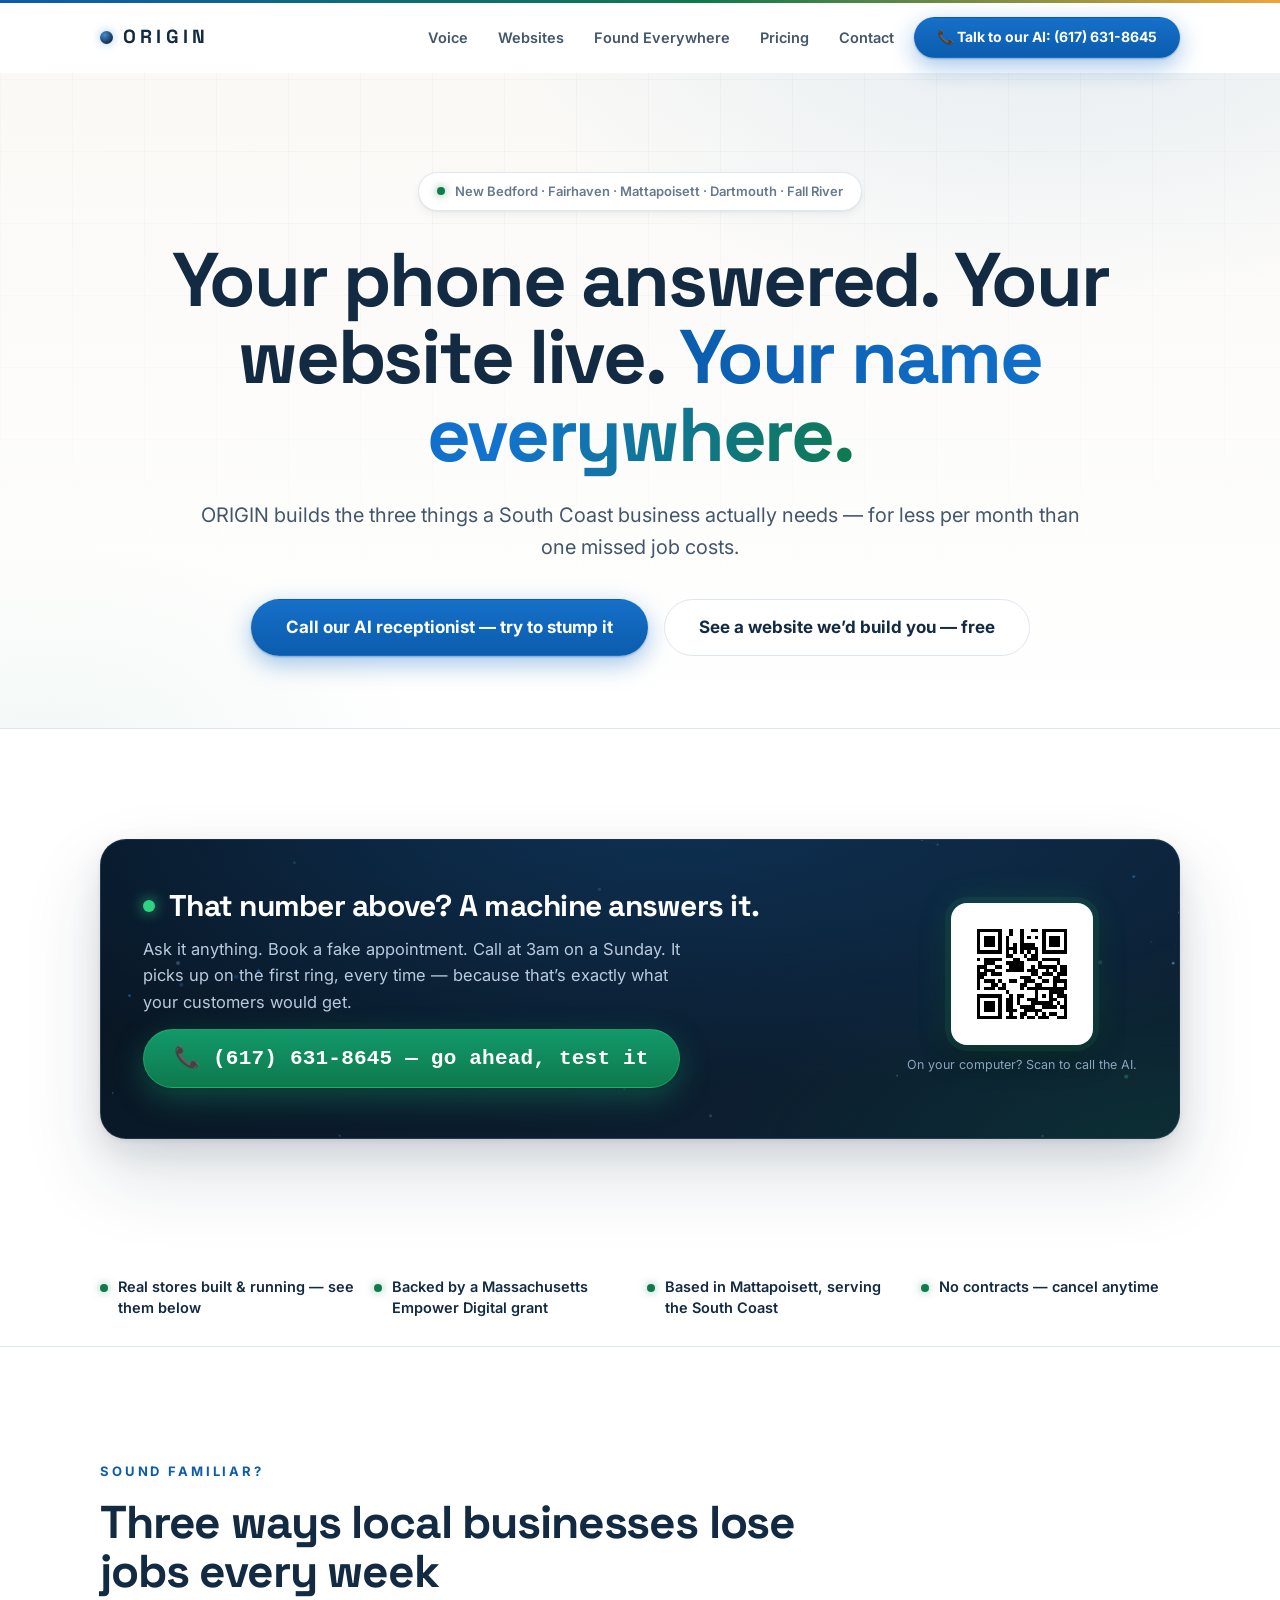
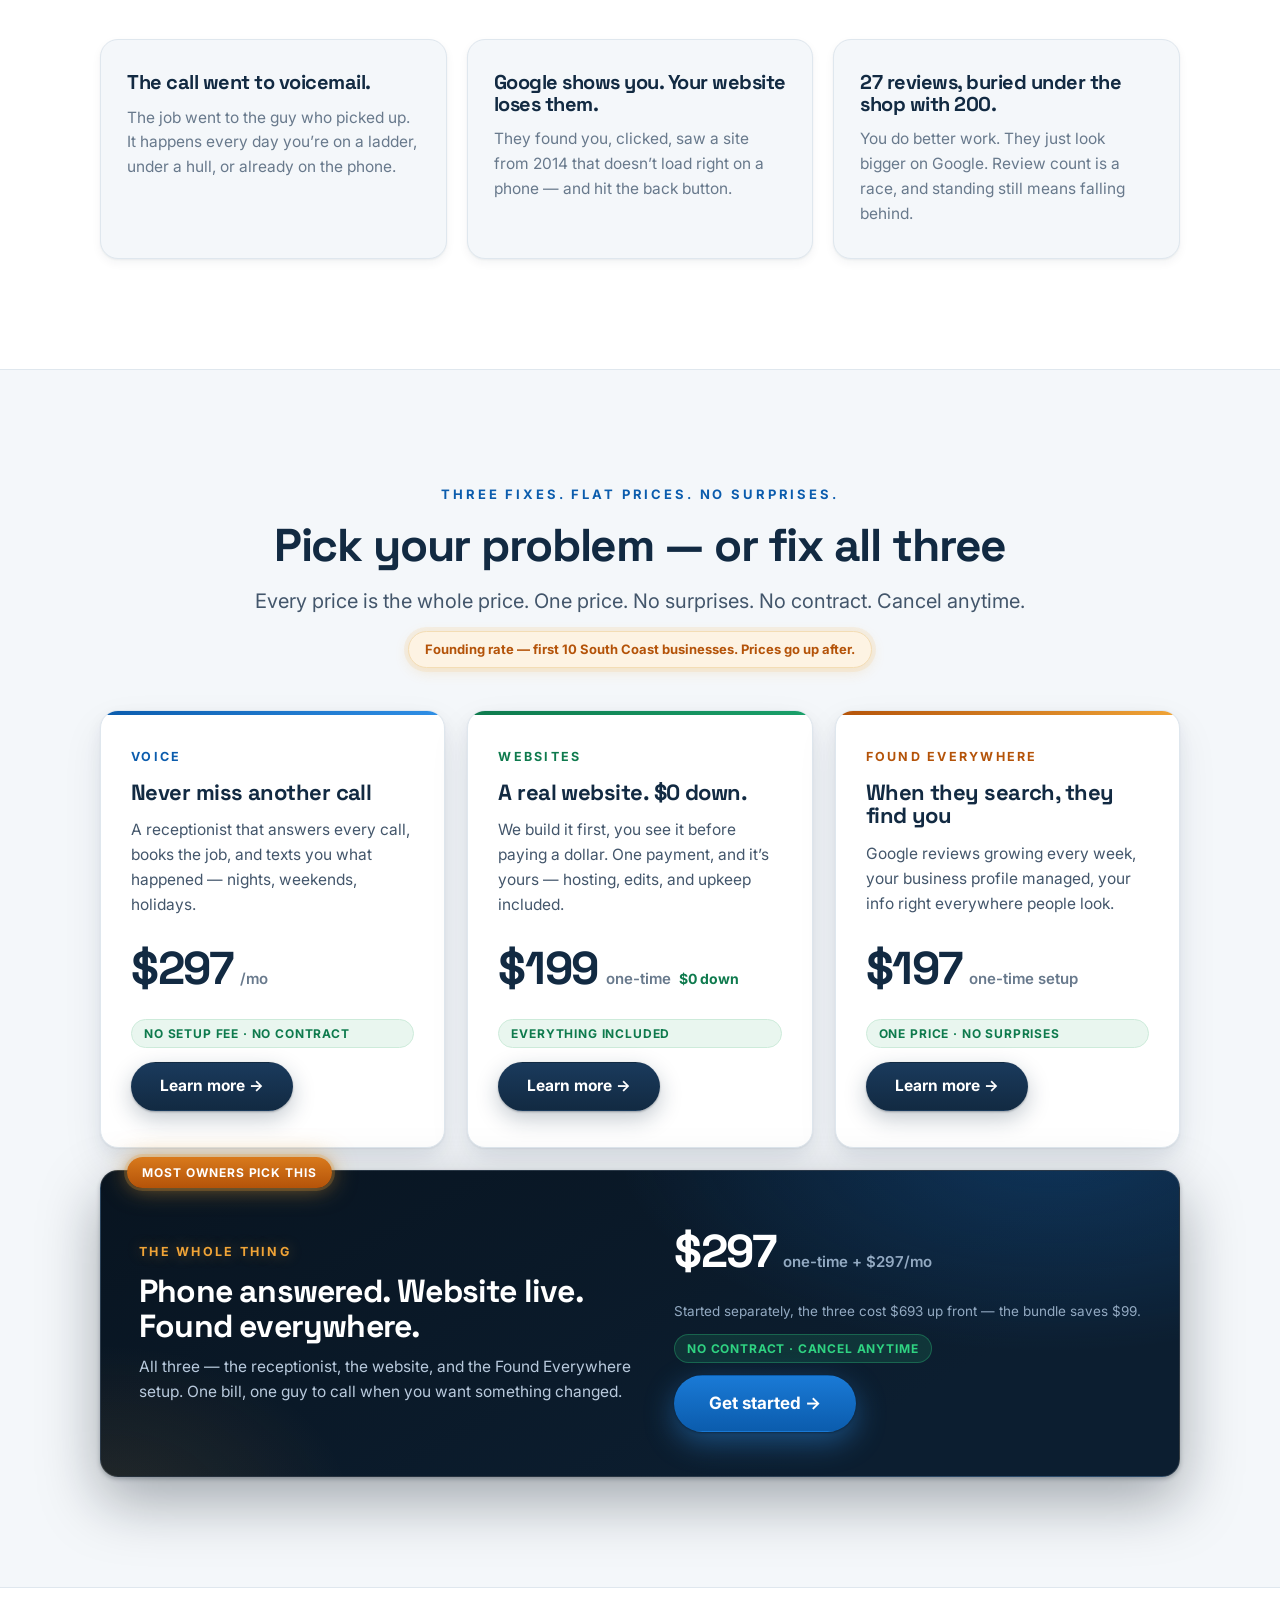
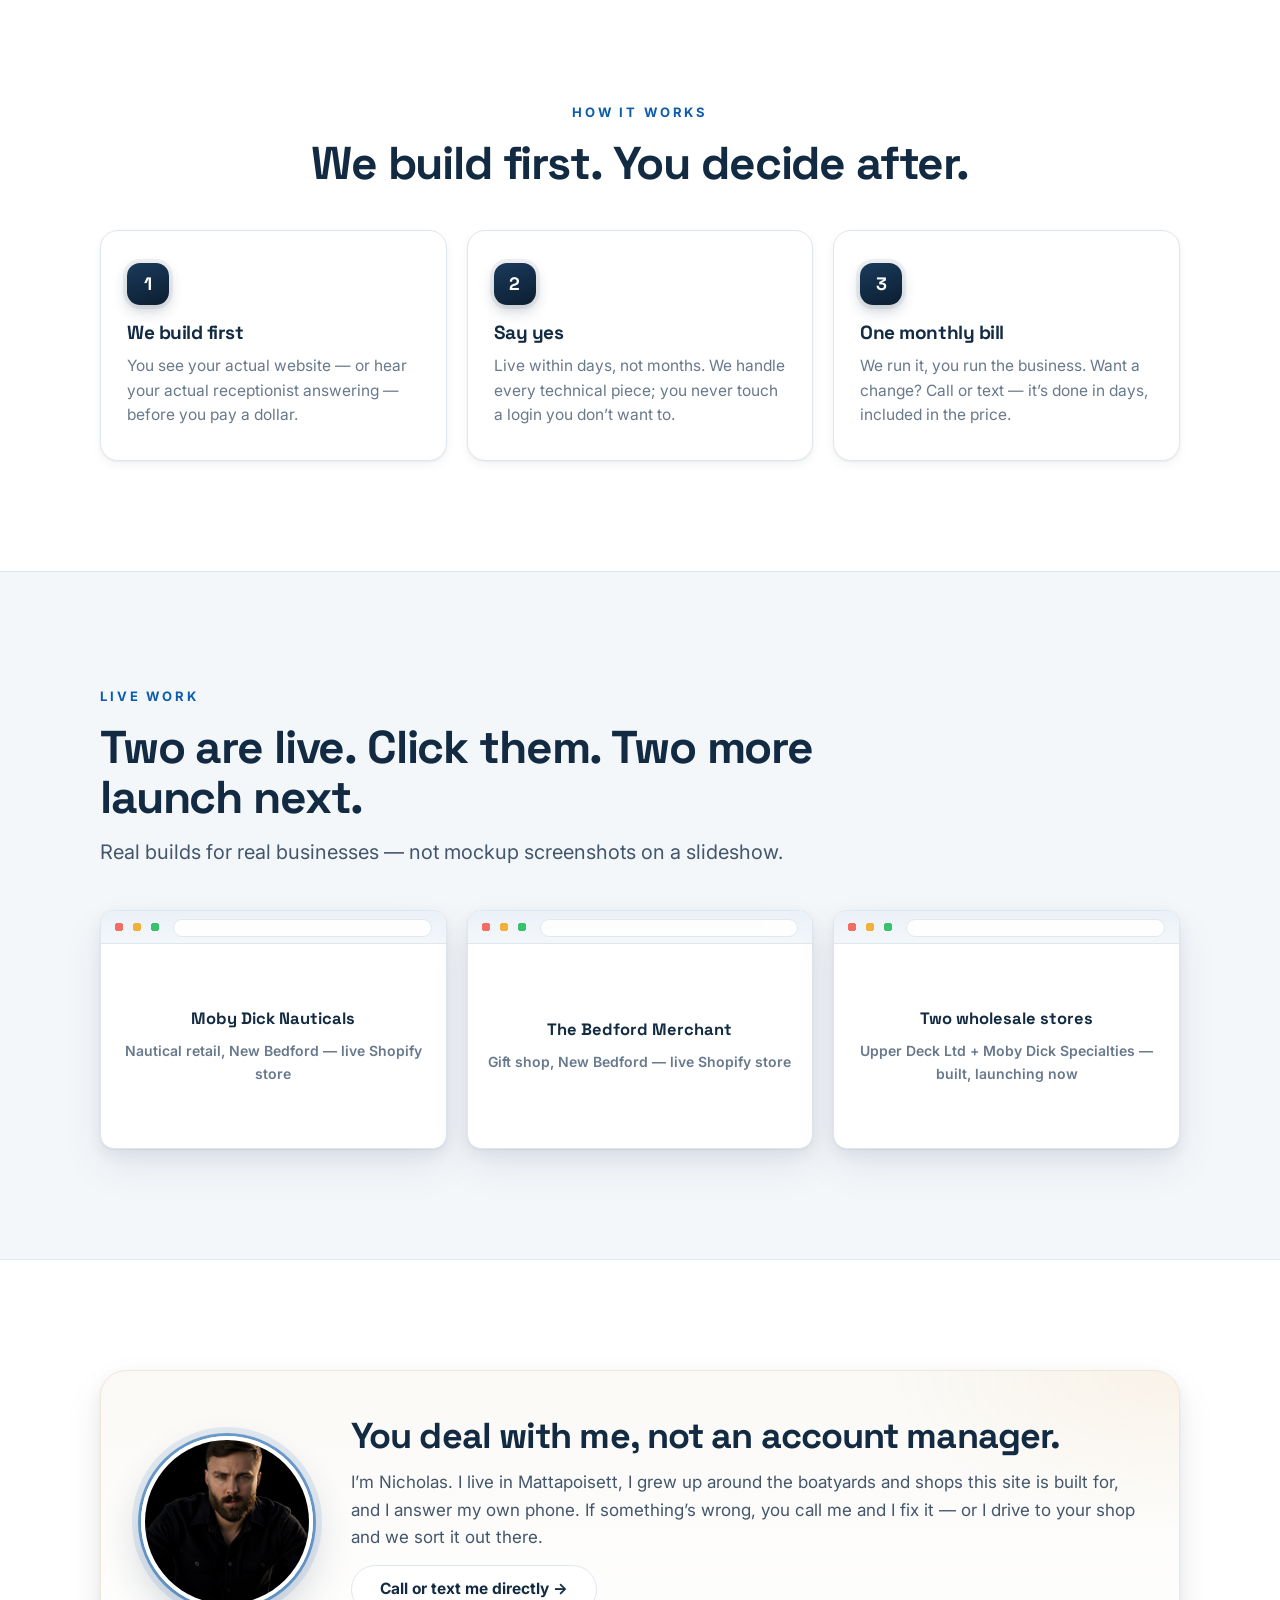
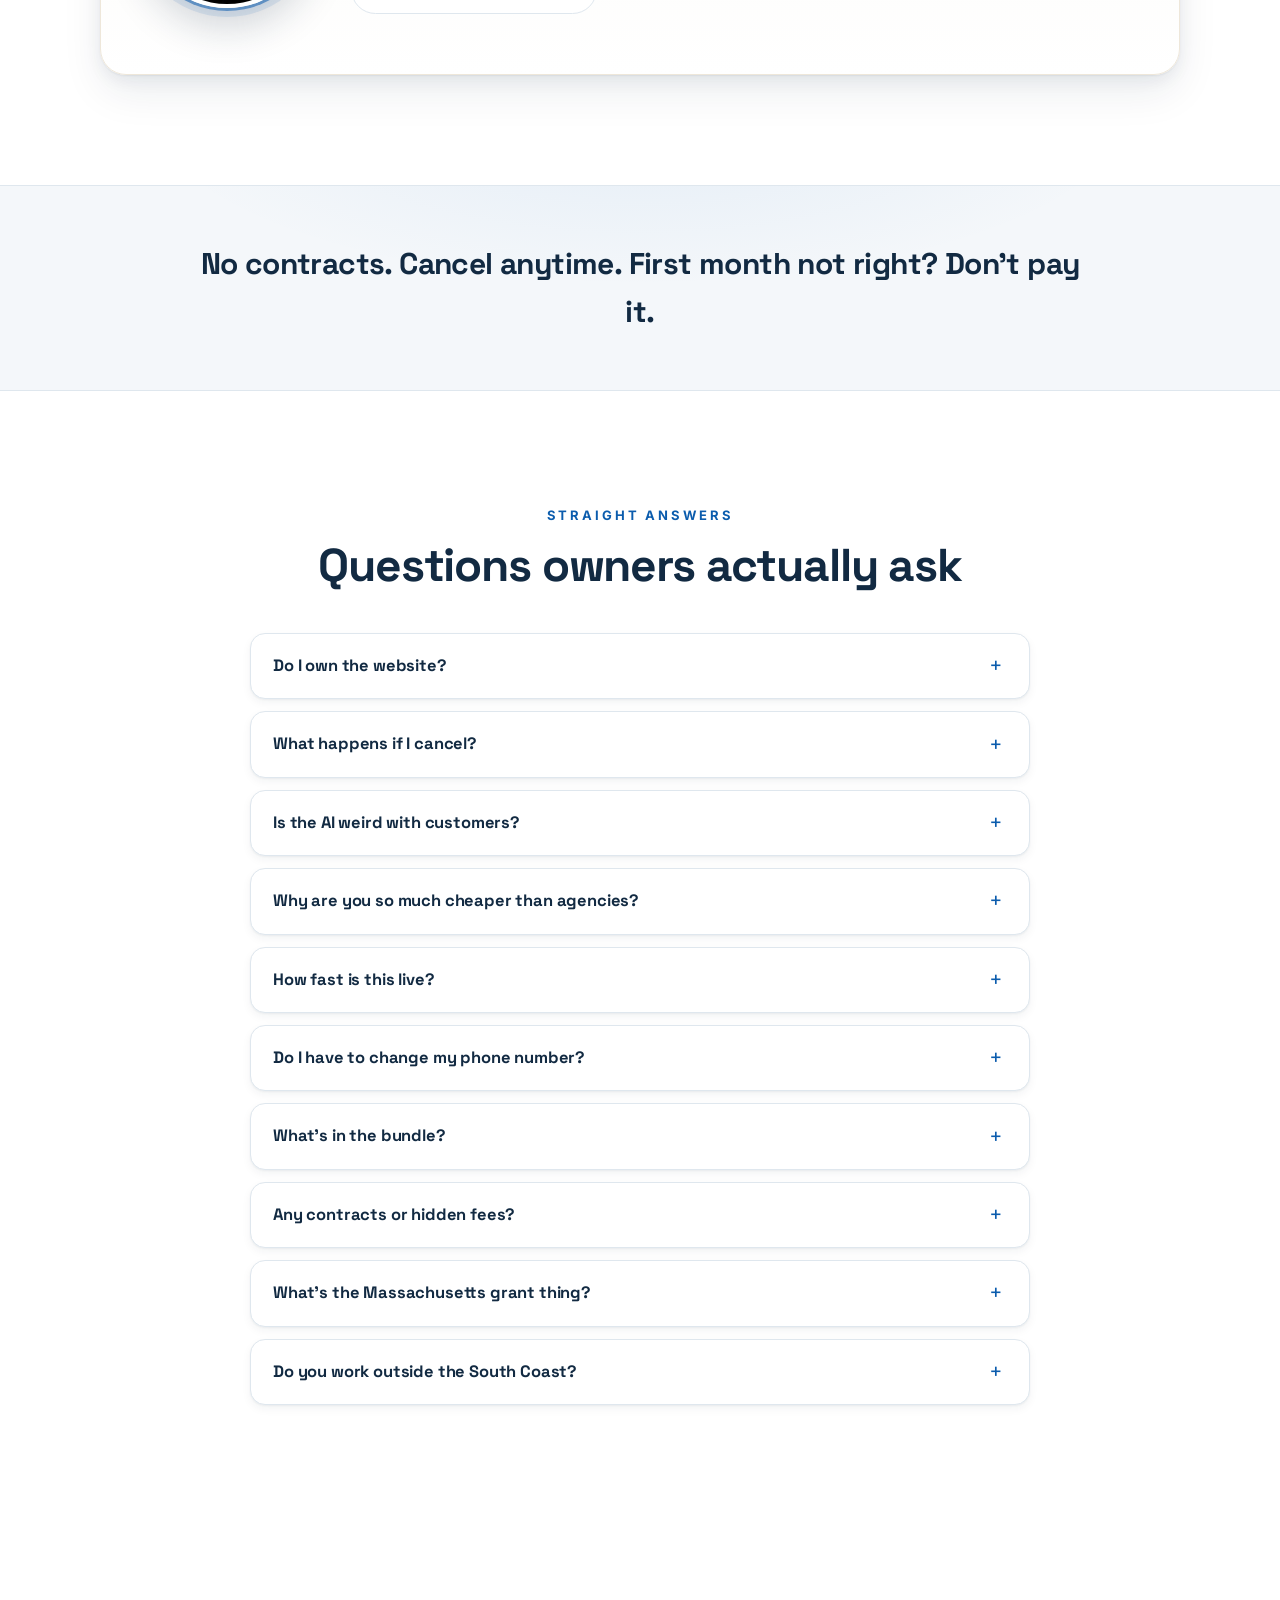
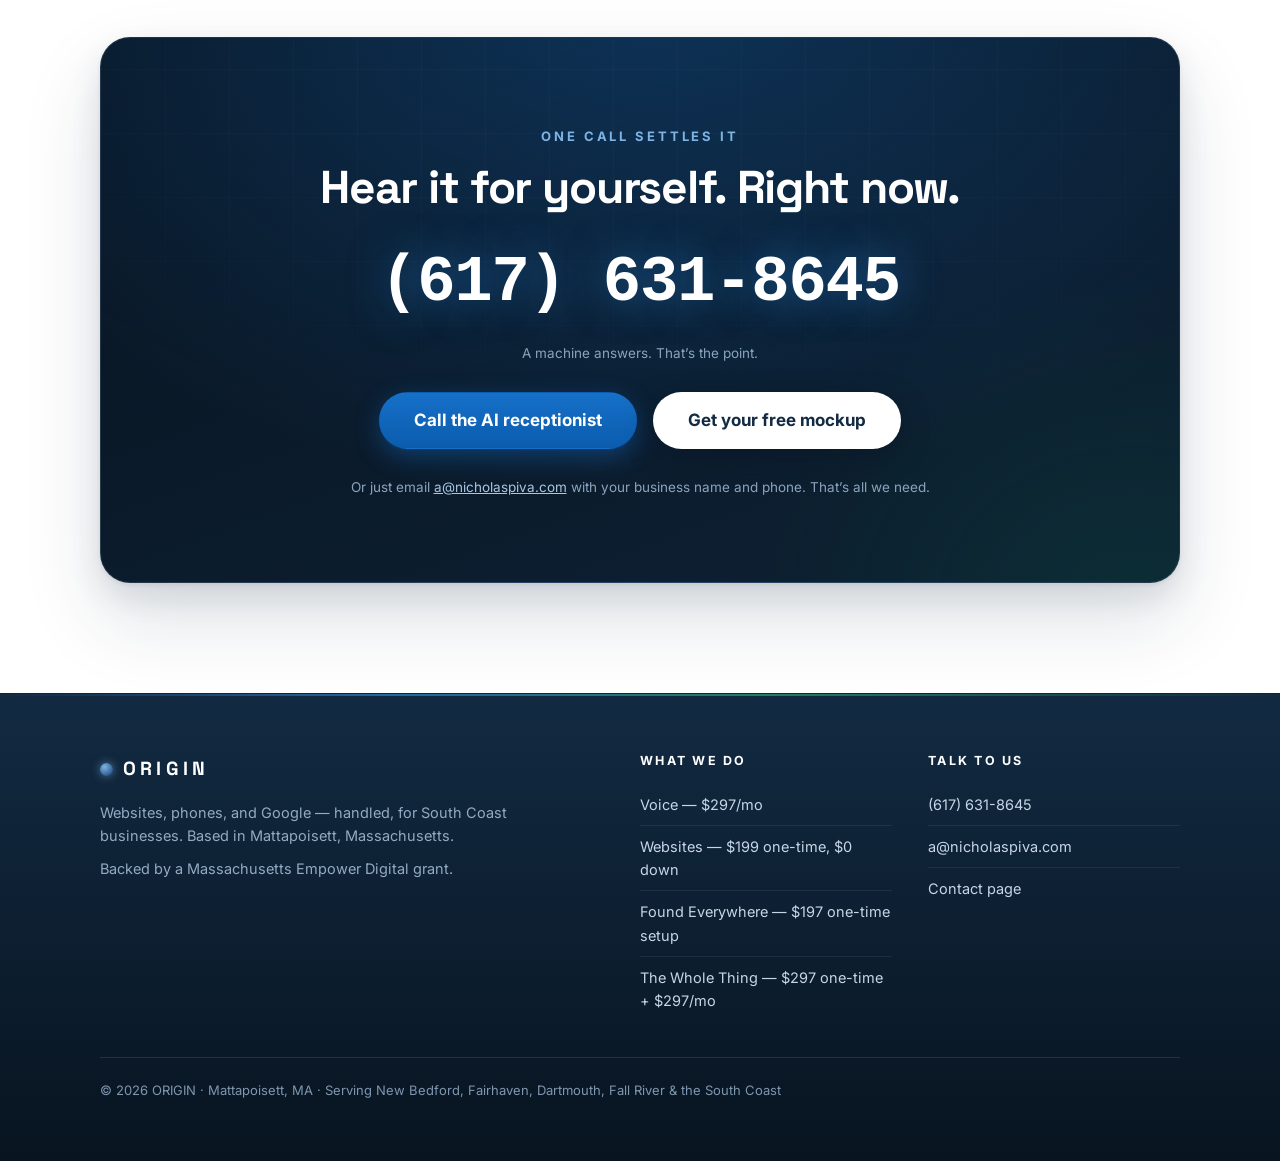
<file: index.html>
<!DOCTYPE html>
<html lang="en">
<head>
<meta charset="UTF-8">
<meta name="viewport" content="width=device-width, initial-scale=1.0">
<title>ORIGIN — Your phone answered. Your website live. Your name everywhere.</title>
<meta name="description" content="ORIGIN builds the three things a South Coast business actually needs: a receptionist that answers every call, a website that's live in days for $0 down, and a Google presence that grows every week. No contracts. Cancel anytime.">
<meta property="og:title" content="ORIGIN — Your phone answered. Your website live. Your name everywhere.">
<meta property="og:description" content="A receptionist that answers every call, a website live in days for $0 down, and a Google presence that grows every week. South Coast, Massachusetts. No contracts.">
<meta property="og:type" content="website">
<meta property="og:image" content="https://heyorigin.ai/assets/og-image.png">
<meta name="twitter:card" content="summary_large_image">
<link rel="canonical" href="https://heyorigin.ai/">
<meta property="og:url" content="https://heyorigin.ai/">
<script type="application/ld+json">
{
  "@context": "https://schema.org",
  "@type": "LocalBusiness",
  "name": "ORIGIN",
  "telephone": "+1-617-631-8645",
  "email": "a@nicholaspiva.com",
  "address": {
    "@type": "PostalAddress",
    "addressLocality": "Mattapoisett",
    "addressRegion": "MA",
    "addressCountry": "US"
  },
  "areaServed": ["New Bedford", "Fairhaven", "Mattapoisett", "Dartmouth", "Fall River"],
  "url": "https://heyorigin.ai",
  "image": "https://heyorigin.ai/assets/og-image.png",
  "priceRange": "$197-$297"
}
</script>
<link rel="icon" href="data:image/svg+xml,%3Csvg xmlns='http://www.w3.org/2000/svg' viewBox='0 0 64 64'%3E%3Ccircle cx='32' cy='32' r='30' fill='%23122a42'/%3E%3Ccircle cx='32' cy='32' r='14' fill='none' stroke='white' stroke-width='7'/%3E%3C/svg%3E">
<link rel="preconnect" href="https://fonts.googleapis.com">
<link rel="preconnect" href="https://fonts.gstatic.com" crossorigin>
<link href="https://fonts.googleapis.com/css2?family=Space+Grotesk:wght@500;700&family=Inter:wght@400;500;600;700&display=swap" rel="stylesheet">
<link rel="stylesheet" href="/assets/style.css">
</head>
<body>

<header class="site-header">
  <div class="header-inner">
    <a class="wordmark" href="/"><span class="mark"></span>ORIGIN</a>
    <nav class="main-nav" aria-label="Main">
      <a href="/voice/">Voice</a>
      <a href="/websites/">Websites</a>
      <a href="/found/">Found Everywhere</a>
      <a href="/#pricing">Pricing</a>
      <a href="/start/">Contact</a>
    </nav>
    <a class="btn btn-call header-call" href="tel:617-631-8645">&#128222; Talk to our AI: (617) 631-8645</a>
    <button class="nav-toggle" aria-expanded="false" aria-controls="mobile-menu">Menu</button>
  </div>
  <nav class="mobile-menu" id="mobile-menu" aria-label="Mobile">
    <a href="/voice/">Voice — the receptionist</a>
    <a href="/websites/">Websites — $0 down</a>
    <a href="/found/">Found Everywhere</a>
    <a href="/#pricing">Pricing</a>
    <a href="/start/">Contact</a>
  </nav>
</header>

<main>

  <!-- 1. HERO -->
  <div class="hero">
    <div class="container">
      <span class="towns">New Bedford &middot; Fairhaven &middot; Mattapoisett &middot; Dartmouth &middot; Fall River</span>
      <h1>Your phone answered. Your website live. <span class="grad">Your name everywhere.</span></h1>
      <p class="lead">ORIGIN builds the three things a South Coast business actually needs &mdash; for less per month than one missed job costs.</p>
      <div class="hero-ctas">
        <a class="btn btn-call btn-lg" href="tel:617-631-8645">Call our AI receptionist &mdash; try to stump it</a>
        <a class="btn btn-ghost btn-lg" href="/websites/">See a website we&rsquo;d build you &mdash; free</a>
      </div>
    </div>
  </div>

  <!-- 2. DARE CARD -->
  <section>
    <div class="container">
      <div class="dare">
        <div class="dare-copy">
          <h3><span class="live-dot" aria-hidden="true"></span>That number above? A machine answers it.</h3>
          <p>Ask it anything. Book a fake appointment. Call at 3am on a Sunday. It picks up on the first ring, every time &mdash; because that&rsquo;s exactly what your customers would get.</p>
          <p class="mt-sm"><a class="btn btn-call" href="tel:617-631-8645">&#128222; (617) 631-8645 &mdash; go ahead, test it</a></p>
        </div>
        <div class="qr">
          <div class="qr-box"><img src="/assets/qr-demo-line.png" alt="QR code that dials the ORIGIN AI demo line"></div>
          On your computer? Scan to call the AI.
        </div>
      </div>
    </div>
  </section>

  <!-- 3. RECEIPTS STRIP -->
  <div class="receipts">
    <ul>
      <li>Real stores built &amp; running &mdash; see them below</li>
      <li>Backed by a Massachusetts Empower Digital grant</li>
      <li>Based in Mattapoisett, serving the South Coast</li>
      <li>No contracts &mdash; cancel anytime</li>
    </ul>
  </div>

  <!-- 4. PROBLEM BLOCK -->
  <section>
    <div class="container">
      <div class="section-head">
        <span class="kicker">Sound familiar?</span>
        <h2>Three ways local businesses lose jobs every week</h2>
      </div>
      <div class="punches">
        <div class="punch">
          <h3>The call went to voicemail.</h3>
          <p>The job went to the guy who picked up. It happens every day you&rsquo;re on a ladder, under a hull, or already on the phone.</p>
        </div>
        <div class="punch">
          <h3>Google shows you. Your website loses them.</h3>
          <p>They found you, clicked, saw a site from 2014 that doesn&rsquo;t load right on a phone &mdash; and hit the back button.</p>
        </div>
        <div class="punch">
          <h3>27 reviews, buried under the shop with 200.</h3>
          <p>You do better work. They just look bigger on Google. Review count is a race, and standing still means falling behind.</p>
        </div>
      </div>
    </div>
  </section>

  <!-- 5. THE 3 SKUs + BUNDLE -->
  <section id="pricing" style="background:var(--panel);border-top:1px solid var(--line);border-bottom:1px solid var(--line)">
    <div class="container">
      <div class="section-head center">
        <span class="kicker">Three fixes. Flat prices. No surprises.</span>
        <h2>Pick your problem &mdash; or fix all three</h2>
        <p class="lead mt-sm">Every price is the whole price. One price. No surprises. No contract. Cancel anytime.</p>
        <p class="mt-sm"><span class="founding">Founding rate &mdash; first 10 South Coast businesses. Prices go up after.</span></p>
      </div>
      <div class="skus">

        <div class="sku">
          <span class="sku-name">Voice</span>
          <h3>Never miss another call</h3>
          <p class="outcome">A receptionist that answers every call, books the job, and texts you what happened &mdash; nights, weekends, holidays.</p>
          <div class="price"><span class="num">$297</span><span class="per">/mo</span></div>
          <span class="no-contract">No setup fee &middot; No contract</span>
          <a class="btn btn-primary" href="/voice/">Learn more &rarr;</a>
        </div>

        <div class="sku">
          <span class="sku-name">Websites</span>
          <h3>A real website. $0 down.</h3>
          <p class="outcome">We build it first, you see it before paying a dollar. One payment, and it&rsquo;s yours &mdash; hosting, edits, and upkeep included.</p>
          <div class="price"><span class="num">$199</span><span class="per">one-time</span><span class="down">$0 down</span></div>
          <span class="no-contract">Everything included</span>
          <a class="btn btn-primary" href="/websites/">Learn more &rarr;</a>
        </div>

        <div class="sku">
          <span class="sku-name">Found Everywhere</span>
          <h3>When they search, they find you</h3>
          <p class="outcome">Google reviews growing every week, your business profile managed, your info right everywhere people look.</p>
          <div class="price"><span class="num">$197</span><span class="per">one-time setup</span></div>
          <span class="no-contract">One price &middot; No surprises</span>
          <a class="btn btn-primary" href="/found/">Learn more &rarr;</a>
        </div>

        <div class="sku bundle">
          <span class="badge">Most owners pick this</span>
          <div class="bundle-left">
            <span class="sku-name">The Whole Thing</span>
            <h3>Phone answered. Website live. Found everywhere.</h3>
            <p class="outcome">All three &mdash; the receptionist, the website, and the Found Everywhere setup. One bill, one guy to call when you want something changed.</p>
          </div>
          <div class="bundle-right">
            <div class="price"><span class="num">$297</span><span class="per">one-time + $297/mo</span></div>
            <p class="fineprint">Started separately, the three cost $693 up front &mdash; the bundle saves $99.</p>
            <span class="no-contract">No contract &middot; Cancel anytime</span>
            <a class="btn btn-primary btn-lg" href="/start/">Get started &rarr;</a>
          </div>
        </div>

      </div>
    </div>
  </section>

  <!-- 6. HOW IT WORKS -->
  <section>
    <div class="container">
      <div class="section-head center">
        <span class="kicker">How it works</span>
        <h2>We build first. You decide after.</h2>
      </div>
      <div class="steps">
        <div class="step">
          <div class="n">1</div>
          <h3>We build first</h3>
          <p>You see your actual website &mdash; or hear your actual receptionist answering &mdash; before you pay a dollar.</p>
        </div>
        <div class="step">
          <div class="n">2</div>
          <h3>Say yes</h3>
          <p>Live within days, not months. We handle every technical piece; you never touch a login you don&rsquo;t want to.</p>
        </div>
        <div class="step">
          <div class="n">3</div>
          <h3>One monthly bill</h3>
          <p>We run it, you run the business. Want a change? Call or text &mdash; it&rsquo;s done in days, included in the price.</p>
        </div>
      </div>
    </div>
  </section>

  <!-- 7. LIVE WORK -->
  <section style="background:var(--panel);border-top:1px solid var(--line);border-bottom:1px solid var(--line)">
    <div class="container">
      <div class="section-head">
        <span class="kicker">Live work</span>
        <h2>Two are live. Click them. Two more launch next.</h2>
        <p class="lead mt-sm">Real builds for real businesses &mdash; not mockup screenshots on a slideshow.</p>
      </div>
      <div class="work-grid">
        <a class="work-card" href="https://mobydicknauticals.com" target="_blank" rel="noopener"><span class="wc-name">Moby Dick Nauticals</span>Nautical retail, New Bedford &mdash; live Shopify store</a>
        <a class="work-card" href="https://www.bedfordmerchant.com" target="_blank" rel="noopener"><span class="wc-name">The Bedford Merchant</span>Gift shop, New Bedford &mdash; live Shopify store</a>
        <span class="work-card"><span class="wc-name">Two wholesale stores</span>Upper Deck Ltd + Moby Dick Specialties &mdash; built, launching now</span>
      </div>
    </div>
  </section>

  <!-- 8. FOUNDER -->
  <section>
    <div class="container">
      <div class="founder">
        <img class="photo" src="/assets/nicholas.jpg" alt="Nicholas Piva">
        <div class="founder-copy">
          <h2>You deal with me, not an account manager.</h2>
          <p>I&rsquo;m Nicholas. I live in Mattapoisett, I grew up around the boatyards and shops this site is built for, and I answer my own phone. If something&rsquo;s wrong, you call me and I fix it &mdash; or I drive to your shop and we sort it out there.</p>
          <p><a class="btn btn-ghost" href="/start/">Call or text me directly &rarr;</a></p>
        </div>
      </div>
    </div>
  </section>

  <!-- 9. GUARANTEE BAR -->
  <div class="guarantee">
    <p>No contracts. Cancel anytime. First month not right? Don&rsquo;t pay it.</p>
  </div>

  <!-- 10. FAQ -->
  <section>
    <div class="container">
      <div class="section-head center">
        <span class="kicker">Straight answers</span>
        <h2>Questions owners actually ask</h2>
      </div>
      <div class="faq">
        <details>
          <summary>Do I own the website?</summary>
          <p>You can buy it out any time &mdash; one payment and the whole site is yours, files and all. Most owners keep the subscription instead, because hosting, edits, and upkeep stay our problem, not yours.</p>
        </details>
        <details>
          <summary>What happens if I cancel?</summary>
          <p>You cancel, we stop billing, that&rsquo;s it. No cancellation fee, no 30-page contract, no hard feelings. If you&rsquo;re on the website plan, you can buy the site out on the way, or let it go dark.</p>
        </details>
        <details>
          <summary>Is the AI weird with customers?</summary>
          <p>You tell us &mdash; call it: (617) 631-8645. It answers politely, books appointments, takes messages, and hands anything strange straight to you. Your customers just hear a phone that always gets picked up.</p>
        </details>
        <details>
          <summary>Why are you so much cheaper than agencies?</summary>
          <p>Agencies bill for meetings, account managers, and offices. We build with modern tools, sell three fixed packages instead of custom proposals, and keep zero overhead. You pay for the work, not the theater.</p>
        </details>
        <details>
          <summary>How fast is this live?</summary>
          <p>Websites: days, not months &mdash; we usually show you a finished draft before you&rsquo;ve paid anything. The phone receptionist: typically inside a week, trained on your services, prices, and hours.</p>
        </details>
        <details>
          <summary>Do I have to change my phone number?</summary>
          <p>No. Your number stays exactly the same. Calls you can&rsquo;t take get answered instead of hitting voicemail. You can start with just nights and weekends if you want.</p>
        </details>
        <details>
          <summary>What&rsquo;s in the bundle?</summary>
          <p>All three: the receptionist ($297/mo), the website ($199 one-time), and the Found Everywhere setup ($197 one-time). Started separately, that&rsquo;s $693 up front. The bundle is $297 one-time + $297/mo &mdash; $99 less to start, one bill, one point of contact.</p>
        </details>
        <details>
          <summary>Any contracts or hidden fees?</summary>
          <p>None. Every price on this page is the whole price &mdash; one price, no surprises. The website and Found Everywhere are one-time payments; the receptionist is month to month, cancel anytime. We&rsquo;d rather earn next month than lock you into it.</p>
        </details>
        <details>
          <summary>What&rsquo;s the Massachusetts grant thing?</summary>
          <p>ORIGIN is backed by a Massachusetts Empower Digital grant &mdash; a state small-business program. It means the Commonwealth put real money behind this business, and depending on your situation there may be grant help for yours too. Ask us.</p>
        </details>
        <details>
          <summary>Do you work outside the South Coast?</summary>
          <p>The focus is New Bedford, Fairhaven, Mattapoisett, Dartmouth, Fall River, and the towns between. If you&rsquo;re nearby, reach out anyway &mdash; worst case we say it&rsquo;s too far to drive to your shop, which is rare.</p>
        </details>
      </div>
    </div>
  </section>

  <!-- 11. FINAL CTA -->
  <section class="final-cta">
    <div class="container">
      <span class="kicker">One call settles it</span>
      <h2>Hear it for yourself. Right now.</h2>
      <span class="big-number"><a href="tel:617-631-8645">(617) 631-8645</a></span>
      <p class="fineprint">A machine answers. That&rsquo;s the point.</p>
      <div class="ctas">
        <a class="btn btn-call btn-lg" href="tel:617-631-8645">Call the AI receptionist</a>
        <a class="btn btn-primary btn-lg" href="/start/#form">Get your free mockup</a>
      </div>
      <p class="fineprint mt-md">Or just email <a href="mailto:a@nicholaspiva.com">a@nicholaspiva.com</a> with your business name and phone. That&rsquo;s all we need.</p>
    </div>
  </section>

</main>

<footer class="site-footer">
  <div class="container">
    <div>
      <a class="wordmark" href="/"><span class="mark"></span>ORIGIN</a>
      <p>Websites, phones, and Google &mdash; handled, for South Coast businesses. Based in Mattapoisett, Massachusetts.</p>
      <p>Backed by a Massachusetts Empower Digital grant.</p>
    </div>
    <div>
      <h4>What we do</h4>
      <ul>
        <li><a href="/voice/">Voice &mdash; $297/mo</a></li>
        <li><a href="/websites/">Websites &mdash; $199 one-time, $0 down</a></li>
        <li><a href="/found/">Found Everywhere &mdash; $197 one-time setup</a></li>
        <li><a href="/#pricing">The Whole Thing &mdash; $297 one-time + $297/mo</a></li>
      </ul>
    </div>
    <div>
      <h4>Talk to us</h4>
      <ul>
        <li><a href="tel:617-631-8645">(617) 631-8645</a></li>
        <li><a href="mailto:a@nicholaspiva.com">a@nicholaspiva.com</a></li>
        <li><a href="/start/">Contact page</a></li>
      </ul>
    </div>
    <div class="legal">&copy; <span data-year>2026</span> ORIGIN &middot; Mattapoisett, MA &middot; Serving New Bedford, Fairhaven, Dartmouth, Fall River &amp; the South Coast</div>
  </div>
</footer>

<div class="mobile-bar">
  <a class="btn btn-call" href="tel:617-631-8645">&#128222; Call the AI</a>
  <a class="btn btn-primary" href="/start/">Get my free mockup</a>
</div>

<script src="/assets/site.js"></script>
</body>
</html>
</file>
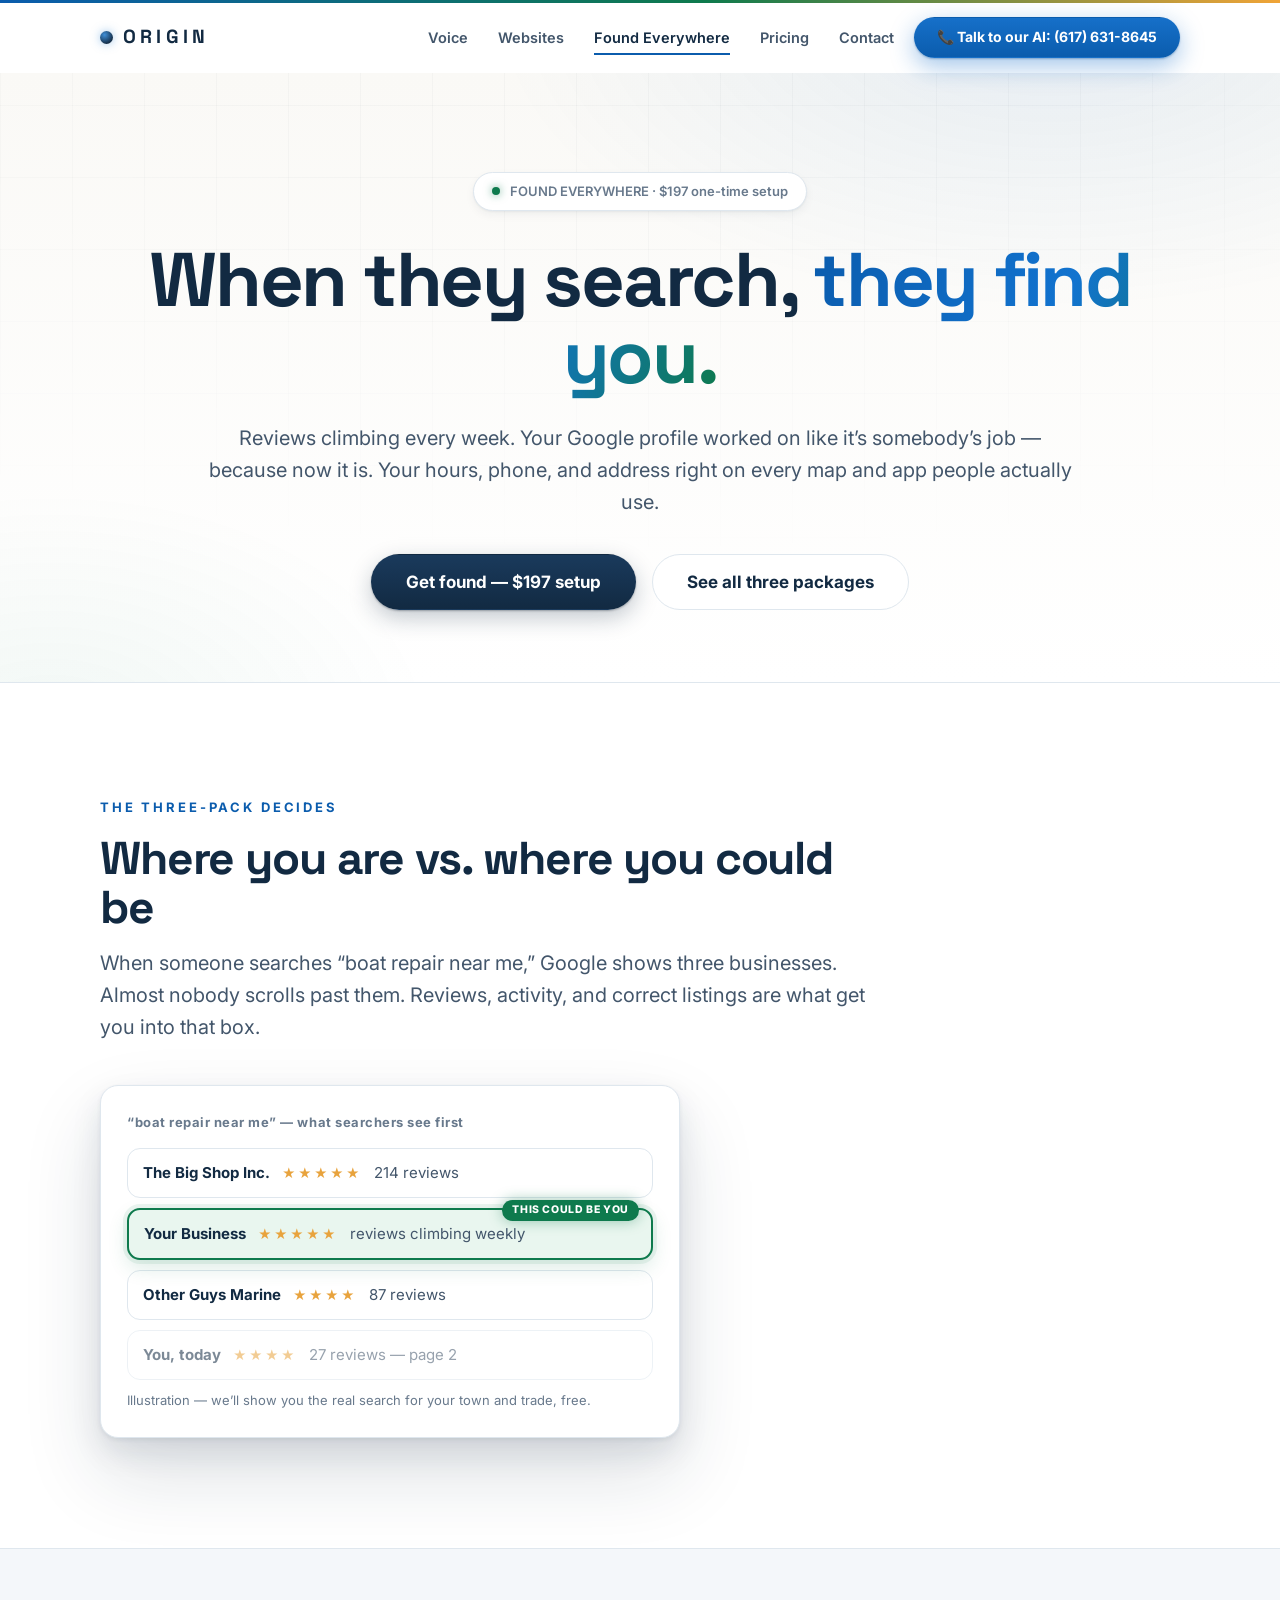
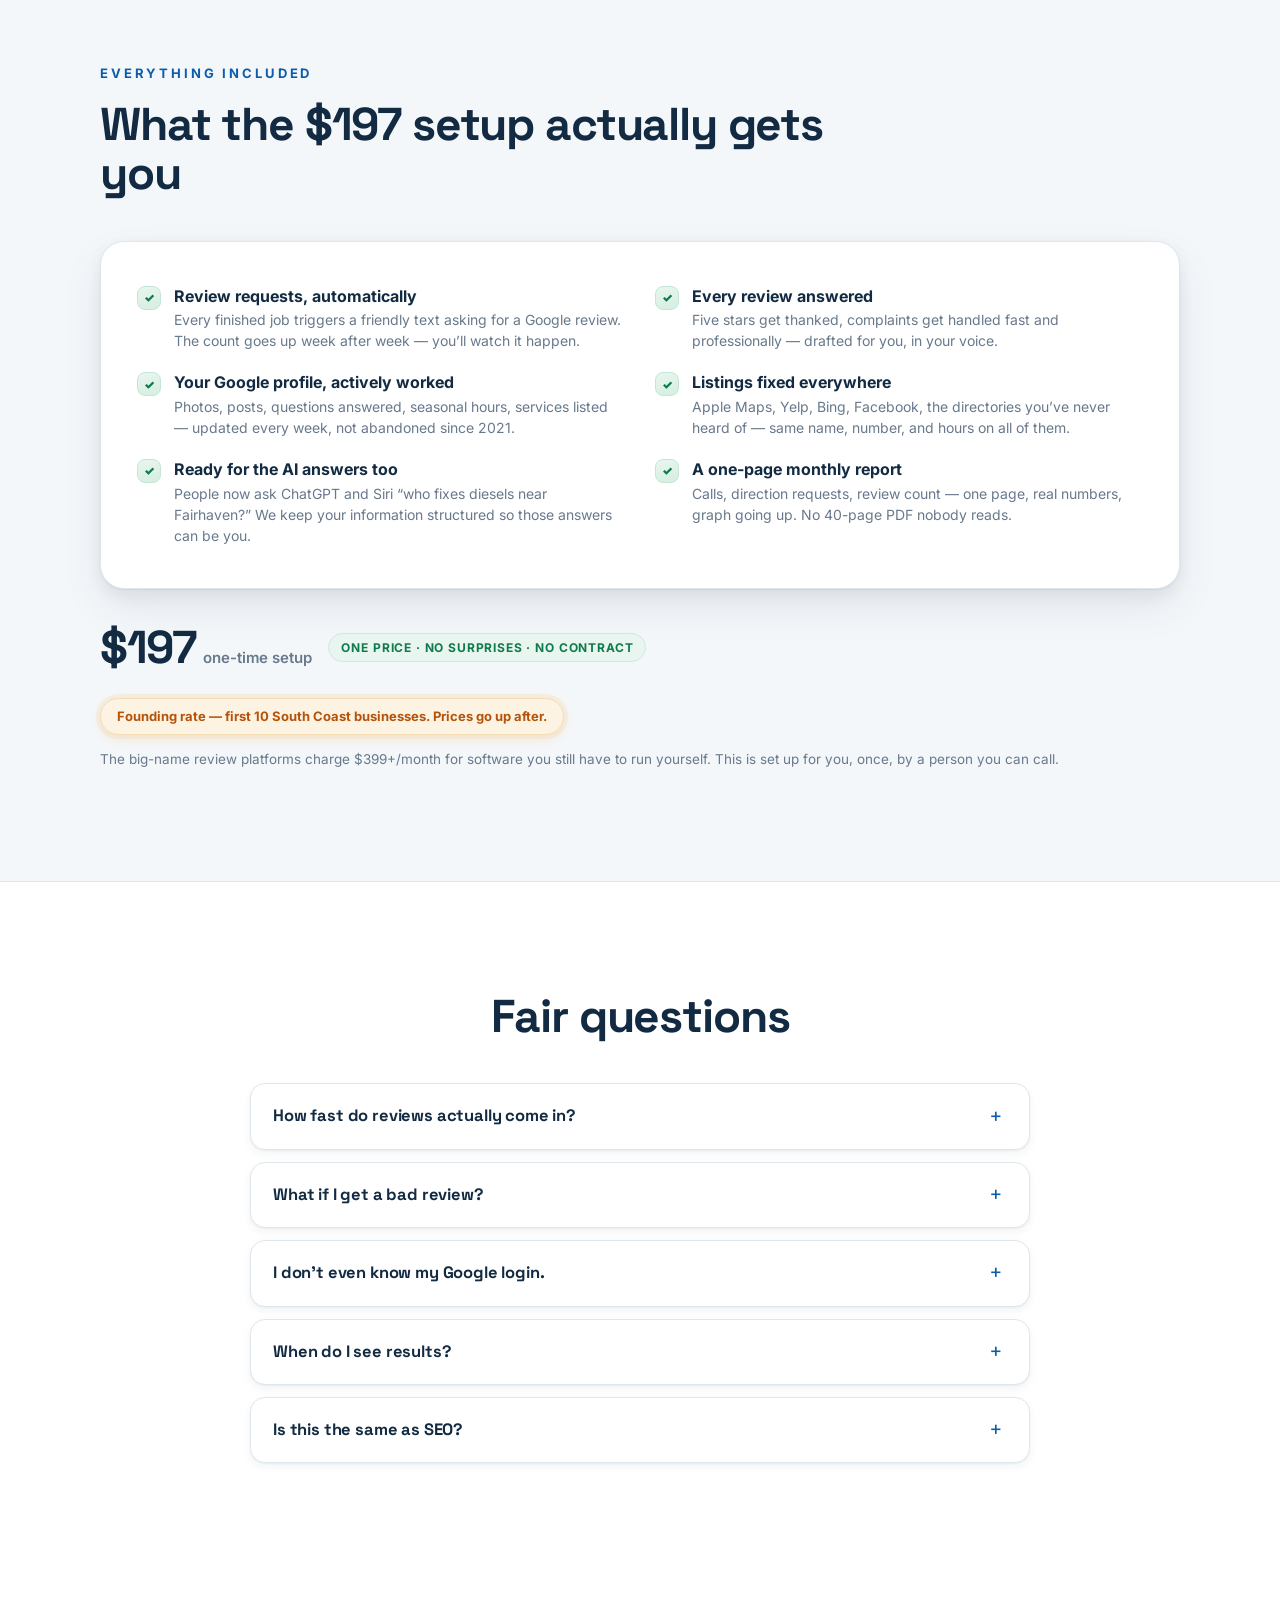
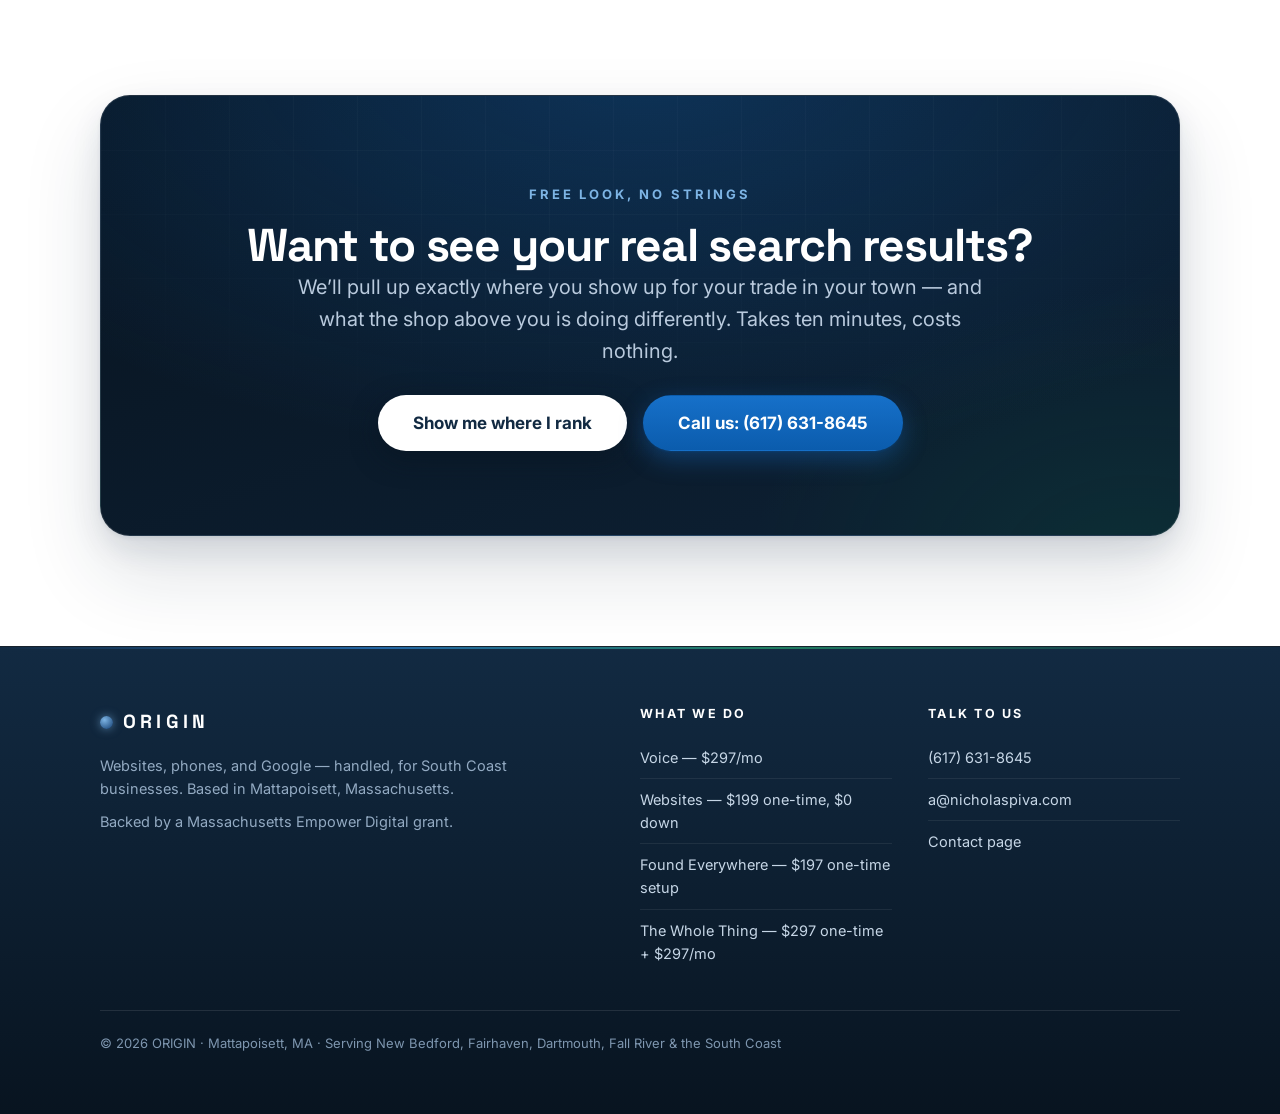
<file: found/index.html>
<!DOCTYPE html>
<html lang="en">
<head>
<meta charset="UTF-8">
<meta name="viewport" content="width=device-width, initial-scale=1.0">
<title>Found Everywhere — reviews, Google, listings | ORIGIN</title>
<meta name="description" content="Google reviews growing every week, your business profile managed, your info right everywhere people look — including when they ask AI assistants. $197 one-time setup.">
<meta property="og:title" content="Found Everywhere — reviews, Google, listings | ORIGIN">
<meta property="og:description" content="Google reviews growing every week, your business profile managed, your info right everywhere people look — including when they ask AI assistants. $197 one-time setup.">
<meta property="og:type" content="website">
<meta property="og:image" content="https://heyorigin.ai/assets/og-image.png">
<meta name="twitter:card" content="summary_large_image">
<link rel="canonical" href="https://heyorigin.ai/found/">
<meta property="og:url" content="https://heyorigin.ai/found/">
<link rel="icon" href="data:image/svg+xml,%3Csvg xmlns='http://www.w3.org/2000/svg' viewBox='0 0 64 64'%3E%3Ccircle cx='32' cy='32' r='30' fill='%23122a42'/%3E%3Ccircle cx='32' cy='32' r='14' fill='none' stroke='white' stroke-width='7'/%3E%3C/svg%3E">
<link rel="preconnect" href="https://fonts.googleapis.com">
<link rel="preconnect" href="https://fonts.gstatic.com" crossorigin>
<link href="https://fonts.googleapis.com/css2?family=Space+Grotesk:wght@500;700&family=Inter:wght@400;500;600;700&display=swap" rel="stylesheet">
<link rel="stylesheet" href="/assets/style.css">
</head>
<body>

<header class="site-header">
  <div class="header-inner">
    <a class="wordmark" href="/"><span class="mark"></span>ORIGIN</a>
    <nav class="main-nav" aria-label="Main">
      <a href="/voice/">Voice</a>
      <a href="/websites/">Websites</a>
      <a href="/found/" aria-current="page">Found Everywhere</a>
      <a href="/#pricing">Pricing</a>
      <a href="/start/">Contact</a>
    </nav>
    <a class="btn btn-call header-call" href="tel:617-631-8645">&#128222; Talk to our AI: (617) 631-8645</a>
    <button class="nav-toggle" aria-expanded="false" aria-controls="mobile-menu">Menu</button>
  </div>
  <nav class="mobile-menu" id="mobile-menu" aria-label="Mobile">
    <a href="/voice/">Voice — the receptionist</a>
    <a href="/websites/">Websites — $0 down</a>
    <a href="/found/">Found Everywhere</a>
    <a href="/#pricing">Pricing</a>
    <a href="/start/">Contact</a>
  </nav>
</header>

<main>

  <!-- HERO -->
  <div class="hero">
    <div class="container">
      <span class="towns">FOUND EVERYWHERE &middot; $197 one-time setup</span>
      <h1>When they search, <span class="grad">they find you.</span></h1>
      <p class="lead">Reviews climbing every week. Your Google profile worked on like it&rsquo;s somebody&rsquo;s job &mdash; because now it is. Your hours, phone, and address right on every map and app people actually use.</p>
      <div class="hero-ctas">
        <a class="btn btn-primary btn-lg" href="/start/">Get found &mdash; $197 setup</a>
        <a class="btn btn-ghost btn-lg" href="/#pricing">See all three packages</a>
      </div>
    </div>
  </div>

  <!-- WHERE YOU ARE VS WHERE YOU COULD BE -->
  <section>
    <div class="container">
      <div class="section-head">
        <span class="kicker">The three-pack decides</span>
        <h2>Where you are vs. where you could be</h2>
        <p class="lead mt-sm">When someone searches &ldquo;boat repair near me,&rdquo; Google shows three businesses. Almost nobody scrolls past them. Reviews, activity, and correct listings are what get you into that box.</p>
      </div>
      <!-- Stylized illustration — not a real Google screenshot. Replace with a permission-cleared real one when a client win exists. -->
      <div class="mappack">
        <div class="mp-title">&ldquo;boat repair near me&rdquo; &mdash; what searchers see first</div>
        <div class="mp-row"><span class="mp-name">The Big Shop Inc.</span><span class="stars">&#9733;&#9733;&#9733;&#9733;&#9733;</span> 214 reviews</div>
        <div class="mp-row you"><span class="mp-name">Your Business</span><span class="stars">&#9733;&#9733;&#9733;&#9733;&#9733;</span> reviews climbing weekly</div>
        <div class="mp-row"><span class="mp-name">Other Guys Marine</span><span class="stars">&#9733;&#9733;&#9733;&#9733;</span> 87 reviews</div>
        <div class="mp-row buried"><span class="mp-name">You, today</span><span class="stars">&#9733;&#9733;&#9733;&#9733;</span> 27 reviews &mdash; page 2</div>
        <p class="mp-note">Illustration &mdash; we&rsquo;ll show you the real search for your town and trade, free.</p>
      </div>
    </div>
  </section>

  <!-- WHAT'S INCLUDED -->
  <section style="background:var(--panel);border-top:1px solid var(--line);border-bottom:1px solid var(--line)">
    <div class="container">
      <div class="section-head">
        <span class="kicker">Everything included</span>
        <h2>What the $197 setup actually gets you</h2>
      </div>
      <div class="included">
        <ul>
          <li><span class="tick">&#10003;</span><span><b>Review requests, automatically</b><small>Every finished job triggers a friendly text asking for a Google review. The count goes up week after week &mdash; you&rsquo;ll watch it happen.</small></span></li>
          <li><span class="tick">&#10003;</span><span><b>Every review answered</b><small>Five stars get thanked, complaints get handled fast and professionally &mdash; drafted for you, in your voice.</small></span></li>
          <li><span class="tick">&#10003;</span><span><b>Your Google profile, actively worked</b><small>Photos, posts, questions answered, seasonal hours, services listed &mdash; updated every week, not abandoned since 2021.</small></span></li>
          <li><span class="tick">&#10003;</span><span><b>Listings fixed everywhere</b><small>Apple Maps, Yelp, Bing, Facebook, the directories you&rsquo;ve never heard of &mdash; same name, number, and hours on all of them.</small></span></li>
          <li><span class="tick">&#10003;</span><span><b>Ready for the AI answers too</b><small>People now ask ChatGPT and Siri &ldquo;who fixes diesels near Fairhaven?&rdquo; We keep your information structured so those answers can be you.</small></span></li>
          <li><span class="tick">&#10003;</span><span><b>A one-page monthly report</b><small>Calls, direction requests, review count &mdash; one page, real numbers, graph going up. No 40-page PDF nobody reads.</small></span></li>
        </ul>
      </div>
      <div class="price-line">
        <div class="price"><span class="num">$197</span><span class="per">one-time setup</span></div>
        <span class="no-contract">One price &middot; No surprises &middot; No contract</span>
      </div>
      <p class="mt-sm"><span class="founding">Founding rate &mdash; first 10 South Coast businesses. Prices go up after.</span></p>
      <p class="fineprint mt-sm">The big-name review platforms charge $399+/month for software you still have to run yourself. This is set up for you, once, by a person you can call.</p>
    </div>
  </section>

  <!-- MINI FAQ -->
  <section>
    <div class="container">
      <div class="section-head center">
        <h2>Fair questions</h2>
      </div>
      <div class="faq">
        <details>
          <summary>How fast do reviews actually come in?</summary>
          <p>Most businesses see new reviews within the first two weeks &mdash; the customers were always willing, nobody was asking. We never buy or fake reviews; we just make asking automatic and easy.</p>
        </details>
        <details>
          <summary>What if I get a bad review?</summary>
          <p>It gets answered fast, calmly, and professionally &mdash; which readers notice more than the review itself. One bad review in a stream of good ones actually reads as honest.</p>
        </details>
        <details>
          <summary>I don&rsquo;t even know my Google login.</summary>
          <p>Extremely normal. We&rsquo;ll recover or claim your profile as part of setup &mdash; it&rsquo;s included, and it stays your property, not ours.</p>
        </details>
        <details>
          <summary>When do I see results?</summary>
          <p>Review count moves in days. Calls and direction requests from Google typically move within 30&ndash;60 days. Your report shows both &mdash; real numbers, not marketing fog.</p>
        </details>
        <details>
          <summary>Is this the same as SEO?</summary>
          <p>It&rsquo;s the part of it that actually moves the needle for a local shop: reviews, your Google profile, and correct listings. No blog posts about &ldquo;5 signs you need a plumber.&rdquo; Just the stuff that gets the phone to ring.</p>
        </details>
      </div>
    </div>
  </section>

  <!-- FINAL CTA -->
  <section class="final-cta">
    <div class="container">
      <span class="kicker">Free look, no strings</span>
      <h2>Want to see your real search results?</h2>
      <p class="lead" style="max-width:36em;margin:0 auto">We&rsquo;ll pull up exactly where you show up for your trade in your town &mdash; and what the shop above you is doing differently. Takes ten minutes, costs nothing.</p>
      <div class="ctas">
        <a class="btn btn-primary btn-lg" href="/start/">Show me where I rank</a>
        <a class="btn btn-call btn-lg" href="tel:617-631-8645">Call us: (617) 631-8645</a>
      </div>
    </div>
  </section>

</main>

<footer class="site-footer">
  <div class="container">
    <div>
      <a class="wordmark" href="/"><span class="mark"></span>ORIGIN</a>
      <p>Websites, phones, and Google &mdash; handled, for South Coast businesses. Based in Mattapoisett, Massachusetts.</p>
      <p>Backed by a Massachusetts Empower Digital grant.</p>
    </div>
    <div>
      <h4>What we do</h4>
      <ul>
        <li><a href="/voice/">Voice &mdash; $297/mo</a></li>
        <li><a href="/websites/">Websites &mdash; $199 one-time, $0 down</a></li>
        <li><a href="/found/">Found Everywhere &mdash; $197 one-time setup</a></li>
        <li><a href="/#pricing">The Whole Thing &mdash; $297 one-time + $297/mo</a></li>
      </ul>
    </div>
    <div>
      <h4>Talk to us</h4>
      <ul>
        <li><a href="tel:617-631-8645">(617) 631-8645</a></li>
        <li><a href="mailto:a@nicholaspiva.com">a@nicholaspiva.com</a></li>
        <li><a href="/start/">Contact page</a></li>
      </ul>
    </div>
    <div class="legal">&copy; <span data-year>2026</span> ORIGIN &middot; Mattapoisett, MA &middot; Serving New Bedford, Fairhaven, Dartmouth, Fall River &amp; the South Coast</div>
  </div>
</footer>

<div class="mobile-bar">
  <a class="btn btn-call" href="tel:617-631-8645">&#128222; Call the AI</a>
  <a class="btn btn-primary" href="/start/">Get my free mockup</a>
</div>

<script src="/assets/site.js"></script>
</body>
</html>
</file>
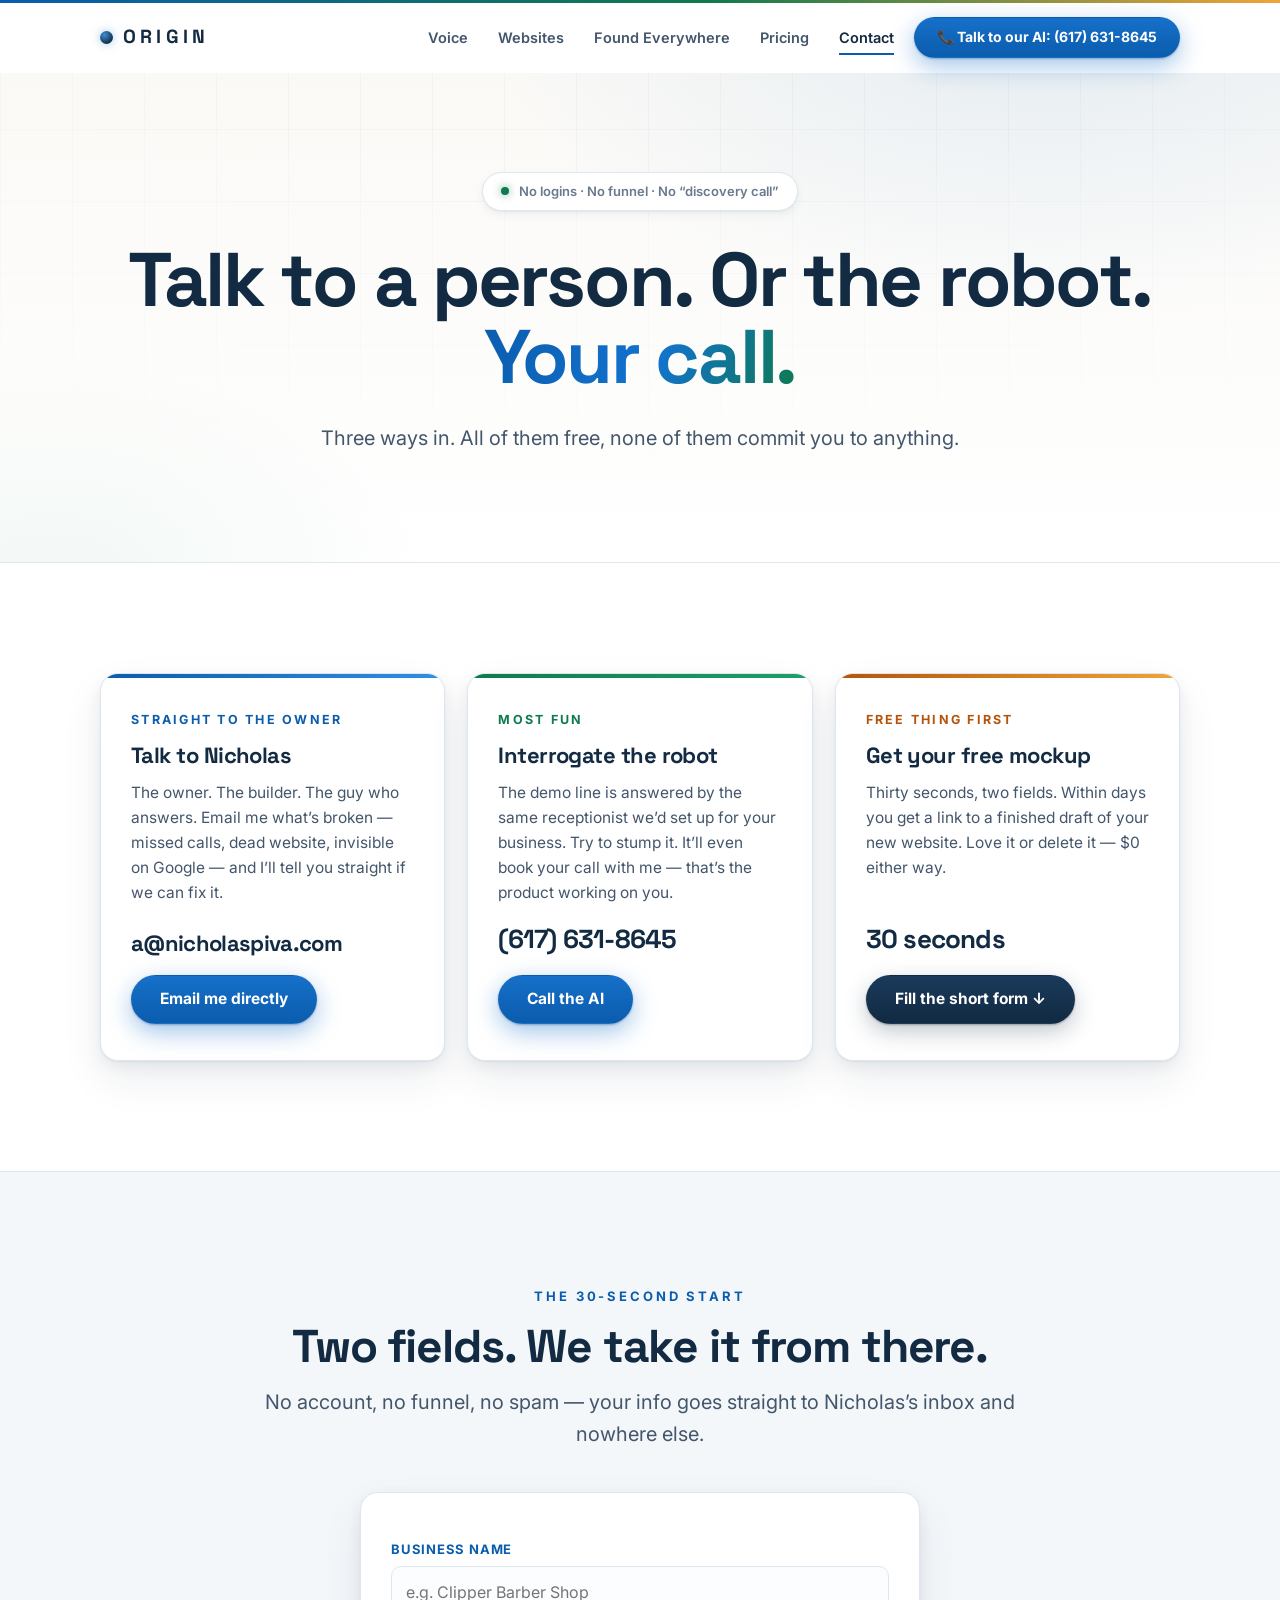
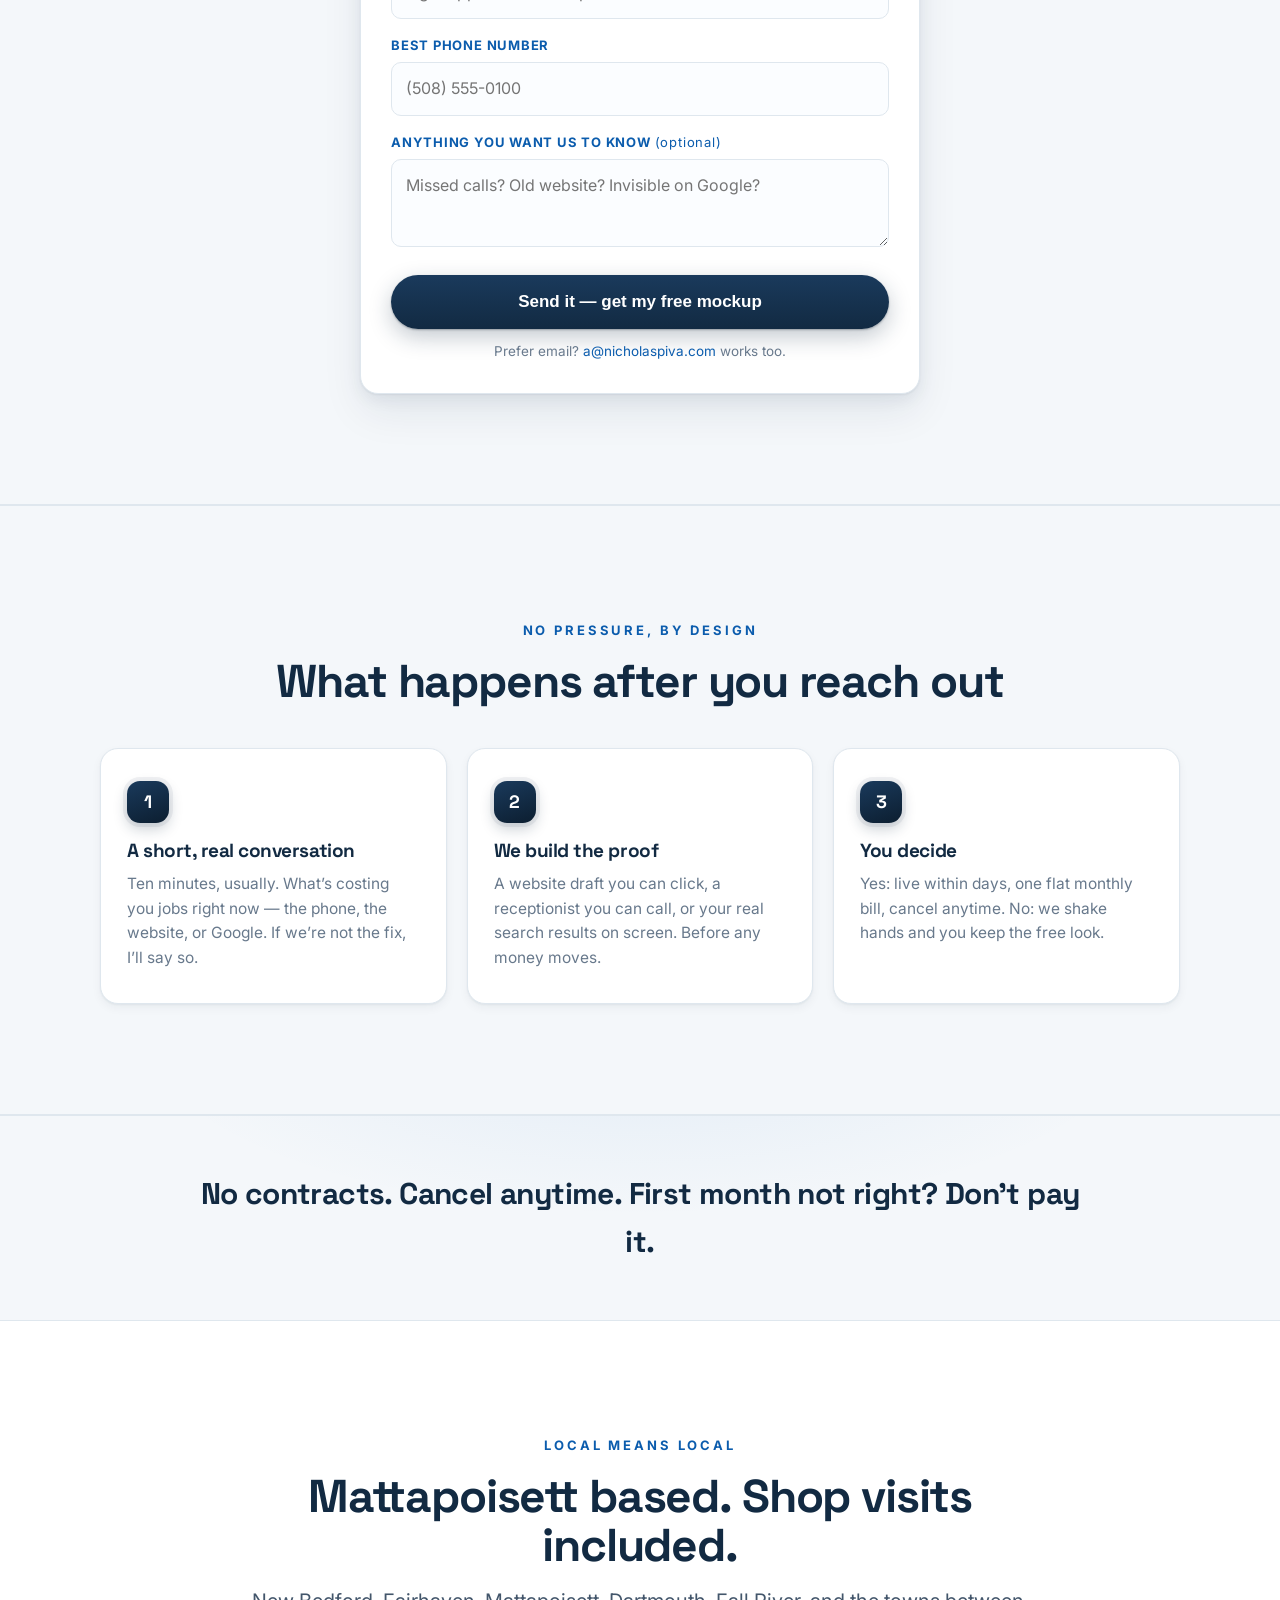
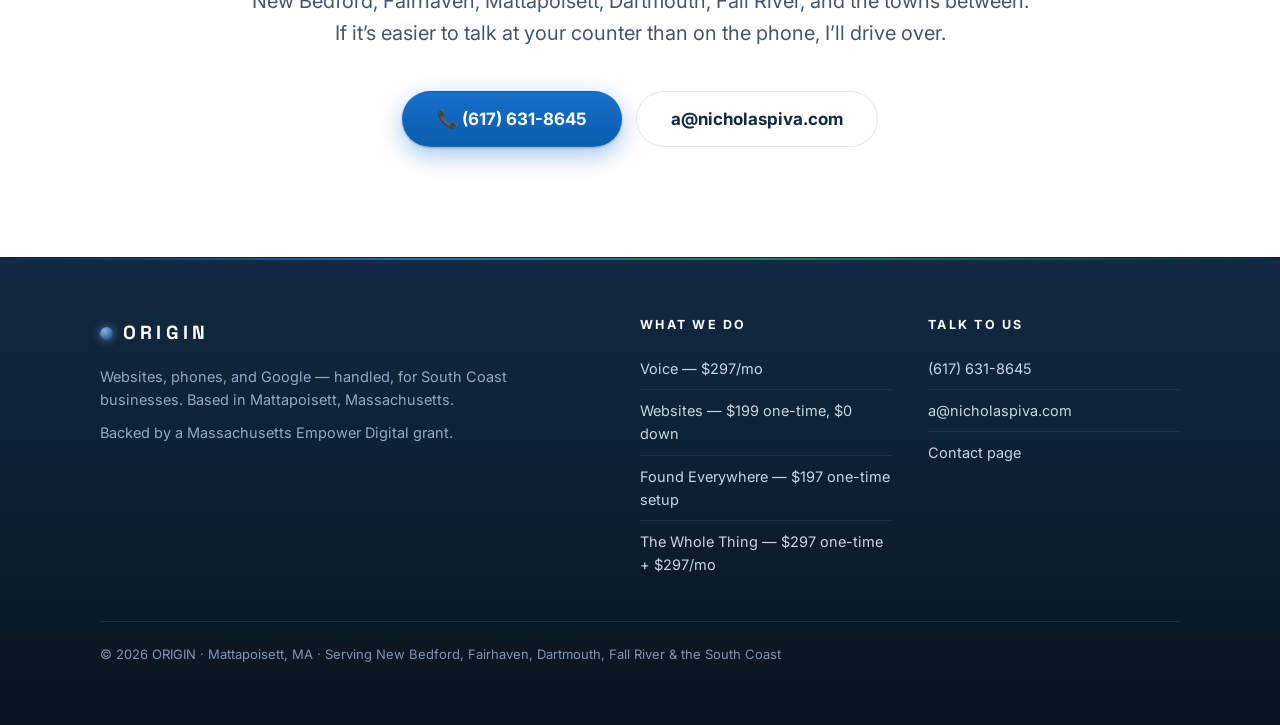
<file: start/index.html>
<!DOCTYPE html>
<html lang="en">
<head>
<meta charset="UTF-8">
<meta name="viewport" content="width=device-width, initial-scale=1.0">
<title>Start — talk to a person, or the robot | ORIGIN</title>
<meta name="description" content="Email Nicholas directly, test the AI receptionist on the demo line, or send your business name in a 30-second form for a free website mockup. No sales funnel.">
<meta property="og:title" content="Start — talk to a person, or the robot | ORIGIN">
<meta property="og:description" content="Email Nicholas directly, test the AI receptionist on the demo line, or send your business name in a 30-second form for a free website mockup. No sales funnel.">
<meta property="og:type" content="website">
<meta property="og:image" content="https://heyorigin.ai/assets/og-image.png">
<meta name="twitter:card" content="summary_large_image">
<link rel="canonical" href="https://heyorigin.ai/start/">
<meta property="og:url" content="https://heyorigin.ai/start/">
<link rel="icon" href="data:image/svg+xml,%3Csvg xmlns='http://www.w3.org/2000/svg' viewBox='0 0 64 64'%3E%3Ccircle cx='32' cy='32' r='30' fill='%23122a42'/%3E%3Ccircle cx='32' cy='32' r='14' fill='none' stroke='white' stroke-width='7'/%3E%3C/svg%3E">
<link rel="preconnect" href="https://fonts.googleapis.com">
<link rel="preconnect" href="https://fonts.gstatic.com" crossorigin>
<link href="https://fonts.googleapis.com/css2?family=Space+Grotesk:wght@500;700&family=Inter:wght@400;500;600;700&display=swap" rel="stylesheet">
<link rel="stylesheet" href="/assets/style.css">
</head>
<body>

<header class="site-header">
  <div class="header-inner">
    <a class="wordmark" href="/"><span class="mark"></span>ORIGIN</a>
    <nav class="main-nav" aria-label="Main">
      <a href="/voice/">Voice</a>
      <a href="/websites/">Websites</a>
      <a href="/found/">Found Everywhere</a>
      <a href="/#pricing">Pricing</a>
      <a href="/start/" aria-current="page">Contact</a>
    </nav>
    <a class="btn btn-call header-call" href="tel:617-631-8645">&#128222; Talk to our AI: (617) 631-8645</a>
    <button class="nav-toggle" aria-expanded="false" aria-controls="mobile-menu">Menu</button>
  </div>
  <nav class="mobile-menu" id="mobile-menu" aria-label="Mobile">
    <a href="/voice/">Voice — the receptionist</a>
    <a href="/websites/">Websites — $0 down</a>
    <a href="/found/">Found Everywhere</a>
    <a href="/#pricing">Pricing</a>
    <a href="/start/">Contact</a>
  </nav>
</header>

<main>

  <!-- HERO -->
  <div class="hero">
    <div class="container">
      <span class="towns">No logins &middot; No funnel &middot; No &ldquo;discovery call&rdquo;</span>
      <h1>Talk to a person. Or the robot. <span class="grad">Your call.</span></h1>
      <p class="lead">Three ways in. All of them free, none of them commit you to anything.</p>
    </div>
  </div>

  <!-- THREE WAYS IN -->
  <section>
    <div class="container">
      <div class="skus">

        <div class="sku">
          <span class="sku-name">Straight to the owner</span>
          <h3>Talk to Nicholas</h3>
          <p class="outcome">The owner. The builder. The guy who answers. Email me what&rsquo;s broken &mdash; missed calls, dead website, invisible on Google &mdash; and I&rsquo;ll tell you straight if we can fix it.</p>
          <div class="price"><span class="num" style="font-size:22px;word-break:break-all">a@nicholaspiva.com</span></div>
          <a class="btn btn-call" href="mailto:a@nicholaspiva.com?subject=Talk%20to%20Nicholas">Email me directly</a>
        </div>

        <div class="sku">
          <span class="sku-name">Most fun</span>
          <h3>Interrogate the robot</h3>
          <p class="outcome">The demo line is answered by the same receptionist we&rsquo;d set up for your business. Try to stump it. It&rsquo;ll even book your call with me &mdash; that&rsquo;s the product working on you.</p>
          <div class="price"><span class="num" style="font-size:26px">(617) 631-8645</span></div>
          <a class="btn btn-call" href="tel:617-631-8645">Call the AI</a>
        </div>

        <div class="sku">
          <span class="sku-name">Free thing first</span>
          <h3>Get your free mockup</h3>
          <p class="outcome">Thirty seconds, two fields. Within days you get a link to a finished draft of your new website. Love it or delete it &mdash; $0 either way.</p>
          <div class="price"><span class="num" style="font-size:26px">30 seconds</span></div>
          <a class="btn btn-primary" href="#form">Fill the short form &darr;</a>
        </div>

      </div>
    </div>
  </section>

  <!-- THE FORM -->
  <section id="form" style="background:var(--panel);border-top:1px solid var(--line);border-bottom:1px solid var(--line)">
    <div class="container">
      <div class="section-head center">
        <span class="kicker">The 30-second start</span>
        <h2>Two fields. We take it from there.</h2>
        <p class="lead mt-sm">No account, no funnel, no spam &mdash; your info goes straight to Nicholas&rsquo;s inbox and nowhere else.</p>
      </div>
      <form class="lead-form" action="https://formsubmit.co/josephxarmagh@gmail.com" method="POST">
        <input type="hidden" name="_subject" value="ORIGIN lead — from heyorigin.ai">
        <input type="hidden" name="_next" value="https://heyorigin.ai/start/sent/">
        <input type="hidden" name="_captcha" value="false">
        <input type="text" name="_honey" style="display:none" tabindex="-1" autocomplete="off">
        <label for="lf-biz">Business name</label>
        <input id="lf-biz" name="business" type="text" required autocomplete="organization" placeholder="e.g. Clipper Barber Shop">
        <label for="lf-phone">Best phone number</label>
        <input id="lf-phone" name="phone" type="tel" required autocomplete="tel" placeholder="(508) 555-0100">
        <label for="lf-notes">Anything you want us to know <span style="text-transform:none;color:var(--ink-soft);font-weight:400">(optional)</span></label>
        <textarea id="lf-notes" name="notes" placeholder="Missed calls? Old website? Invisible on Google?"></textarea>
        <button class="btn btn-primary btn-lg" type="submit">Send it &mdash; get my free mockup</button>
        <p class="fineprint">Prefer email? <a href="mailto:a@nicholaspiva.com?subject=Build%20my%20free%20mockup">a@nicholaspiva.com</a> works too.</p>
      </form>
    </div>
  </section>

  <!-- WHAT HAPPENS NEXT -->
  <section style="background:var(--panel);border-top:1px solid var(--line);border-bottom:1px solid var(--line)">
    <div class="container">
      <div class="section-head center">
        <span class="kicker">No pressure, by design</span>
        <h2>What happens after you reach out</h2>
      </div>
      <div class="steps">
        <div class="step">
          <div class="n">1</div>
          <h3>A short, real conversation</h3>
          <p>Ten minutes, usually. What&rsquo;s costing you jobs right now &mdash; the phone, the website, or Google. If we&rsquo;re not the fix, I&rsquo;ll say so.</p>
        </div>
        <div class="step">
          <div class="n">2</div>
          <h3>We build the proof</h3>
          <p>A website draft you can click, a receptionist you can call, or your real search results on screen. Before any money moves.</p>
        </div>
        <div class="step">
          <div class="n">3</div>
          <h3>You decide</h3>
          <p>Yes: live within days, one flat monthly bill, cancel anytime. No: we shake hands and you keep the free look.</p>
        </div>
      </div>
    </div>
  </section>

  <!-- GUARANTEE BAR -->
  <div class="guarantee">
    <p>No contracts. Cancel anytime. First month not right? Don&rsquo;t pay it.</p>
  </div>

  <!-- LOCAL -->
  <section>
    <div class="container center">
      <div class="section-head center">
        <span class="kicker">Local means local</span>
        <h2>Mattapoisett based. Shop visits included.</h2>
        <p class="lead mt-sm">New Bedford, Fairhaven, Mattapoisett, Dartmouth, Fall River, and the towns between. If it&rsquo;s easier to talk at your counter than on the phone, I&rsquo;ll drive over.</p>
      </div>
      <div class="ctas" style="display:flex;flex-wrap:wrap;gap:14px;justify-content:center">
        <a class="btn btn-call btn-lg" href="tel:617-631-8645">&#128222; (617) 631-8645</a>
        <a class="btn btn-ghost btn-lg" href="mailto:a@nicholaspiva.com">a@nicholaspiva.com</a>
      </div>
    </div>
  </section>

</main>

<footer class="site-footer">
  <div class="container">
    <div>
      <a class="wordmark" href="/"><span class="mark"></span>ORIGIN</a>
      <p>Websites, phones, and Google &mdash; handled, for South Coast businesses. Based in Mattapoisett, Massachusetts.</p>
      <p>Backed by a Massachusetts Empower Digital grant.</p>
    </div>
    <div>
      <h4>What we do</h4>
      <ul>
        <li><a href="/voice/">Voice &mdash; $297/mo</a></li>
        <li><a href="/websites/">Websites &mdash; $199 one-time, $0 down</a></li>
        <li><a href="/found/">Found Everywhere &mdash; $197 one-time setup</a></li>
        <li><a href="/#pricing">The Whole Thing &mdash; $297 one-time + $297/mo</a></li>
      </ul>
    </div>
    <div>
      <h4>Talk to us</h4>
      <ul>
        <li><a href="tel:617-631-8645">(617) 631-8645</a></li>
        <li><a href="mailto:a@nicholaspiva.com">a@nicholaspiva.com</a></li>
        <li><a href="/start/">Contact page</a></li>
      </ul>
    </div>
    <div class="legal">&copy; <span data-year>2026</span> ORIGIN &middot; Mattapoisett, MA &middot; Serving New Bedford, Fairhaven, Dartmouth, Fall River &amp; the South Coast</div>
  </div>
</footer>

<div class="mobile-bar">
  <a class="btn btn-call" href="tel:617-631-8645">&#128222; Call the AI</a>
  <a class="btn btn-primary" href="/start/#form">Get my free mockup</a>
</div>

<script src="/assets/site.js"></script>
</body>
</html>
</file>
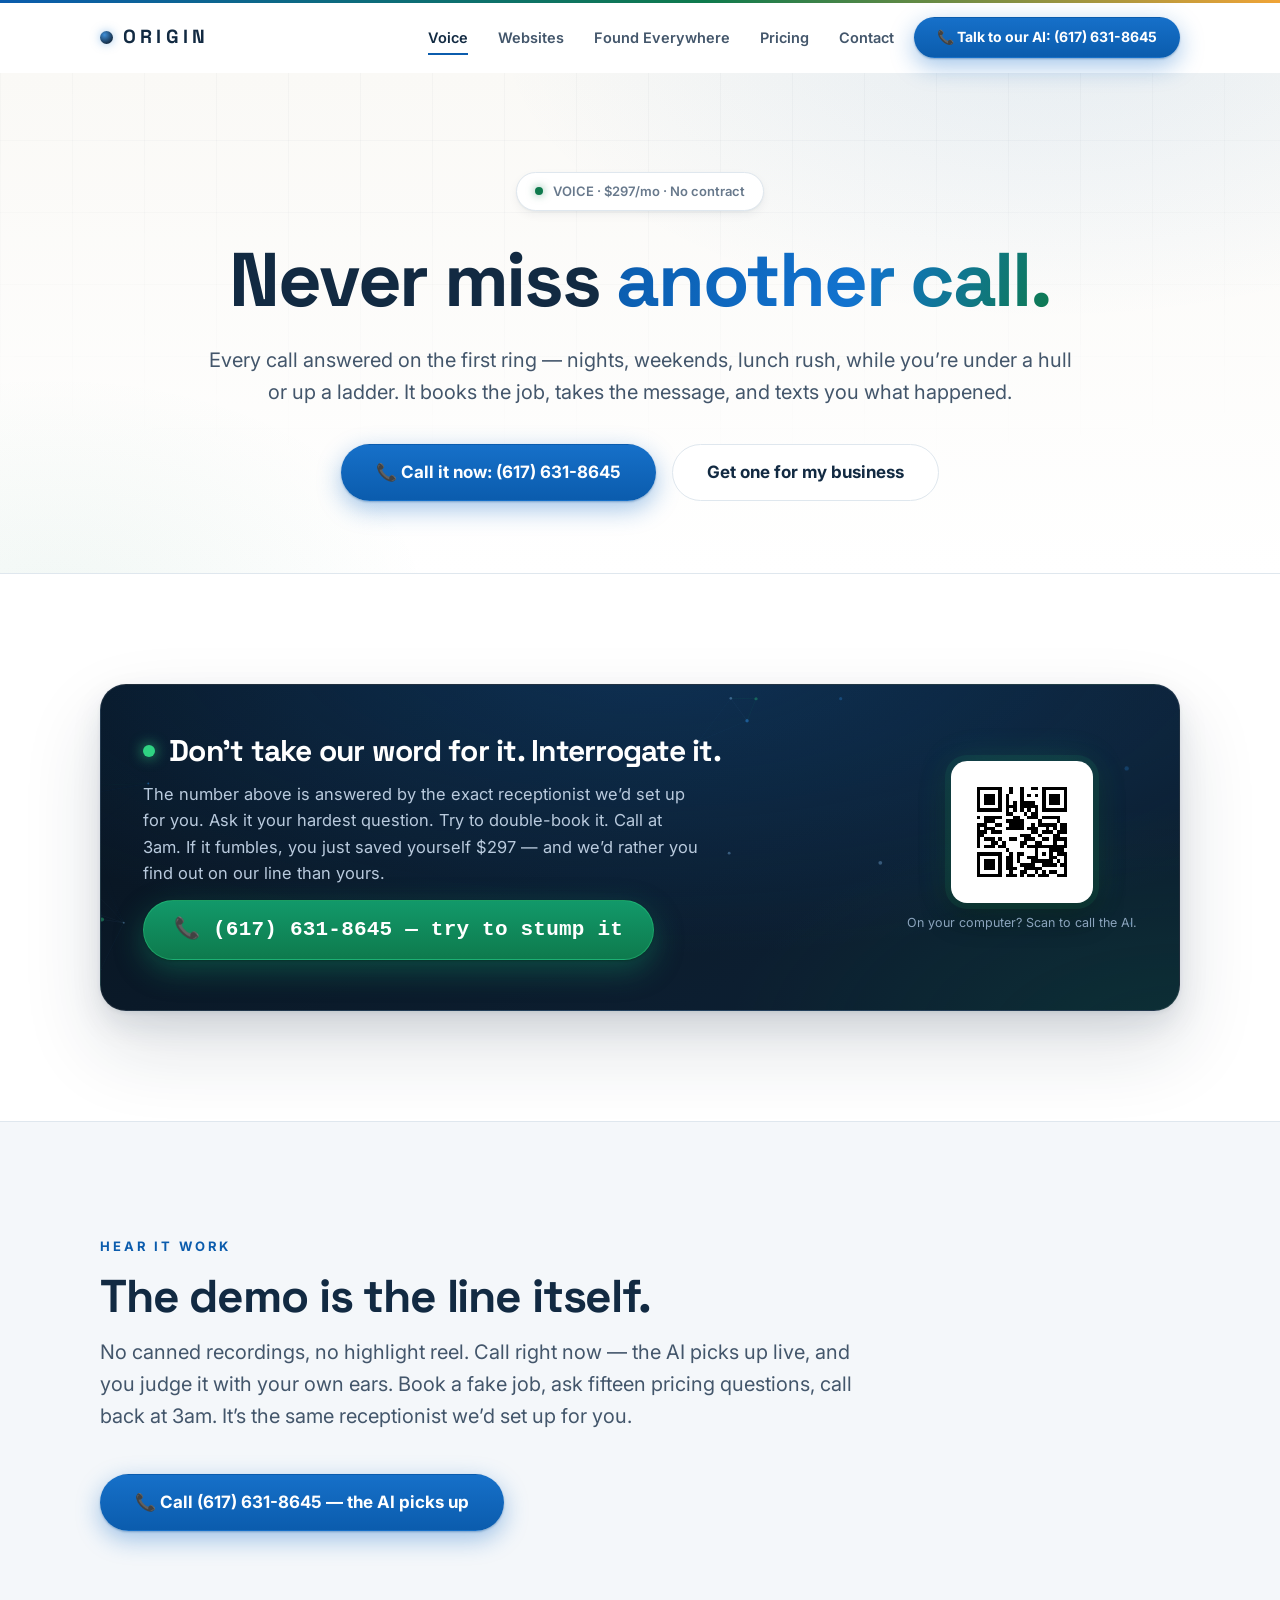
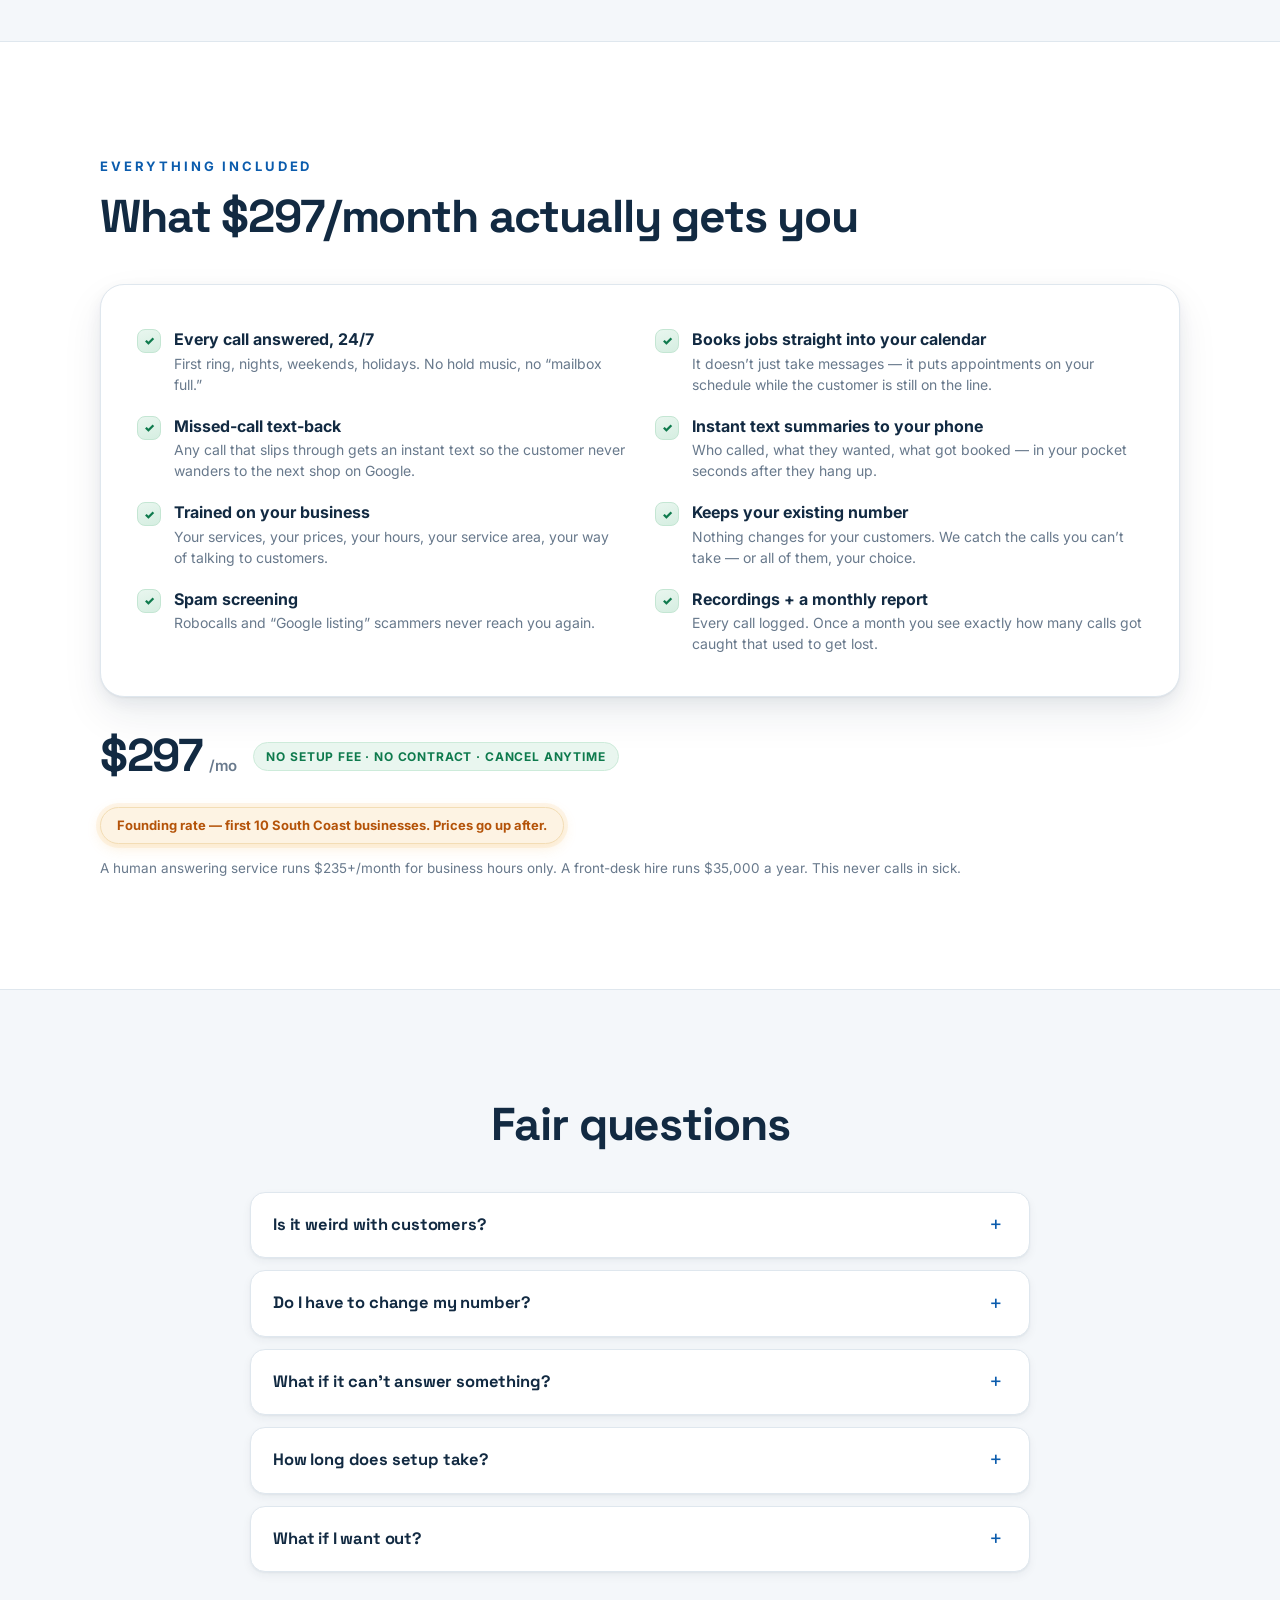
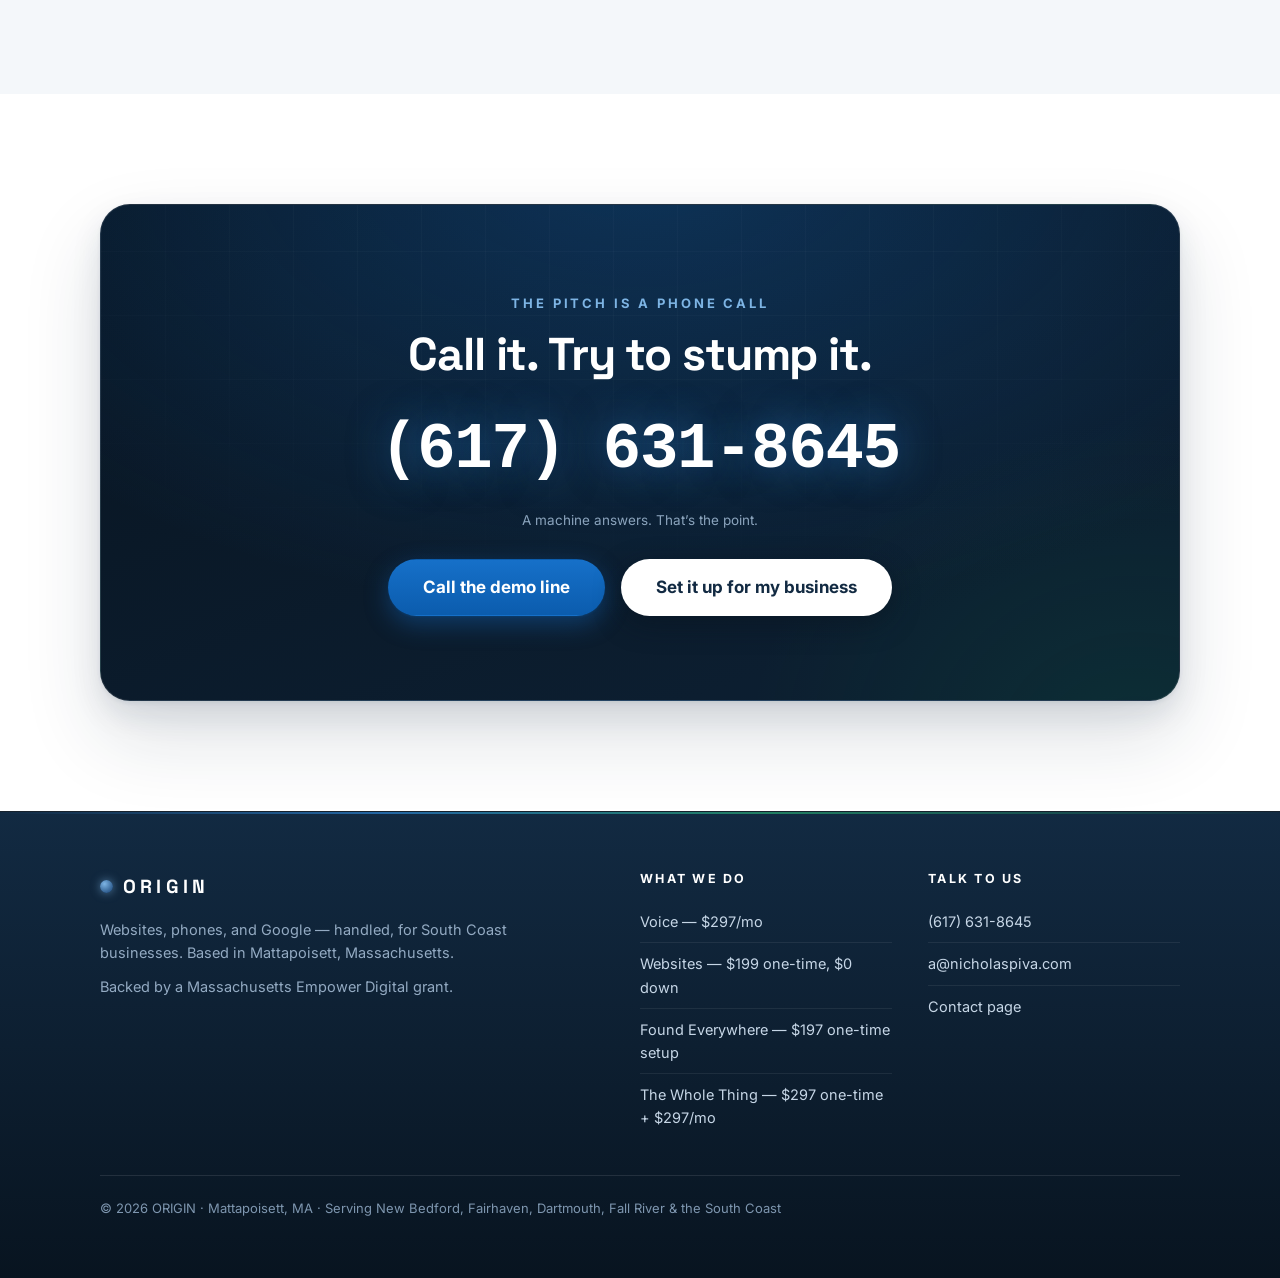
<file: voice/index.html>
<!DOCTYPE html>
<html lang="en">
<head>
<meta charset="UTF-8">
<meta name="viewport" content="width=device-width, initial-scale=1.0">
<title>Voice — Never miss another call | ORIGIN</title>
<meta name="description" content="A receptionist that answers every call, books the job, and texts you what happened — nights, weekends, holidays. $297/mo flat. No contract. Call the demo line and try to stump it.">
<meta property="og:title" content="Voice — Never miss another call | ORIGIN">
<meta property="og:description" content="A receptionist that answers every call, books the job, and texts you what happened — nights, weekends, holidays. $297/mo flat. No contract. Call (617) 631-8645 and try to stump it.">
<meta property="og:type" content="website">
<meta property="og:image" content="https://heyorigin.ai/assets/og-image.png">
<meta name="twitter:card" content="summary_large_image">
<link rel="canonical" href="https://heyorigin.ai/voice/">
<meta property="og:url" content="https://heyorigin.ai/voice/">
<link rel="icon" href="data:image/svg+xml,%3Csvg xmlns='http://www.w3.org/2000/svg' viewBox='0 0 64 64'%3E%3Ccircle cx='32' cy='32' r='30' fill='%23122a42'/%3E%3Ccircle cx='32' cy='32' r='14' fill='none' stroke='white' stroke-width='7'/%3E%3C/svg%3E">
<link rel="preconnect" href="https://fonts.googleapis.com">
<link rel="preconnect" href="https://fonts.gstatic.com" crossorigin>
<link href="https://fonts.googleapis.com/css2?family=Space+Grotesk:wght@500;700&family=Inter:wght@400;500;600;700&display=swap" rel="stylesheet">
<link rel="stylesheet" href="/assets/style.css">
</head>
<body>

<header class="site-header">
  <div class="header-inner">
    <a class="wordmark" href="/"><span class="mark"></span>ORIGIN</a>
    <nav class="main-nav" aria-label="Main">
      <a href="/voice/" aria-current="page">Voice</a>
      <a href="/websites/">Websites</a>
      <a href="/found/">Found Everywhere</a>
      <a href="/#pricing">Pricing</a>
      <a href="/start/">Contact</a>
    </nav>
    <a class="btn btn-call header-call" href="tel:617-631-8645">&#128222; Talk to our AI: (617) 631-8645</a>
    <button class="nav-toggle" aria-expanded="false" aria-controls="mobile-menu">Menu</button>
  </div>
  <nav class="mobile-menu" id="mobile-menu" aria-label="Mobile">
    <a href="/voice/">Voice — the receptionist</a>
    <a href="/websites/">Websites — $0 down</a>
    <a href="/found/">Found Everywhere</a>
    <a href="/#pricing">Pricing</a>
    <a href="/start/">Contact</a>
  </nav>
</header>

<main>

  <!-- HERO: the demo number IS the hero -->
  <div class="hero">
    <div class="container">
      <span class="towns">VOICE &middot; $297/mo &middot; No contract</span>
      <h1>Never miss <span class="grad">another call.</span></h1>
      <p class="lead">Every call answered on the first ring &mdash; nights, weekends, lunch rush, while you&rsquo;re under a hull or up a ladder. It books the job, takes the message, and texts you what happened.</p>
      <div class="hero-ctas">
        <a class="btn btn-call btn-lg" href="tel:617-631-8645">&#128222; Call it now: (617) 631-8645</a>
        <a class="btn btn-ghost btn-lg" href="/start/">Get one for my business</a>
      </div>
    </div>
  </div>

  <!-- DARE CARD -->
  <section>
    <div class="container">
      <div class="dare">
        <div class="dare-copy">
          <h3><span class="live-dot" aria-hidden="true"></span>Don&rsquo;t take our word for it. Interrogate it.</h3>
          <p>The number above is answered by the exact receptionist we&rsquo;d set up for you. Ask it your hardest question. Try to double-book it. Call at 3am. If it fumbles, you just saved yourself $297 &mdash; and we&rsquo;d rather you find out on our line than yours.</p>
          <p class="mt-sm"><a class="btn btn-call" href="tel:617-631-8645">&#128222; (617) 631-8645 &mdash; try to stump it</a></p>
        </div>
        <div class="qr">
          <div class="qr-box"><img src="/assets/qr-demo-line.png" alt="QR code that dials the ORIGIN AI demo line"></div>
          On your computer? Scan to call the AI.
        </div>
      </div>
    </div>
  </section>

  <!-- AUDIO DEMOS -->
  <section style="background:var(--panel);border-top:1px solid var(--line);border-bottom:1px solid var(--line)">
    <div class="container">
      <div class="section-head">
        <span class="kicker">Hear it work</span>
        <h2>The demo is the line itself.</h2>
        <p class="lead mt-sm">No canned recordings, no highlight reel. Call right now &mdash; the AI picks up live, and you judge it with your own ears. Book a fake job, ask fifteen pricing questions, call back at 3am. It&rsquo;s the same receptionist we&rsquo;d set up for you.</p>
      </div>
      <a class="btn btn-call btn-lg" href="tel:617-631-8645">&#128222; Call (617) 631-8645 &mdash; the AI picks up</a>
    </div>
  </section>

  <!-- WHAT'S INCLUDED -->
  <section>
    <div class="container">
      <div class="section-head">
        <span class="kicker">Everything included</span>
        <h2>What $297/month actually gets you</h2>
      </div>
      <div class="included">
        <ul>
          <li><span class="tick">&#10003;</span><span><b>Every call answered, 24/7</b><small>First ring, nights, weekends, holidays. No hold music, no &ldquo;mailbox full.&rdquo;</small></span></li>
          <li><span class="tick">&#10003;</span><span><b>Books jobs straight into your calendar</b><small>It doesn&rsquo;t just take messages &mdash; it puts appointments on your schedule while the customer is still on the line.</small></span></li>
          <li><span class="tick">&#10003;</span><span><b>Missed-call text-back</b><small>Any call that slips through gets an instant text so the customer never wanders to the next shop on Google.</small></span></li>
          <li><span class="tick">&#10003;</span><span><b>Instant text summaries to your phone</b><small>Who called, what they wanted, what got booked &mdash; in your pocket seconds after they hang up.</small></span></li>
          <li><span class="tick">&#10003;</span><span><b>Trained on your business</b><small>Your services, your prices, your hours, your service area, your way of talking to customers.</small></span></li>
          <li><span class="tick">&#10003;</span><span><b>Keeps your existing number</b><small>Nothing changes for your customers. We catch the calls you can&rsquo;t take &mdash; or all of them, your choice.</small></span></li>
          <li><span class="tick">&#10003;</span><span><b>Spam screening</b><small>Robocalls and &ldquo;Google listing&rdquo; scammers never reach you again.</small></span></li>
          <li><span class="tick">&#10003;</span><span><b>Recordings + a monthly report</b><small>Every call logged. Once a month you see exactly how many calls got caught that used to get lost.</small></span></li>
        </ul>
      </div>
      <div class="price-line">
        <div class="price"><span class="num">$297</span><span class="per">/mo</span></div>
        <span class="no-contract">No setup fee &middot; No contract &middot; Cancel anytime</span>
      </div>
      <p class="mt-sm"><span class="founding">Founding rate &mdash; first 10 South Coast businesses. Prices go up after.</span></p>
      <p class="fineprint mt-sm">A human answering service runs $235+/month for business hours only. A front-desk hire runs $35,000 a year. This never calls in sick.</p>
    </div>
  </section>

  <!-- MINI FAQ -->
  <section style="background:var(--panel);border-top:1px solid var(--line)">
    <div class="container">
      <div class="section-head center">
        <h2>Fair questions</h2>
      </div>
      <div class="faq">
        <details>
          <summary>Is it weird with customers?</summary>
          <p>You tell us &mdash; call it: (617) 631-8645. It&rsquo;s polite, quick, and doesn&rsquo;t pretend to know things it doesn&rsquo;t. Anything unusual gets handed straight to you with a text.</p>
        </details>
        <details>
          <summary>Do I have to change my number?</summary>
          <p>No. Your number stays. We route the calls you can&rsquo;t take &mdash; after 4 rings, after hours, or all of them. You pick, and you can change your mind anytime.</p>
        </details>
        <details>
          <summary>What if it can&rsquo;t answer something?</summary>
          <p>It says so, takes a message, and texts you immediately. It never invents prices or promises work you didn&rsquo;t approve. You set the rules; it follows them.</p>
        </details>
        <details>
          <summary>How long does setup take?</summary>
          <p>Usually inside a week. We build it, you call it and test it on our line first, then we flip it on. You approve everything before a single customer hears it.</p>
        </details>
        <details>
          <summary>What if I want out?</summary>
          <p>Cancel anytime, no fee. Your phone number was always yours; everything goes back to exactly how it was.</p>
        </details>
      </div>
    </div>
  </section>

  <!-- FINAL CTA -->
  <section class="final-cta">
    <div class="container">
      <span class="kicker">The pitch is a phone call</span>
      <h2>Call it. Try to stump it.</h2>
      <span class="big-number"><a href="tel:617-631-8645">(617) 631-8645</a></span>
      <p class="fineprint">A machine answers. That&rsquo;s the point.</p>
      <div class="ctas">
        <a class="btn btn-call btn-lg" href="tel:617-631-8645">Call the demo line</a>
        <a class="btn btn-primary btn-lg" href="/start/">Set it up for my business</a>
      </div>
    </div>
  </section>

</main>

<footer class="site-footer">
  <div class="container">
    <div>
      <a class="wordmark" href="/"><span class="mark"></span>ORIGIN</a>
      <p>Websites, phones, and Google &mdash; handled, for South Coast businesses. Based in Mattapoisett, Massachusetts.</p>
      <p>Backed by a Massachusetts Empower Digital grant.</p>
    </div>
    <div>
      <h4>What we do</h4>
      <ul>
        <li><a href="/voice/">Voice &mdash; $297/mo</a></li>
        <li><a href="/websites/">Websites &mdash; $199 one-time, $0 down</a></li>
        <li><a href="/found/">Found Everywhere &mdash; $197 one-time setup</a></li>
        <li><a href="/#pricing">The Whole Thing &mdash; $297 one-time + $297/mo</a></li>
      </ul>
    </div>
    <div>
      <h4>Talk to us</h4>
      <ul>
        <li><a href="tel:617-631-8645">(617) 631-8645</a></li>
        <li><a href="mailto:a@nicholaspiva.com">a@nicholaspiva.com</a></li>
        <li><a href="/start/">Contact page</a></li>
      </ul>
    </div>
    <div class="legal">&copy; <span data-year>2026</span> ORIGIN &middot; Mattapoisett, MA &middot; Serving New Bedford, Fairhaven, Dartmouth, Fall River &amp; the South Coast</div>
  </div>
</footer>

<div class="mobile-bar">
  <a class="btn btn-call" href="tel:617-631-8645">&#128222; Call the AI</a>
  <a class="btn btn-primary" href="/start/">Get my free mockup</a>
</div>

<script src="/assets/site.js"></script>
</body>
</html>
</file>
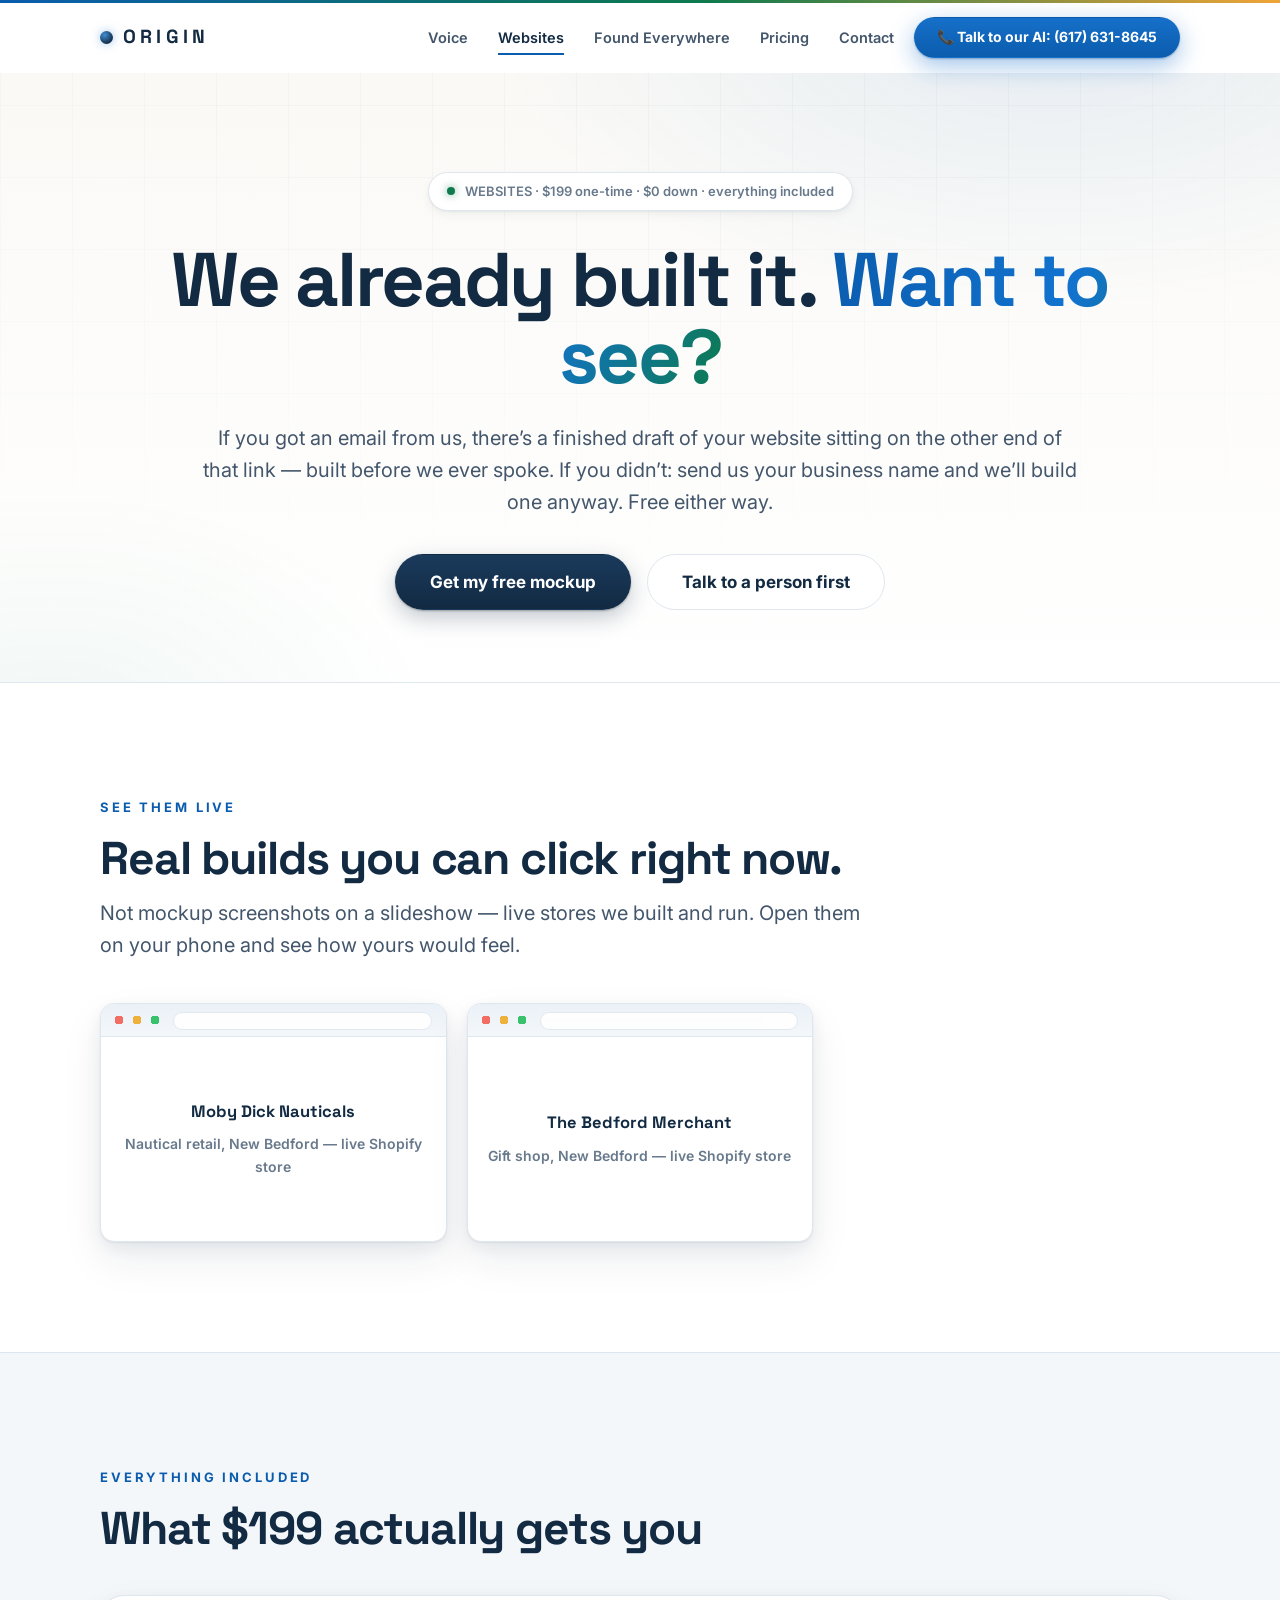
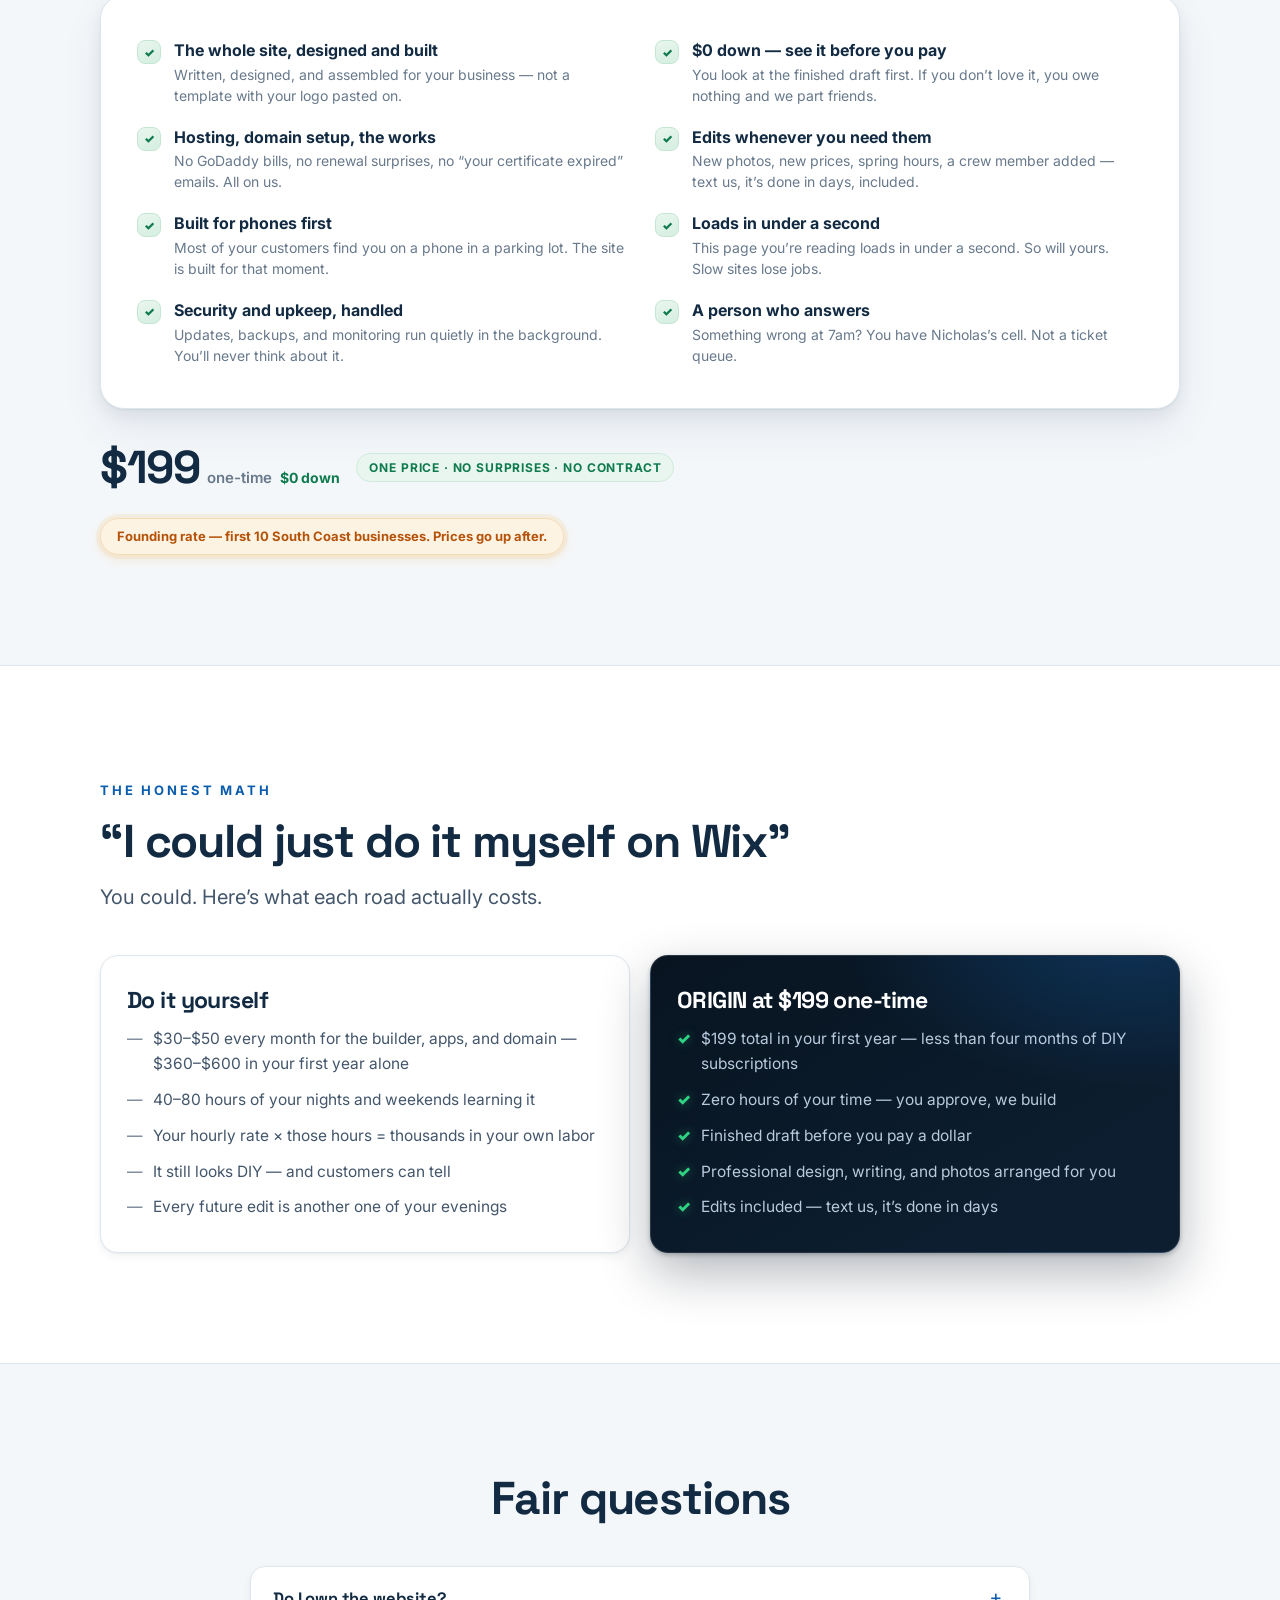
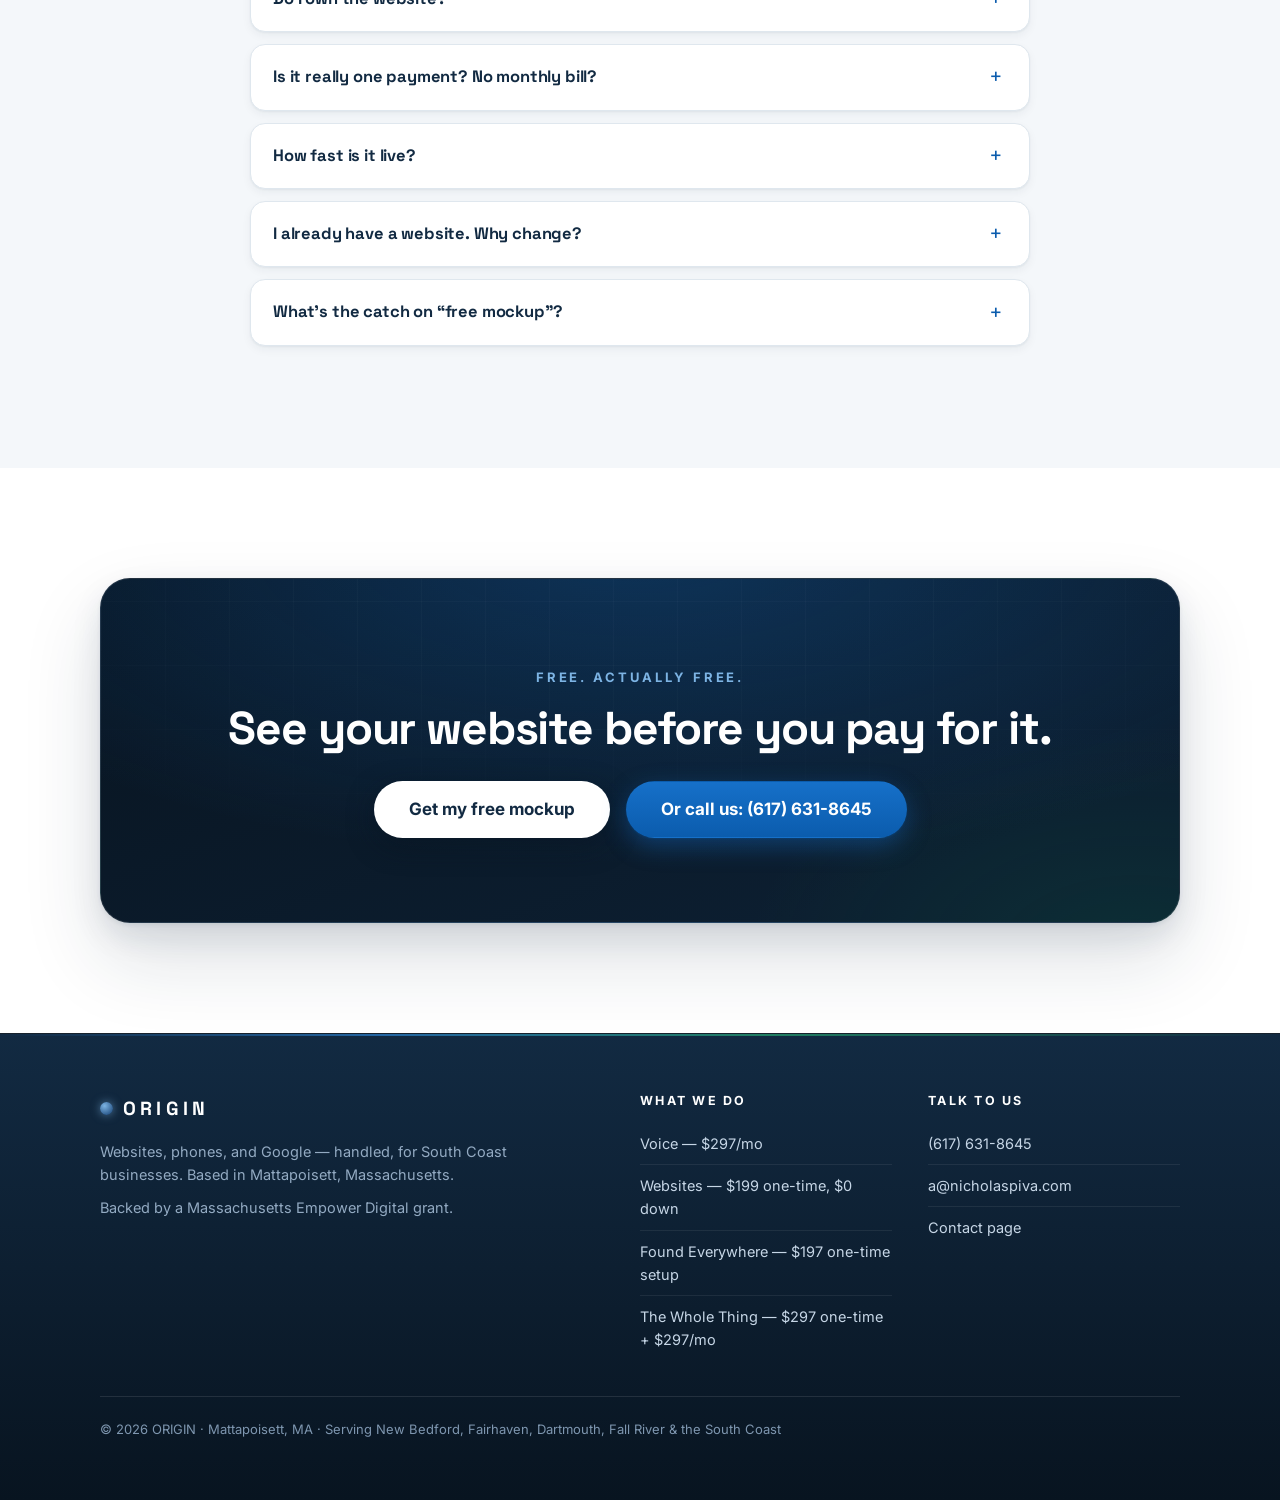
<file: websites/index.html>
<!DOCTYPE html>
<html lang="en">
<head>
<meta charset="UTF-8">
<meta name="viewport" content="width=device-width, initial-scale=1.0">
<title>Websites — $199 one-time, $0 down, everything included | ORIGIN</title>
<meta name="description" content="We build your website first — you see the finished draft before paying a dollar. $199 one-time, $0 down, with hosting, edits, and upkeep included. Live in days. No contract.">
<meta property="og:title" content="Websites — $199 one-time, $0 down | ORIGIN">
<meta property="og:description" content="We build your website first — you see the finished draft before paying a dollar. $199 one-time, $0 down. Live in days.">
<meta property="og:type" content="website">
<meta property="og:image" content="https://heyorigin.ai/assets/og-image.png">
<meta name="twitter:card" content="summary_large_image">
<link rel="canonical" href="https://heyorigin.ai/websites/">
<meta property="og:url" content="https://heyorigin.ai/websites/">
<link rel="icon" href="data:image/svg+xml,%3Csvg xmlns='http://www.w3.org/2000/svg' viewBox='0 0 64 64'%3E%3Ccircle cx='32' cy='32' r='30' fill='%23122a42'/%3E%3Ccircle cx='32' cy='32' r='14' fill='none' stroke='white' stroke-width='7'/%3E%3C/svg%3E">
<link rel="preconnect" href="https://fonts.googleapis.com">
<link rel="preconnect" href="https://fonts.gstatic.com" crossorigin>
<link href="https://fonts.googleapis.com/css2?family=Space+Grotesk:wght@500;700&family=Inter:wght@400;500;600;700&display=swap" rel="stylesheet">
<link rel="stylesheet" href="/assets/style.css">
</head>
<body>

<header class="site-header">
  <div class="header-inner">
    <a class="wordmark" href="/"><span class="mark"></span>ORIGIN</a>
    <nav class="main-nav" aria-label="Main">
      <a href="/voice/">Voice</a>
      <a href="/websites/" aria-current="page">Websites</a>
      <a href="/found/">Found Everywhere</a>
      <a href="/#pricing">Pricing</a>
      <a href="/start/">Contact</a>
    </nav>
    <a class="btn btn-call header-call" href="tel:617-631-8645">&#128222; Talk to our AI: (617) 631-8645</a>
    <button class="nav-toggle" aria-expanded="false" aria-controls="mobile-menu">Menu</button>
  </div>
  <nav class="mobile-menu" id="mobile-menu" aria-label="Mobile">
    <a href="/voice/">Voice — the receptionist</a>
    <a href="/websites/">Websites — $0 down</a>
    <a href="/found/">Found Everywhere</a>
    <a href="/#pricing">Pricing</a>
    <a href="/start/">Contact</a>
  </nav>
</header>

<main>

  <!-- HERO -->
  <div class="hero">
    <div class="container">
      <span class="towns">WEBSITES &middot; $199 one-time &middot; $0 down &middot; everything included</span>
      <h1>We already built it. <span class="grad">Want to see?</span></h1>
      <p class="lead">If you got an email from us, there&rsquo;s a finished draft of your website sitting on the other end of that link &mdash; built before we ever spoke. If you didn&rsquo;t: send us your business name and we&rsquo;ll build one anyway. Free either way.</p>
      <div class="hero-ctas">
        <a class="btn btn-primary btn-lg" href="/start/#form">Get my free mockup</a>
        <a class="btn btn-ghost btn-lg" href="/start/">Talk to a person first</a>
      </div>
    </div>
  </div>

  <!-- BEFORE / AFTER -->
  <section>
    <div class="container">
      <div class="section-head">
        <span class="kicker">See them live</span>
        <h2>Real builds you can click right now.</h2>
        <p class="lead mt-sm">Not mockup screenshots on a slideshow &mdash; live stores we built and run. Open them on your phone and see how yours would feel.</p>
      </div>
      <div class="work-grid">
        <a class="work-card" href="https://mobydicknauticals.com" target="_blank" rel="noopener"><span class="wc-name">Moby Dick Nauticals</span>Nautical retail, New Bedford &mdash; live Shopify store</a>
        <a class="work-card" href="https://www.bedfordmerchant.com" target="_blank" rel="noopener"><span class="wc-name">The Bedford Merchant</span>Gift shop, New Bedford &mdash; live Shopify store</a>
      </div>
    </div>
  </section>

  <!-- WHAT'S INCLUDED -->
  <section style="background:var(--panel);border-top:1px solid var(--line);border-bottom:1px solid var(--line)">
    <div class="container">
      <div class="section-head">
        <span class="kicker">Everything included</span>
        <h2>What $199 actually gets you</h2>
      </div>
      <div class="included">
        <ul>
          <li><span class="tick">&#10003;</span><span><b>The whole site, designed and built</b><small>Written, designed, and assembled for your business &mdash; not a template with your logo pasted on.</small></span></li>
          <li><span class="tick">&#10003;</span><span><b>$0 down &mdash; see it before you pay</b><small>You look at the finished draft first. If you don&rsquo;t love it, you owe nothing and we part friends.</small></span></li>
          <li><span class="tick">&#10003;</span><span><b>Hosting, domain setup, the works</b><small>No GoDaddy bills, no renewal surprises, no &ldquo;your certificate expired&rdquo; emails. All on us.</small></span></li>
          <li><span class="tick">&#10003;</span><span><b>Edits whenever you need them</b><small>New photos, new prices, spring hours, a crew member added &mdash; text us, it&rsquo;s done in days, included.</small></span></li>
          <li><span class="tick">&#10003;</span><span><b>Built for phones first</b><small>Most of your customers find you on a phone in a parking lot. The site is built for that moment.</small></span></li>
          <li><span class="tick">&#10003;</span><span><b>Loads in under a second</b><small>This page you&rsquo;re reading loads in under a second. So will yours. Slow sites lose jobs.</small></span></li>
          <li><span class="tick">&#10003;</span><span><b>Security and upkeep, handled</b><small>Updates, backups, and monitoring run quietly in the background. You&rsquo;ll never think about it.</small></span></li>
          <li><span class="tick">&#10003;</span><span><b>A person who answers</b><small>Something wrong at 7am? You have Nicholas&rsquo;s cell. Not a ticket queue.</small></span></li>
        </ul>
      </div>
      <div class="price-line">
        <div class="price"><span class="num">$199</span><span class="per">one-time</span><span class="down">$0 down</span></div>
        <span class="no-contract">One price &middot; No surprises &middot; No contract</span>
      </div>
      <p class="mt-sm"><span class="founding">Founding rate &mdash; first 10 South Coast businesses. Prices go up after.</span></p>
    </div>
  </section>

  <!-- DIY MATH -->
  <section>
    <div class="container">
      <div class="section-head">
        <span class="kicker">The honest math</span>
        <h2>&ldquo;I could just do it myself on Wix&rdquo;</h2>
        <p class="lead mt-sm">You could. Here&rsquo;s what each road actually costs.</p>
      </div>
      <div class="compare">
        <div class="col">
          <h3>Do it yourself</h3>
          <ul>
            <li>$30&ndash;$50 every month for the builder, apps, and domain &mdash; $360&ndash;$600 in your first year alone</li>
            <li>40&ndash;80 hours of your nights and weekends learning it</li>
            <li>Your hourly rate &times; those hours = thousands in your own labor</li>
            <li>It still looks DIY &mdash; and customers can tell</li>
            <li>Every future edit is another one of your evenings</li>
          </ul>
        </div>
        <div class="col win">
          <h3>ORIGIN at $199 one-time</h3>
          <ul>
            <li>$199 total in your first year &mdash; less than four months of DIY subscriptions</li>
            <li>Zero hours of your time &mdash; you approve, we build</li>
            <li>Finished draft before you pay a dollar</li>
            <li>Professional design, writing, and photos arranged for you</li>
            <li>Edits included &mdash; text us, it&rsquo;s done in days</li>
          </ul>
        </div>
      </div>
    </div>
  </section>

  <!-- MINI FAQ -->
  <section style="background:var(--panel);border-top:1px solid var(--line)">
    <div class="container">
      <div class="section-head center">
        <h2>Fair questions</h2>
      </div>
      <div class="faq">
        <details>
          <summary>Do I own the website?</summary>
          <p>Yes. It&rsquo;s one payment, not a subscription &mdash; you pay $199 once and the site is yours. Your domain name is registered in your name from day one, and hosting, edits, and upkeep stay our problem, not yours.</p>
        </details>
        <details>
          <summary>Is it really one payment? No monthly bill?</summary>
          <p>Really. $199 covers the build at the founding rate &mdash; there&rsquo;s nothing to cancel because there&rsquo;s no subscription. If you later add the receptionist or the bundle, those are month to month and stop the moment you say so.</p>
        </details>
        <details>
          <summary>How fast is it live?</summary>
          <p>Days, not months. Most drafts are ready before our first real conversation. Once you say yes, going live is usually a same-week thing.</p>
        </details>
        <details>
          <summary>I already have a website. Why change?</summary>
          <p>Look at it on your phone right now. If it loads slow, looks dated, or the number isn&rsquo;t tap-to-call, it&rsquo;s quietly costing you jobs. Send us the address &mdash; we&rsquo;ll show you the difference side by side, free.</p>
        </details>
        <details>
          <summary>What&rsquo;s the catch on &ldquo;free mockup&rdquo;?</summary>
          <p>No catch. Building sites is cheap for us and the draft is the best sales pitch we have. If you don&rsquo;t want it, it gets deleted and you never hear from us again.</p>
        </details>
      </div>
    </div>
  </section>

  <!-- FINAL CTA -->
  <section class="final-cta">
    <div class="container">
      <span class="kicker">Free. Actually free.</span>
      <h2>See your website before you pay for it.</h2>
      <div class="ctas">
        <a class="btn btn-primary btn-lg" href="/start/#form">Get my free mockup</a>
        <a class="btn btn-call btn-lg" href="tel:617-631-8645">Or call us: (617) 631-8645</a>
      </div>
    </div>
  </section>

</main>

<footer class="site-footer">
  <div class="container">
    <div>
      <a class="wordmark" href="/"><span class="mark"></span>ORIGIN</a>
      <p>Websites, phones, and Google &mdash; handled, for South Coast businesses. Based in Mattapoisett, Massachusetts.</p>
      <p>Backed by a Massachusetts Empower Digital grant.</p>
    </div>
    <div>
      <h4>What we do</h4>
      <ul>
        <li><a href="/voice/">Voice &mdash; $297/mo</a></li>
        <li><a href="/websites/">Websites &mdash; $199 one-time, $0 down</a></li>
        <li><a href="/found/">Found Everywhere &mdash; $197 one-time setup</a></li>
        <li><a href="/#pricing">The Whole Thing &mdash; $297 one-time + $297/mo</a></li>
      </ul>
    </div>
    <div>
      <h4>Talk to us</h4>
      <ul>
        <li><a href="tel:617-631-8645">(617) 631-8645</a></li>
        <li><a href="mailto:a@nicholaspiva.com">a@nicholaspiva.com</a></li>
        <li><a href="/start/">Contact page</a></li>
      </ul>
    </div>
    <div class="legal">&copy; <span data-year>2026</span> ORIGIN &middot; Mattapoisett, MA &middot; Serving New Bedford, Fairhaven, Dartmouth, Fall River &amp; the South Coast</div>
  </div>
</footer>

<div class="mobile-bar">
  <a class="btn btn-call" href="tel:617-631-8645">&#128222; Call the AI</a>
  <a class="btn btn-primary" href="/start/#form">Get my free mockup</a>
</div>

<script src="/assets/site.js"></script>
</body>
</html>
</file>
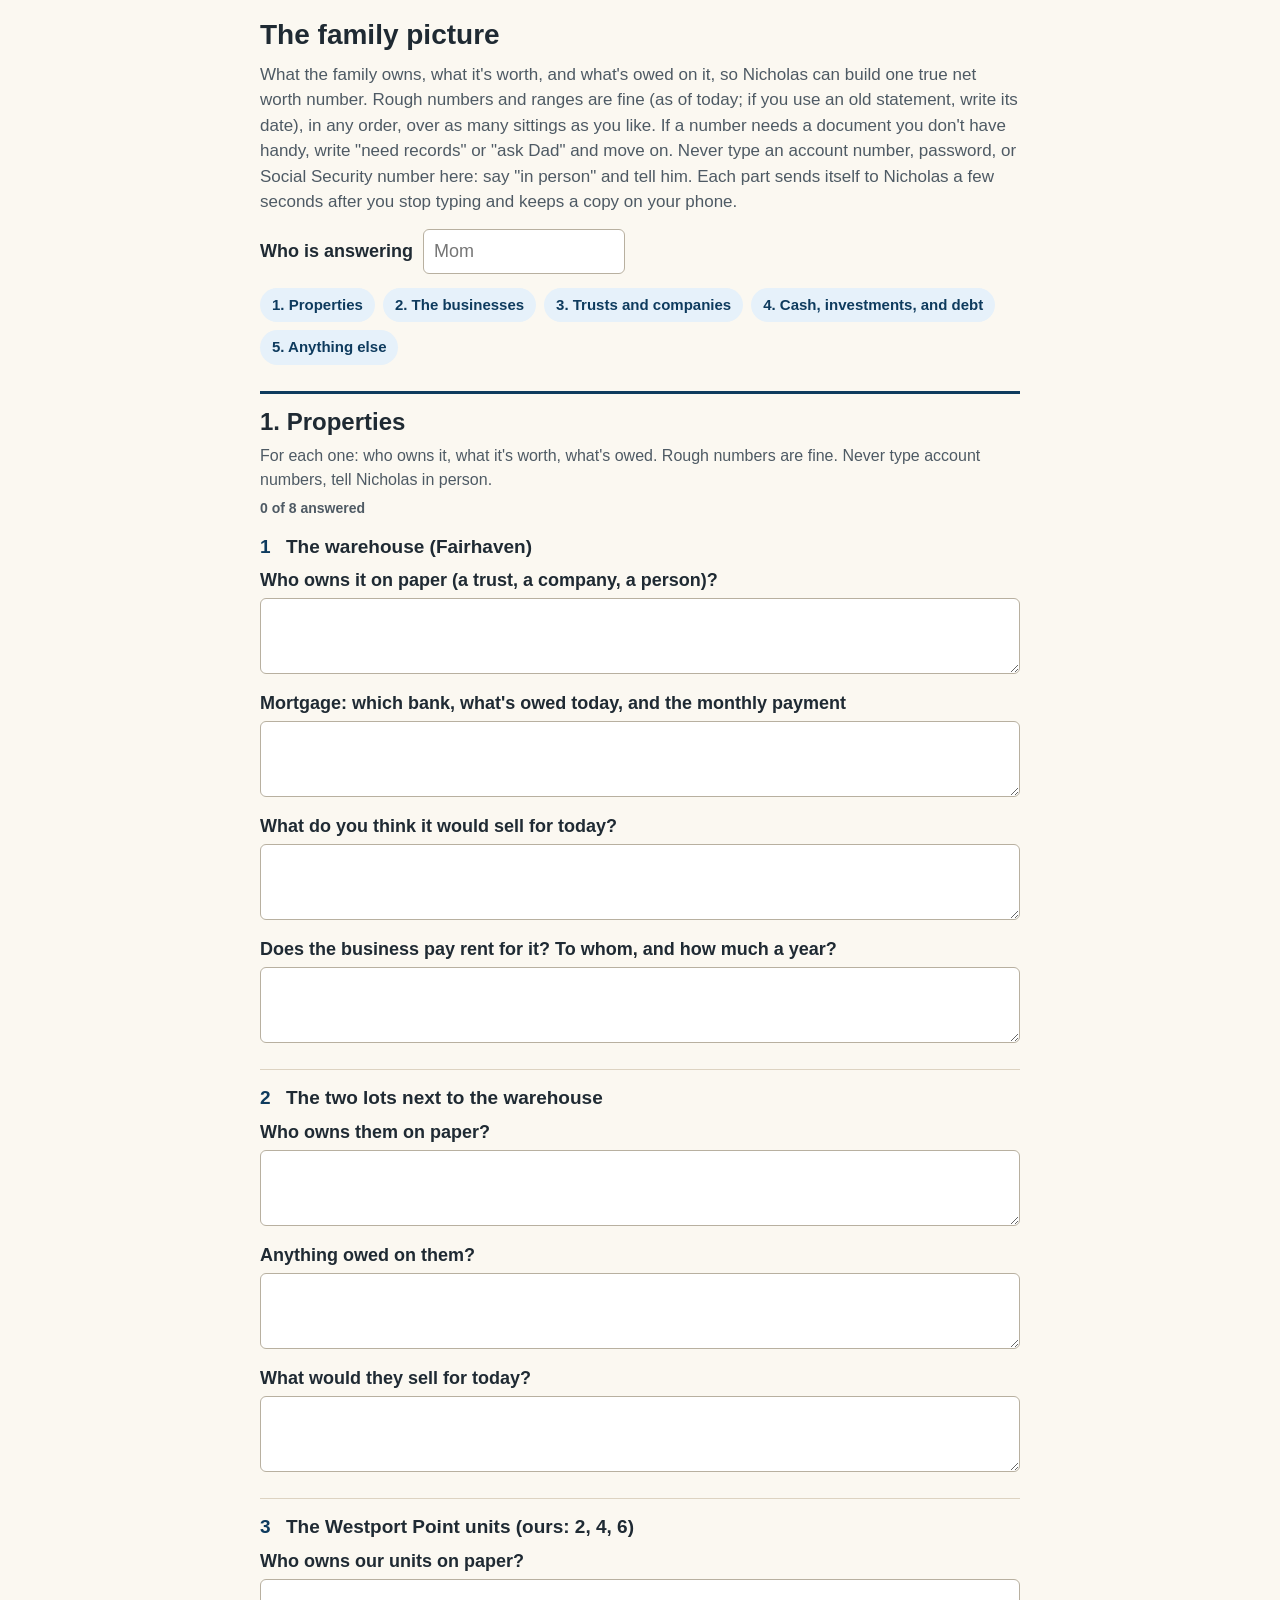
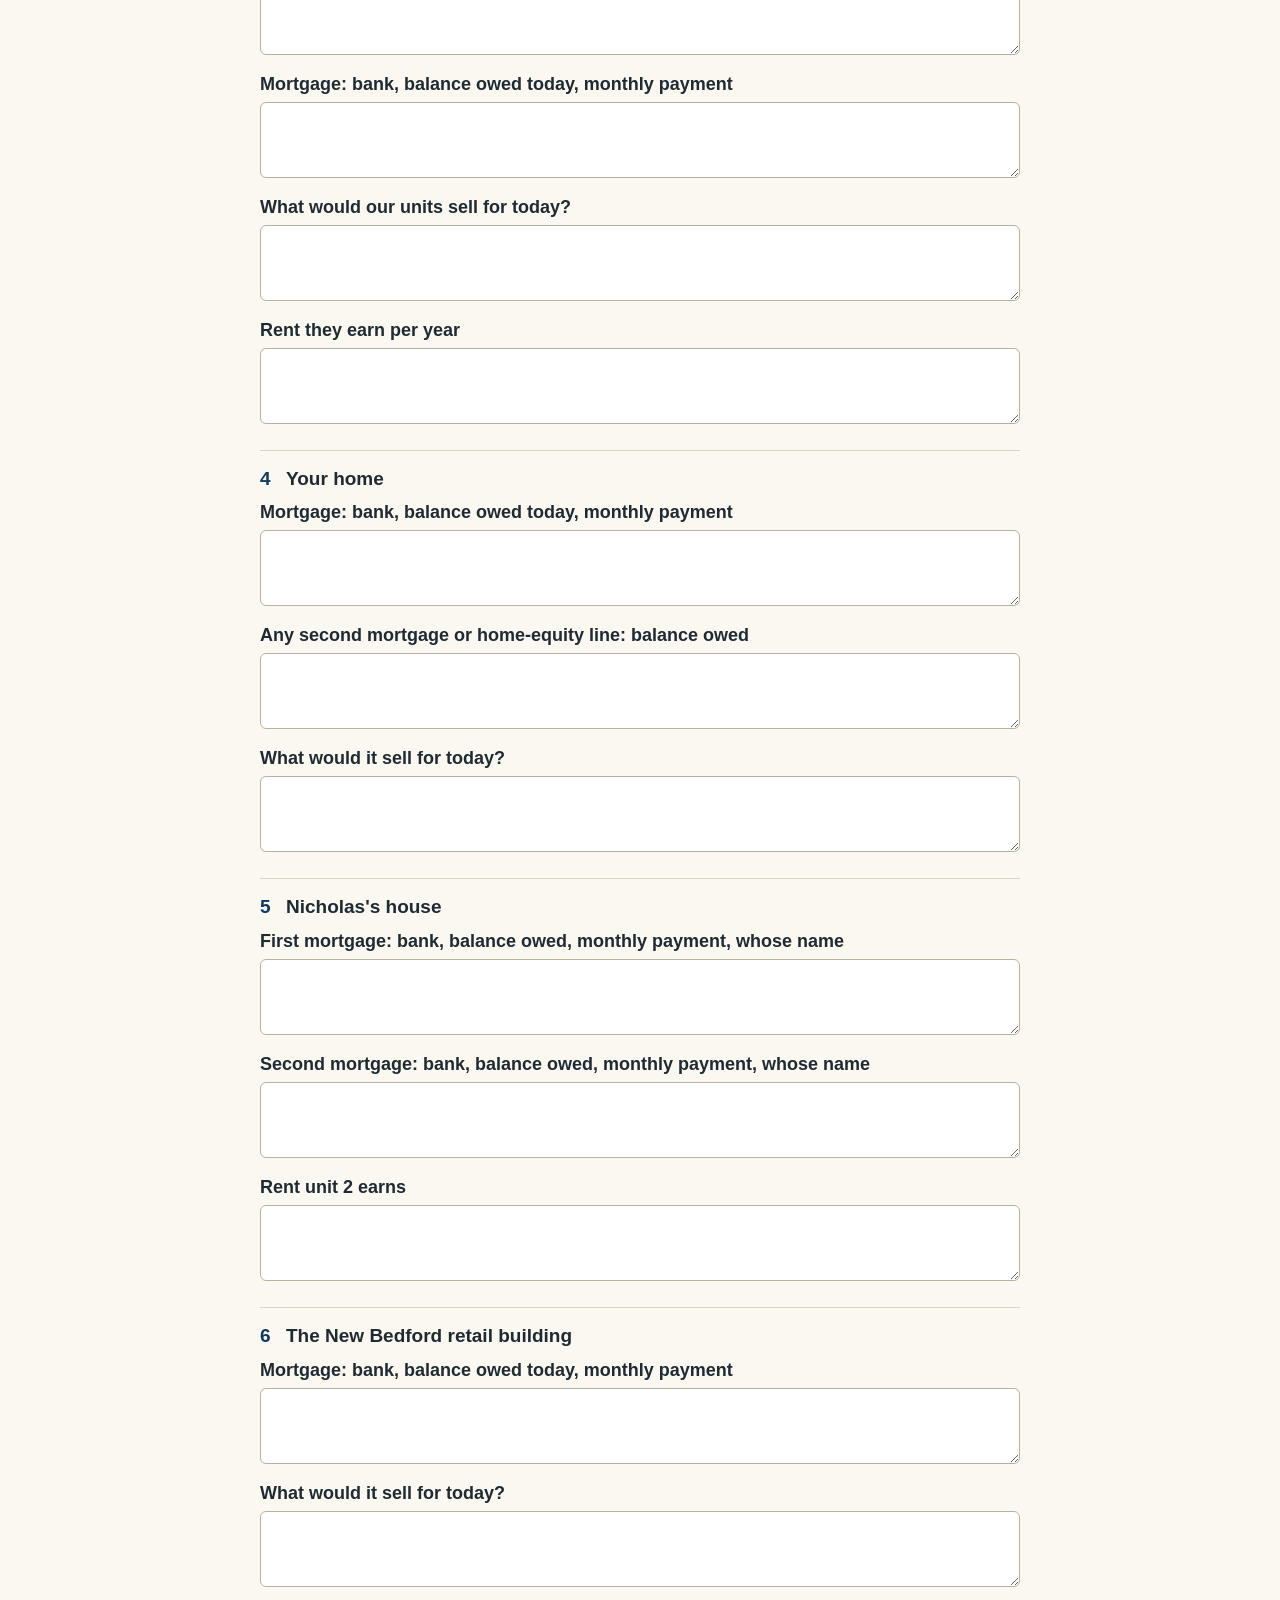
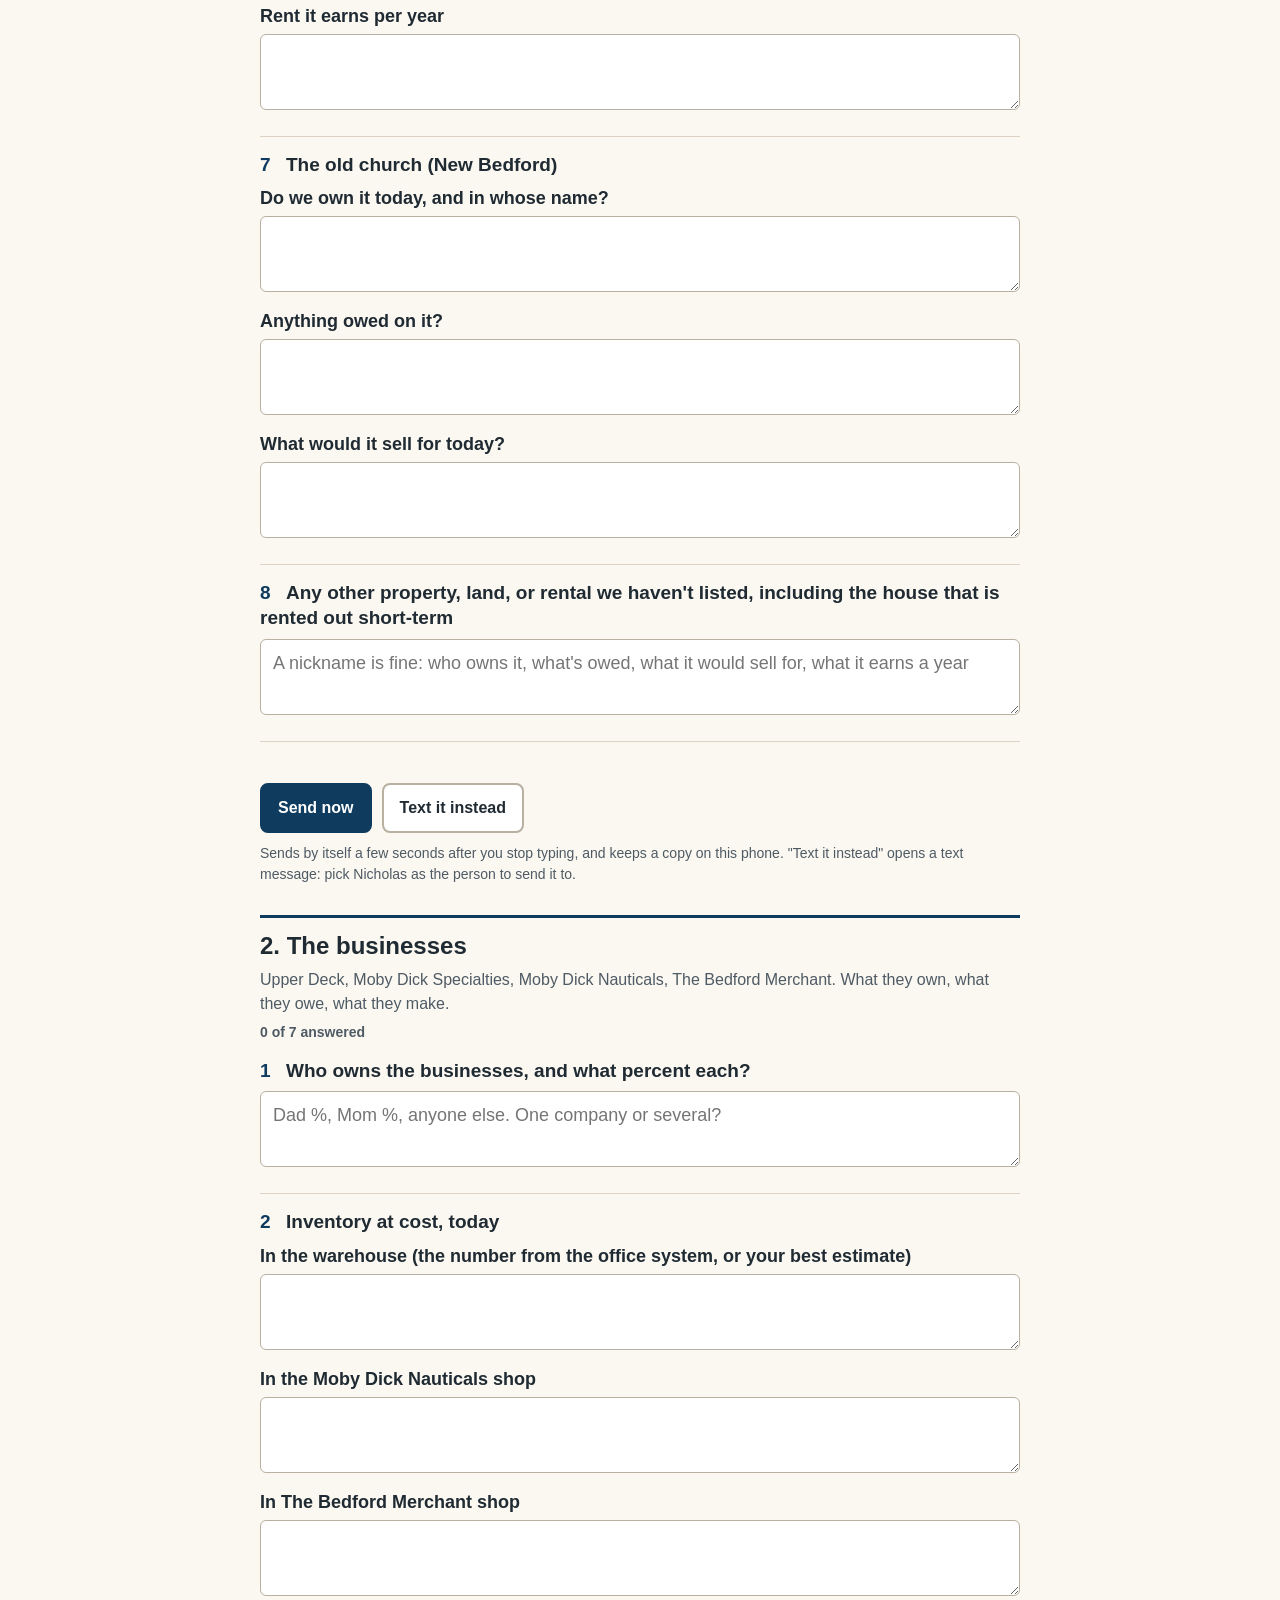
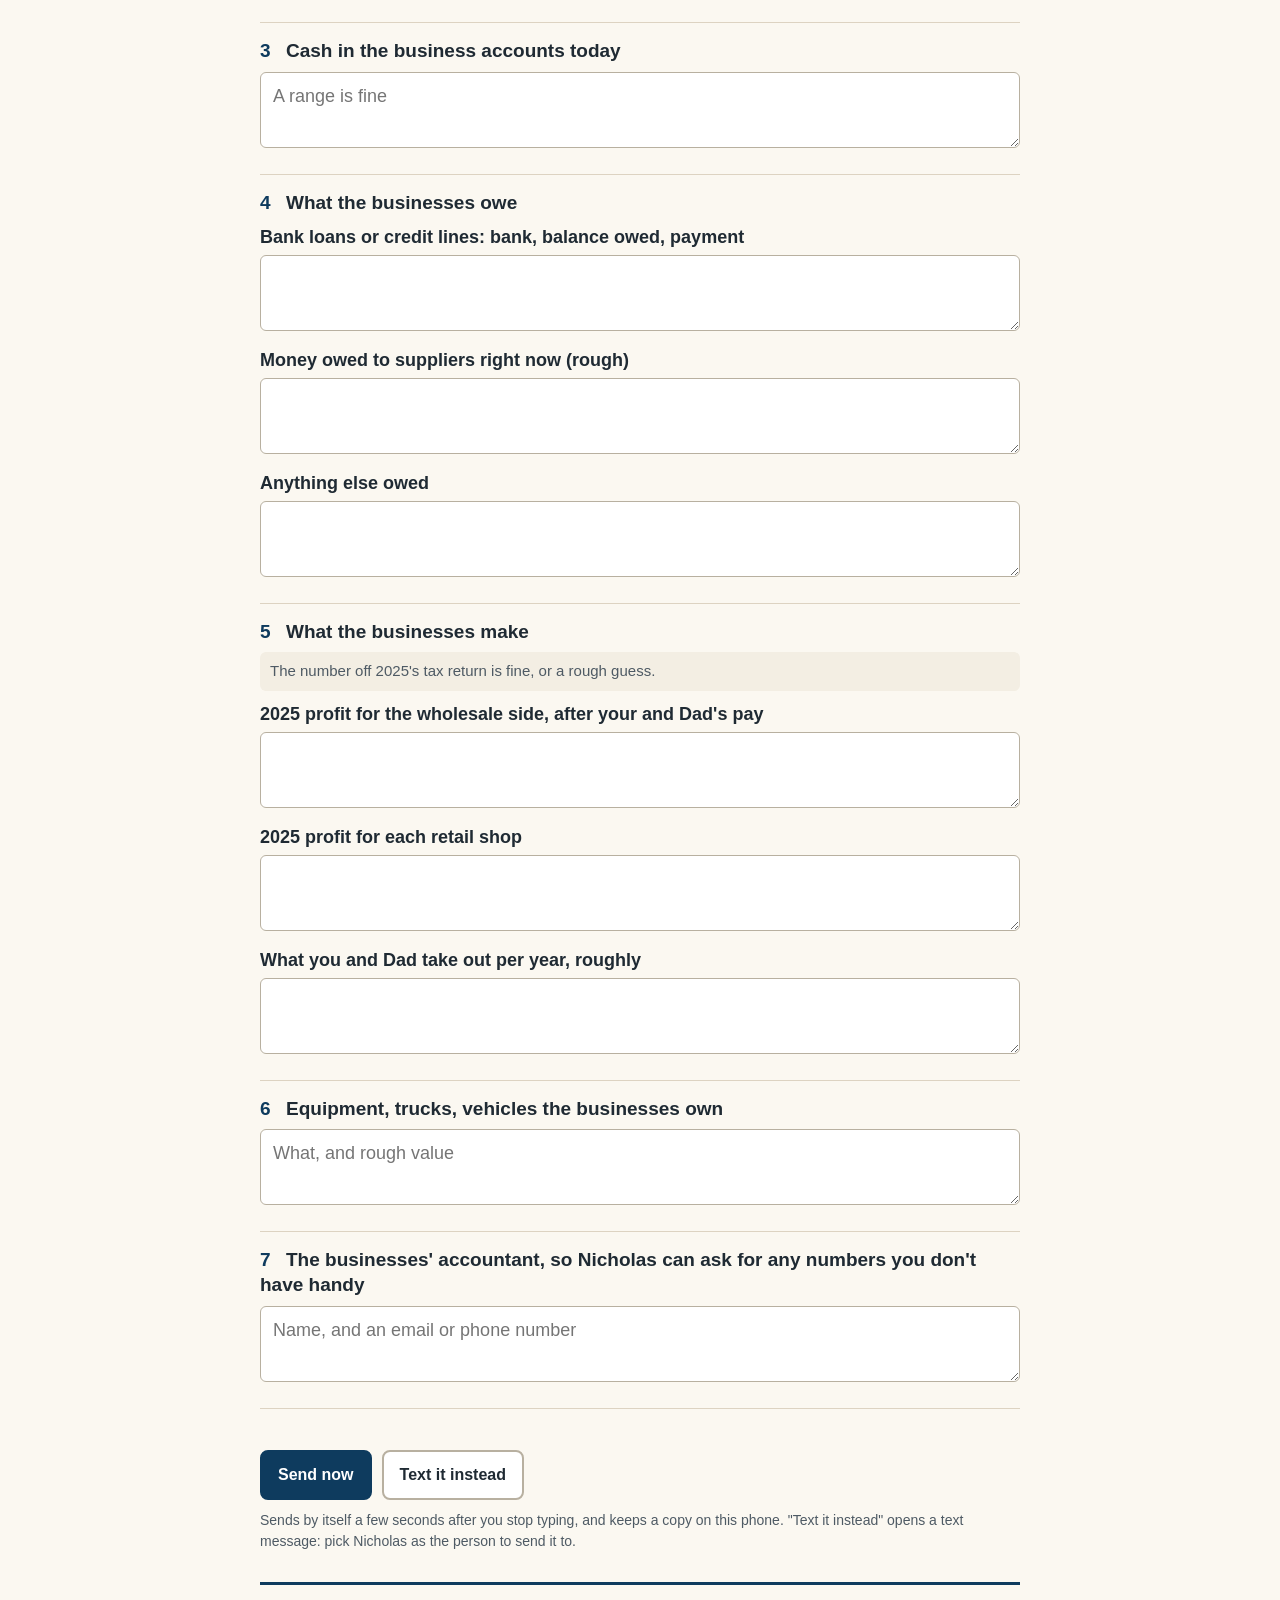
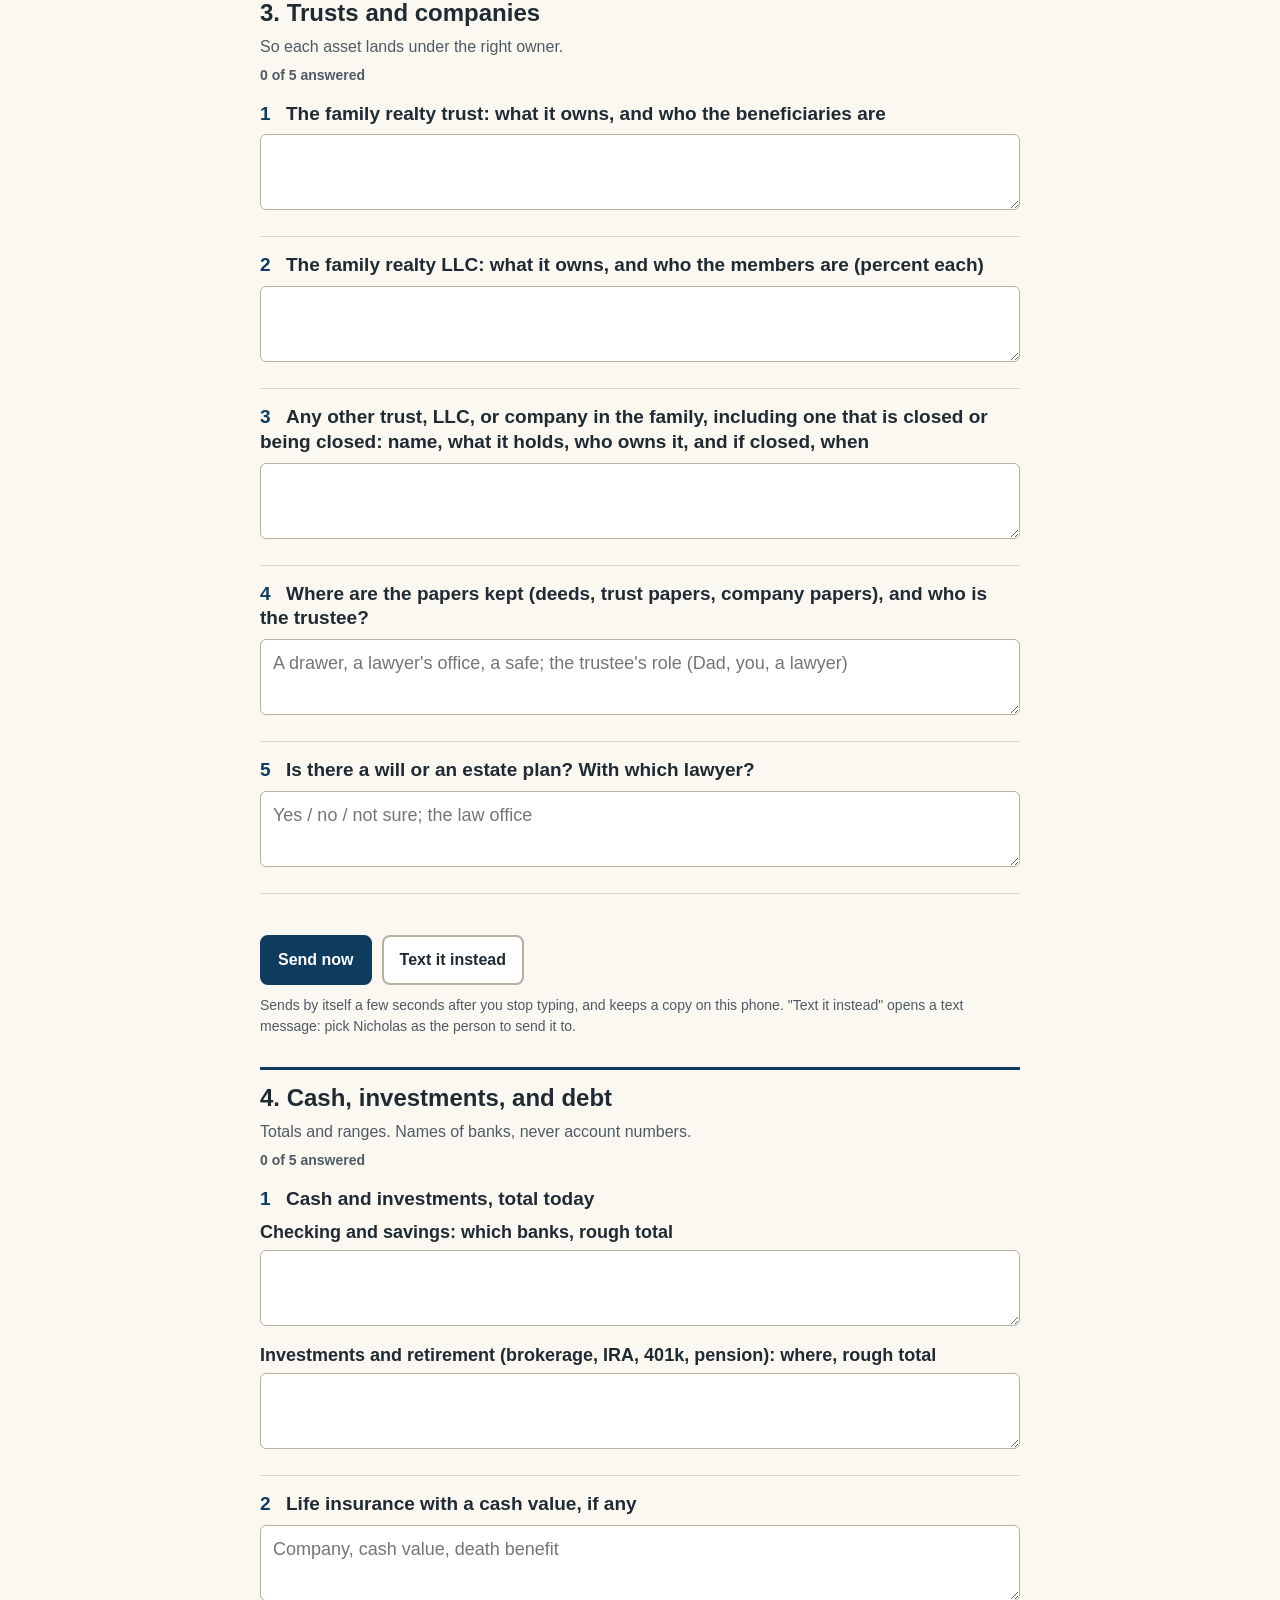
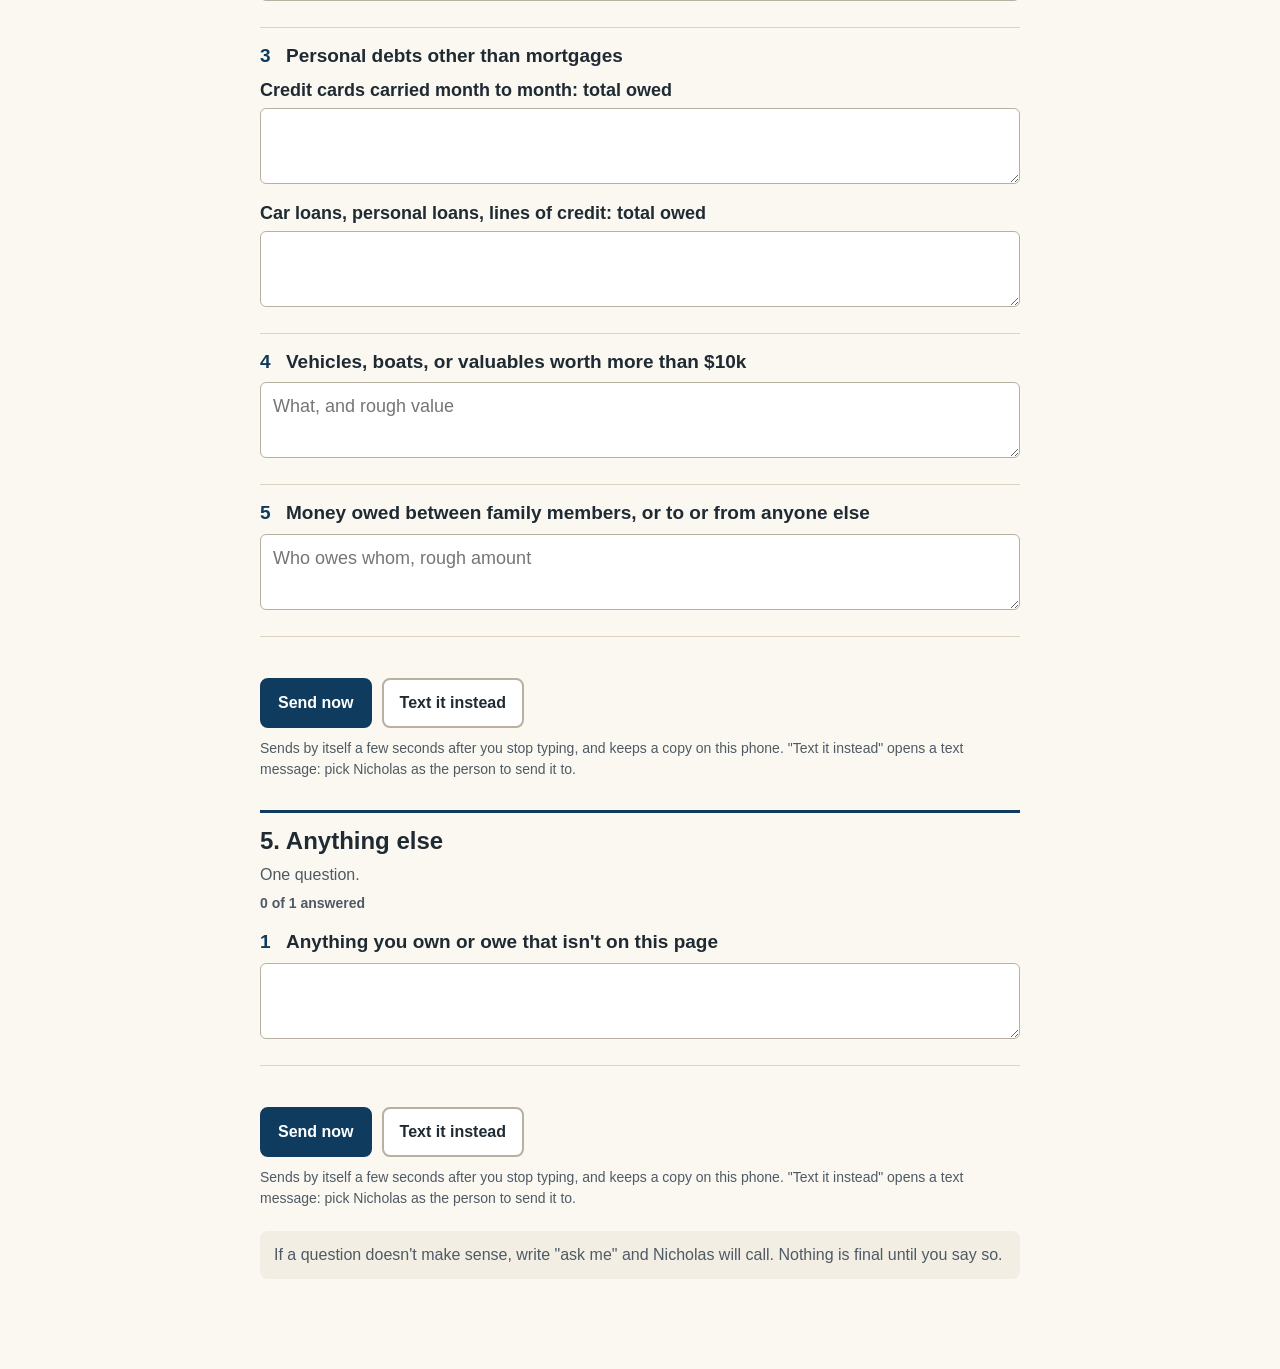
<file: q/family-a37cf0/index.html>
<!doctype html>
<html lang="en"><head><meta charset="utf-8"><meta name="viewport" content="width=device-width,initial-scale=1"><meta name="robots" content="noindex,nofollow">
<title>The family picture</title><link rel="stylesheet" href="../q.css"></head>
<body><main id="pr"><h1>The family picture</h1><p class="lede" id="lede"></p>
<div class="who"><label for="pr-who">Who is answering</label><input id="pr-who" type="text" placeholder="Mom" autocomplete="off"></div>
<div class="toc" id="pr-toc"></div><div id="pr-secs"></div>
<p class="note">If a question doesn't make sense, write "ask me" and Nicholas will call. Nothing is final until you say so.</p></main>
<script src="../config.js"></script><script src="../q.js"></script></body></html>
</file>
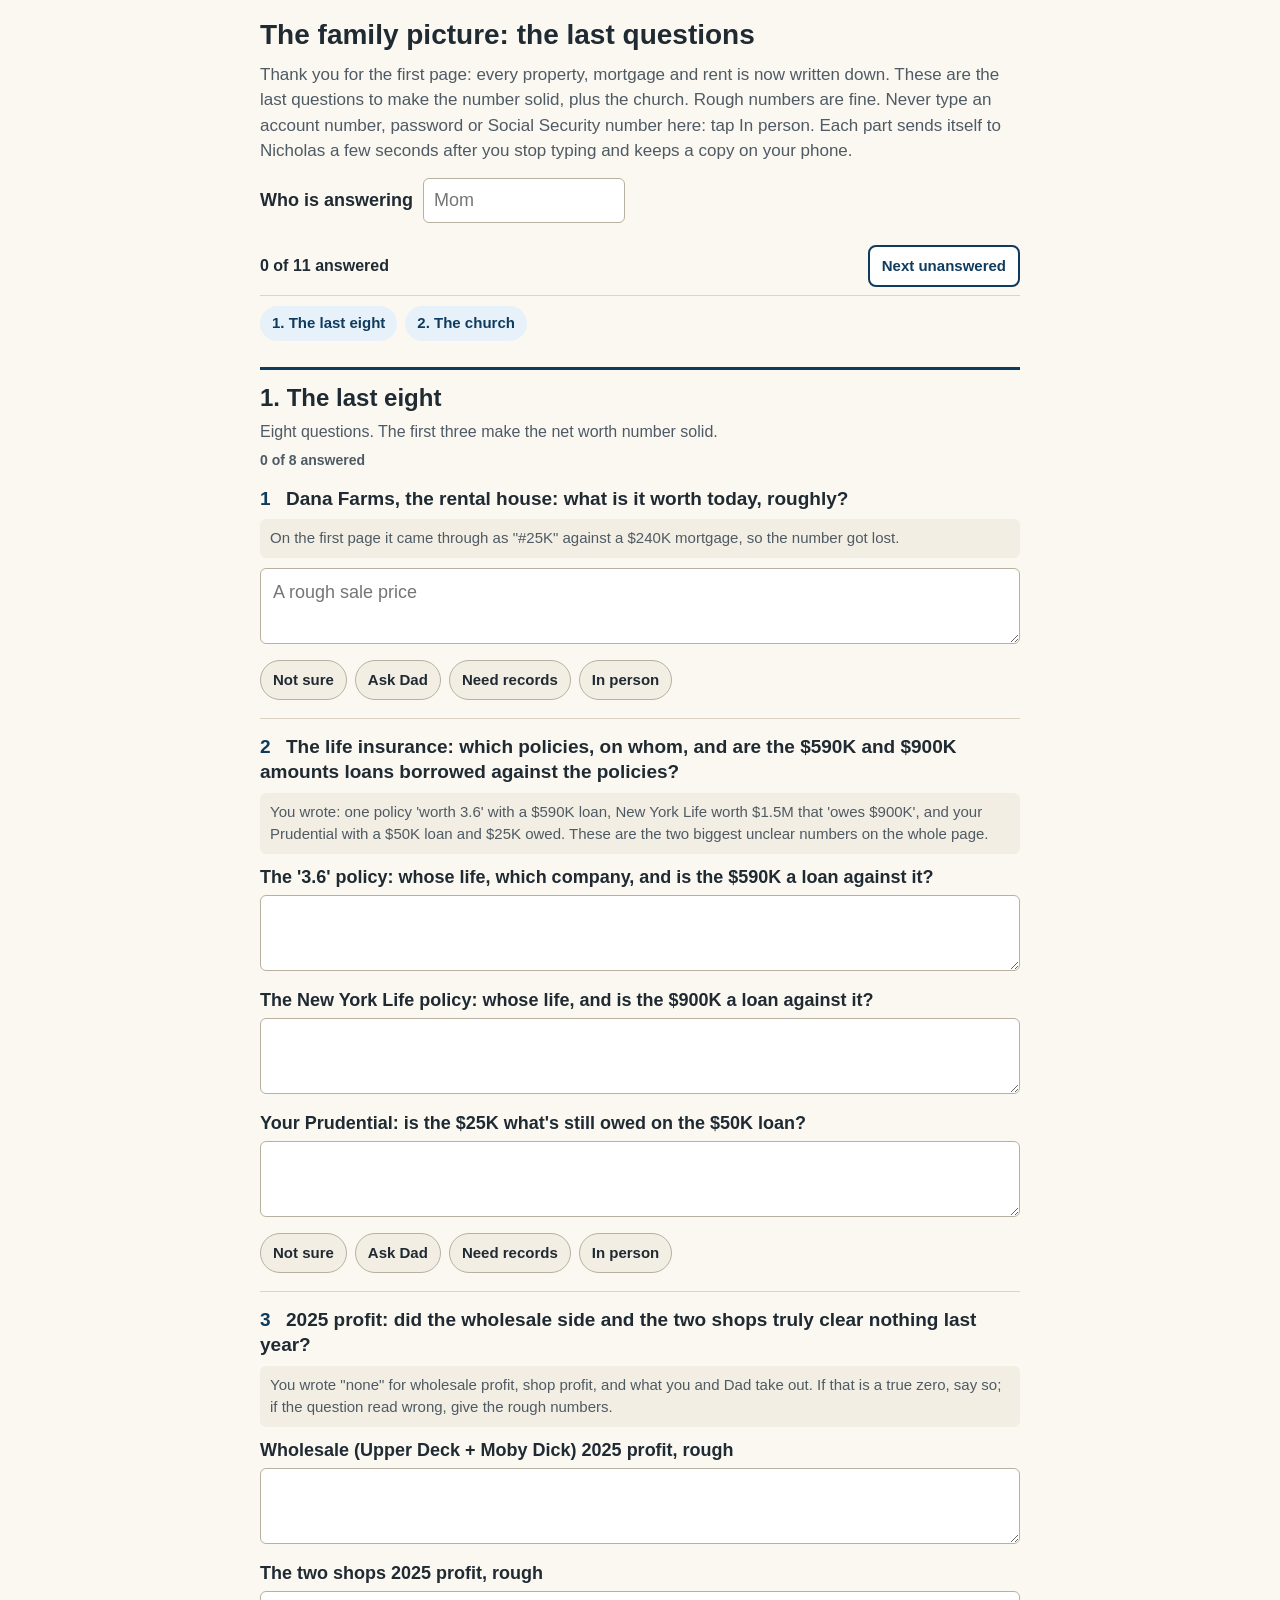
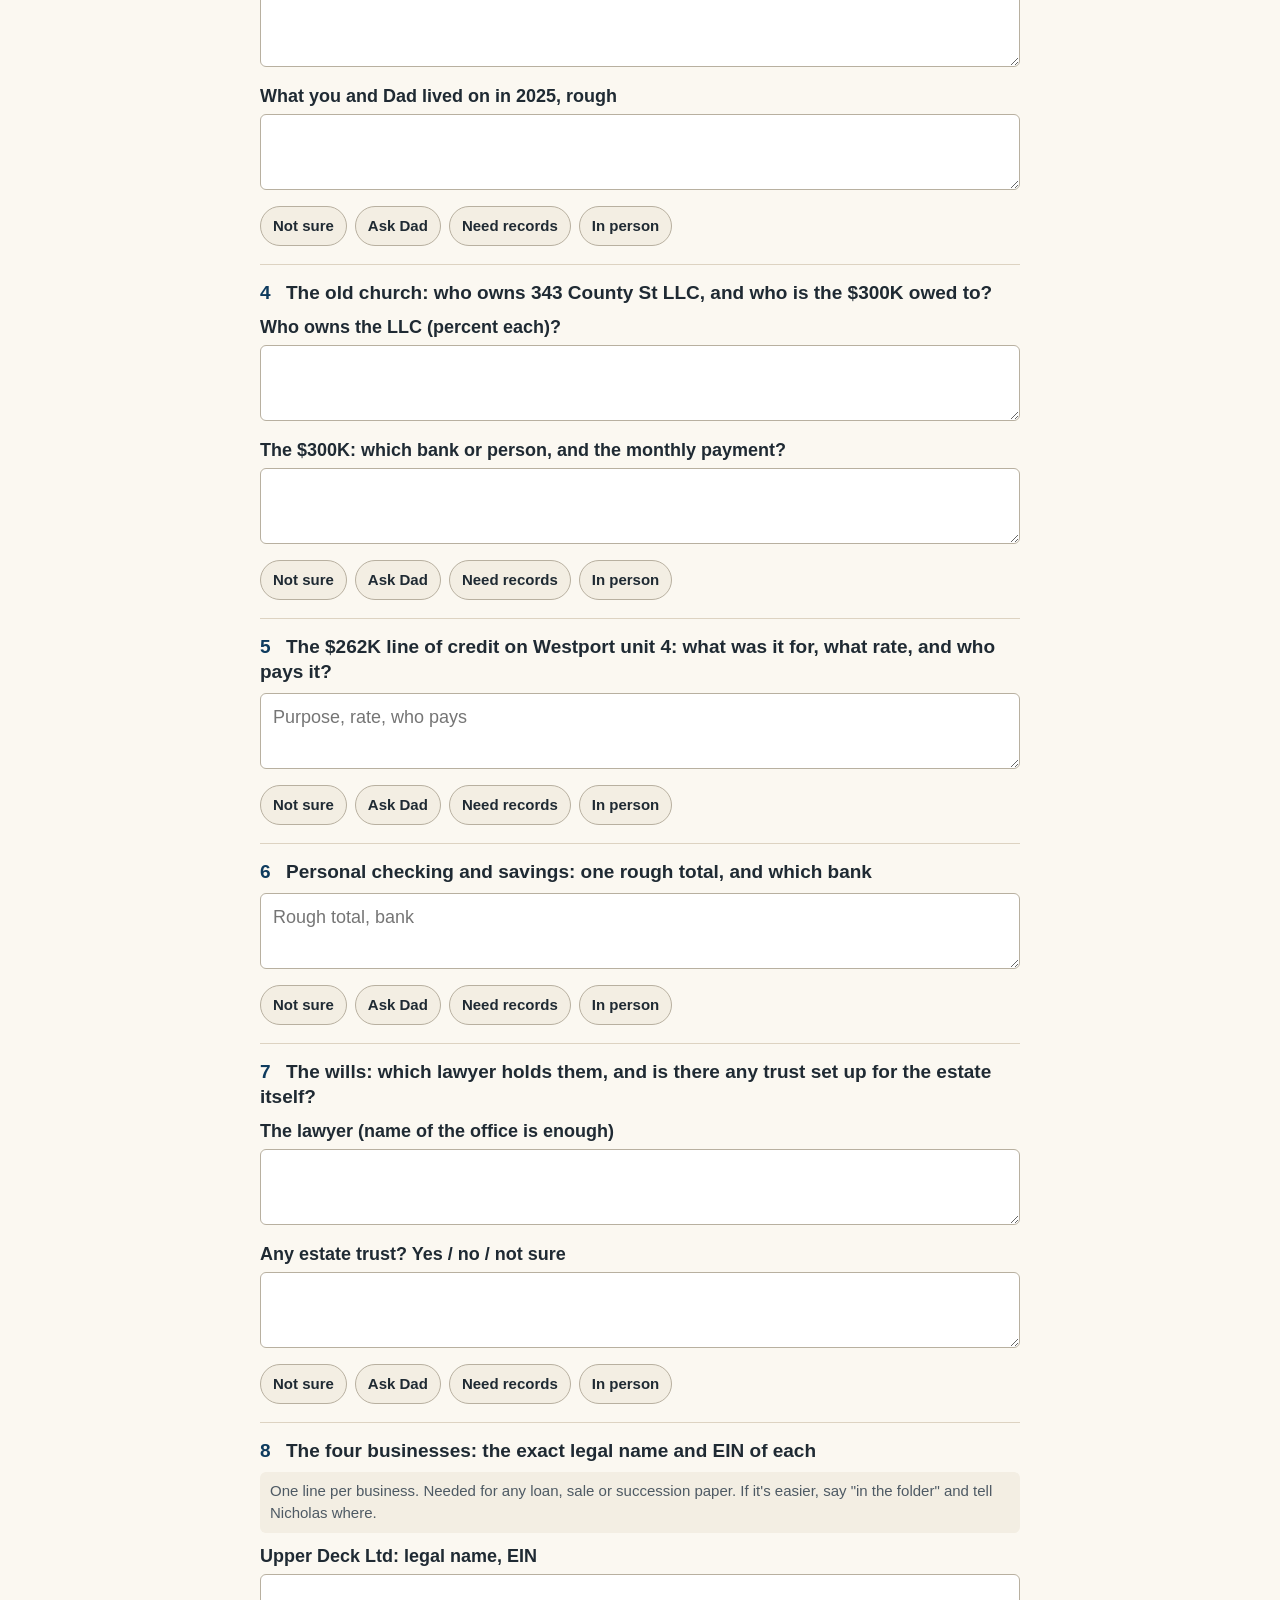
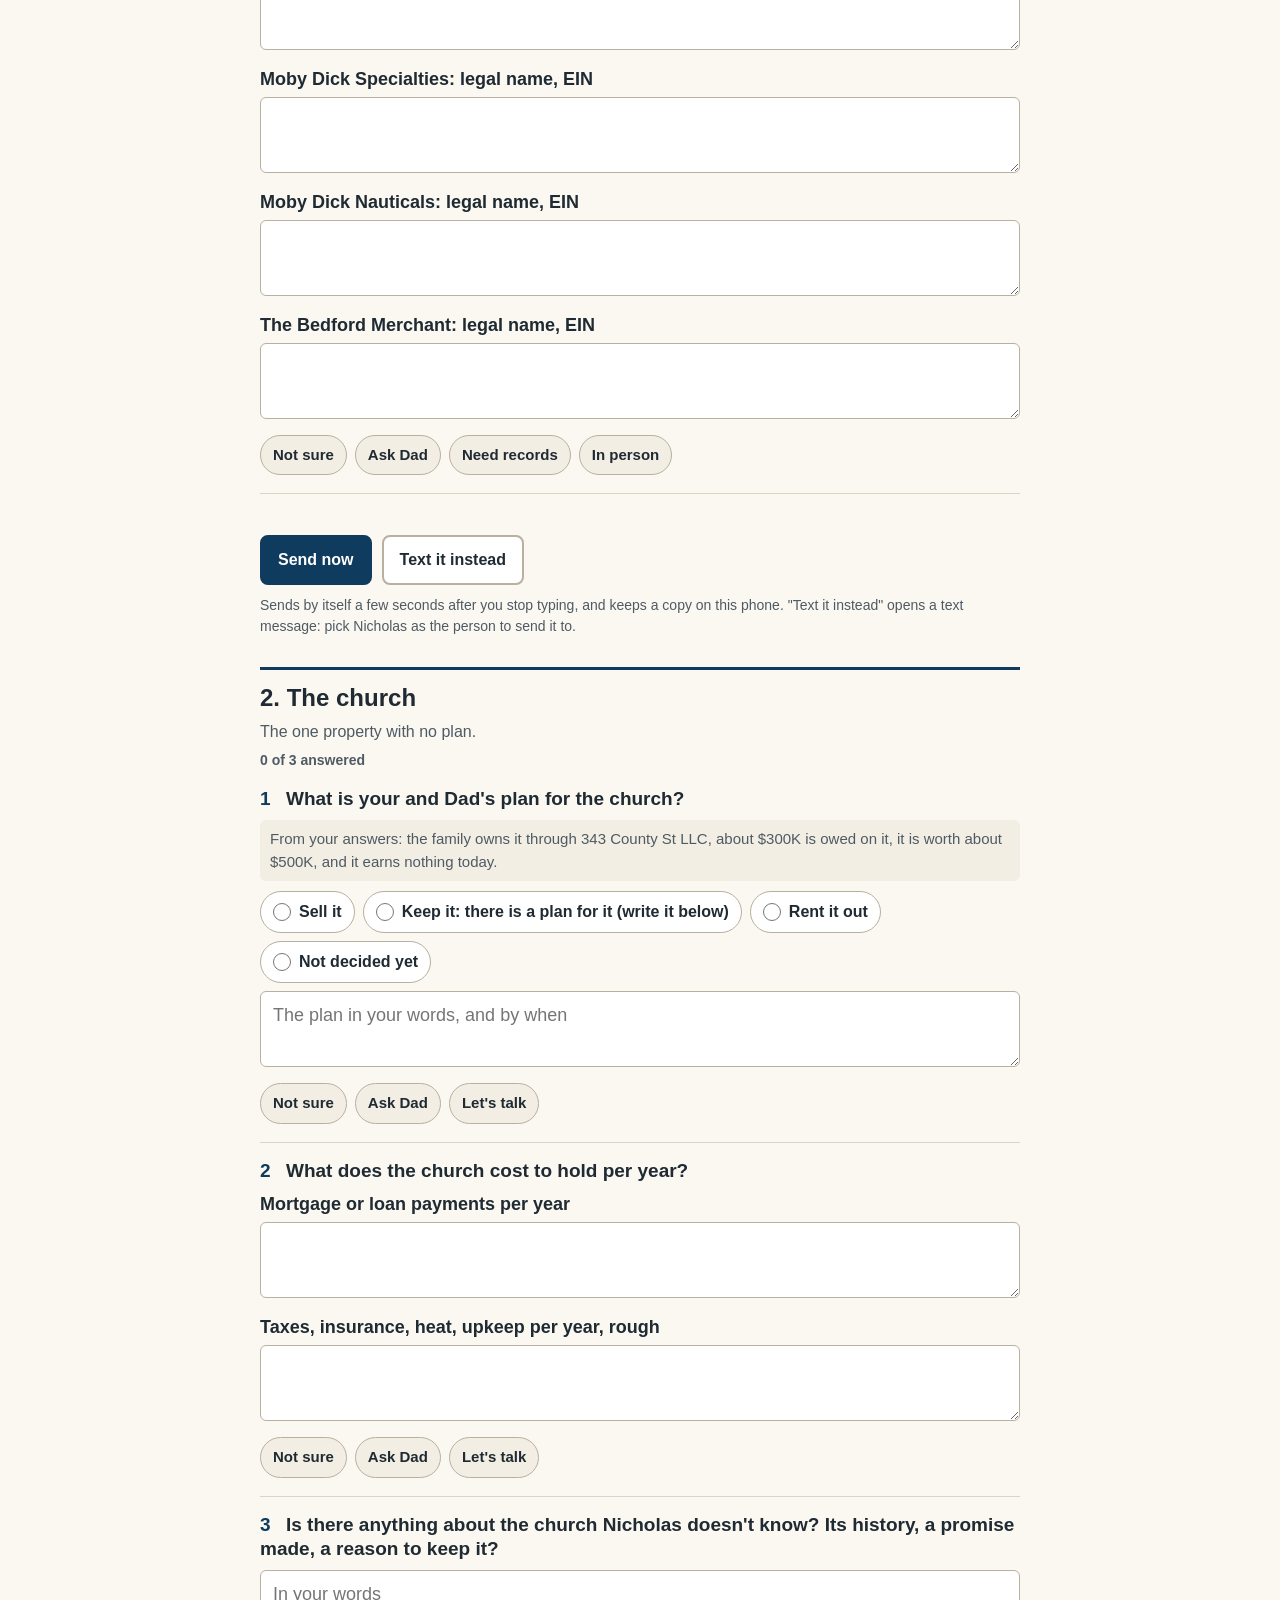
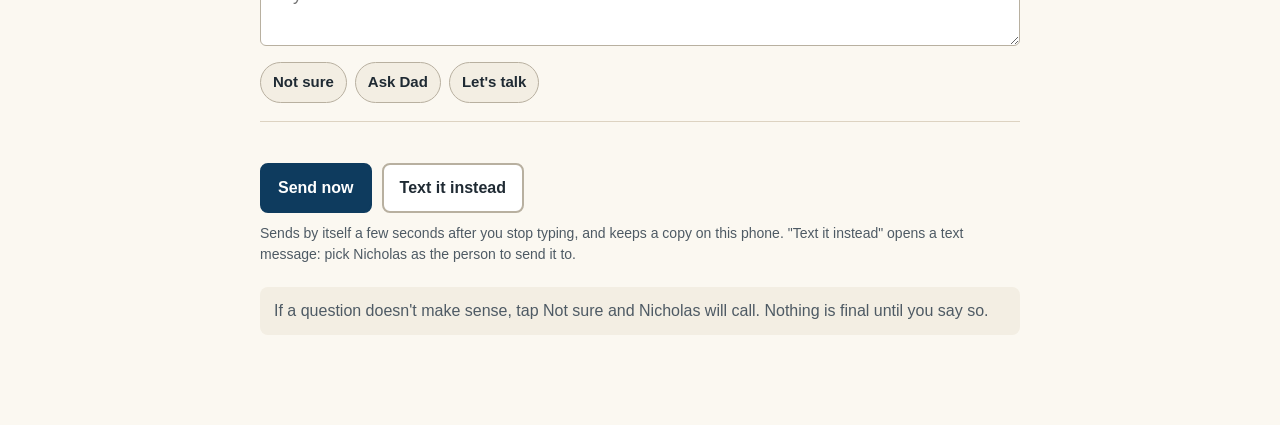
<file: q/family-round2-3c59ae/index.html>
<!doctype html>
<html lang="en"><head><meta charset="utf-8"><meta name="viewport" content="width=device-width,initial-scale=1"><meta name="robots" content="noindex,nofollow">
<title>The family picture: the last questions</title><link rel="stylesheet" href="../q.css?v=3"></head>
<body><main id="pr"><h1>The family picture: the last questions</h1><p class="lede" id="lede"></p>
<div class="who"><label for="pr-who">Who is answering</label><input id="pr-who" type="text" placeholder="Mom" autocomplete="off"></div>
<div class="topbar" id="pr-top"><span id="pr-progress"></span><button type="button" id="pr-next">Next unanswered</button></div>
<div class="toc" id="pr-toc"></div><div id="pr-secs"></div>
<p class="note">If a question doesn't make sense, tap Not sure and Nicholas will call. Nothing is final until you say so.</p></main>
<script src="../config.js?v=3"></script><script src="../q.js?v=3"></script></body></html>
</file>
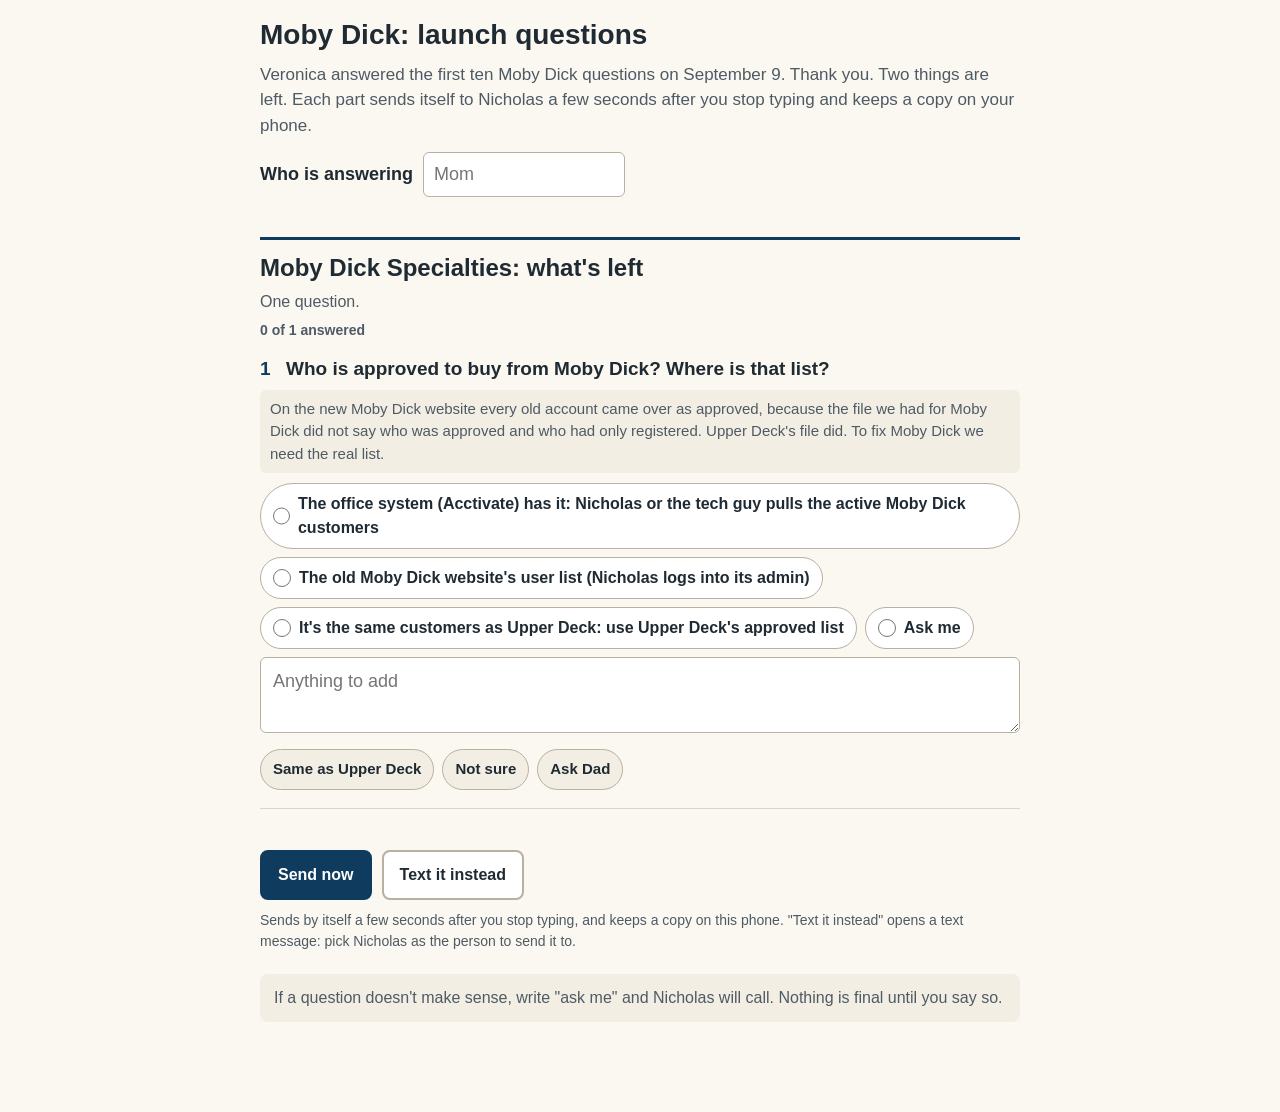
<file: q/moby-dick-723aa2/index.html>
<!doctype html>
<html lang="en"><head><meta charset="utf-8"><meta name="viewport" content="width=device-width,initial-scale=1"><meta name="robots" content="noindex,nofollow">
<title>Moby Dick: launch questions</title><link rel="stylesheet" href="../q.css"></head>
<body><main id="pr"><h1>Moby Dick: launch questions</h1><p class="lede" id="lede"></p>
<div class="who"><label for="pr-who">Who is answering</label><input id="pr-who" type="text" placeholder="Mom" autocomplete="off"></div>
<div class="toc" id="pr-toc"></div><div id="pr-secs"></div>
<p class="note">If a question doesn't make sense, write "ask me" and Nicholas will call. Nothing is final until you say so.</p></main>
<script src="../config.js"></script><script src="../q.js"></script></body></html>
</file>
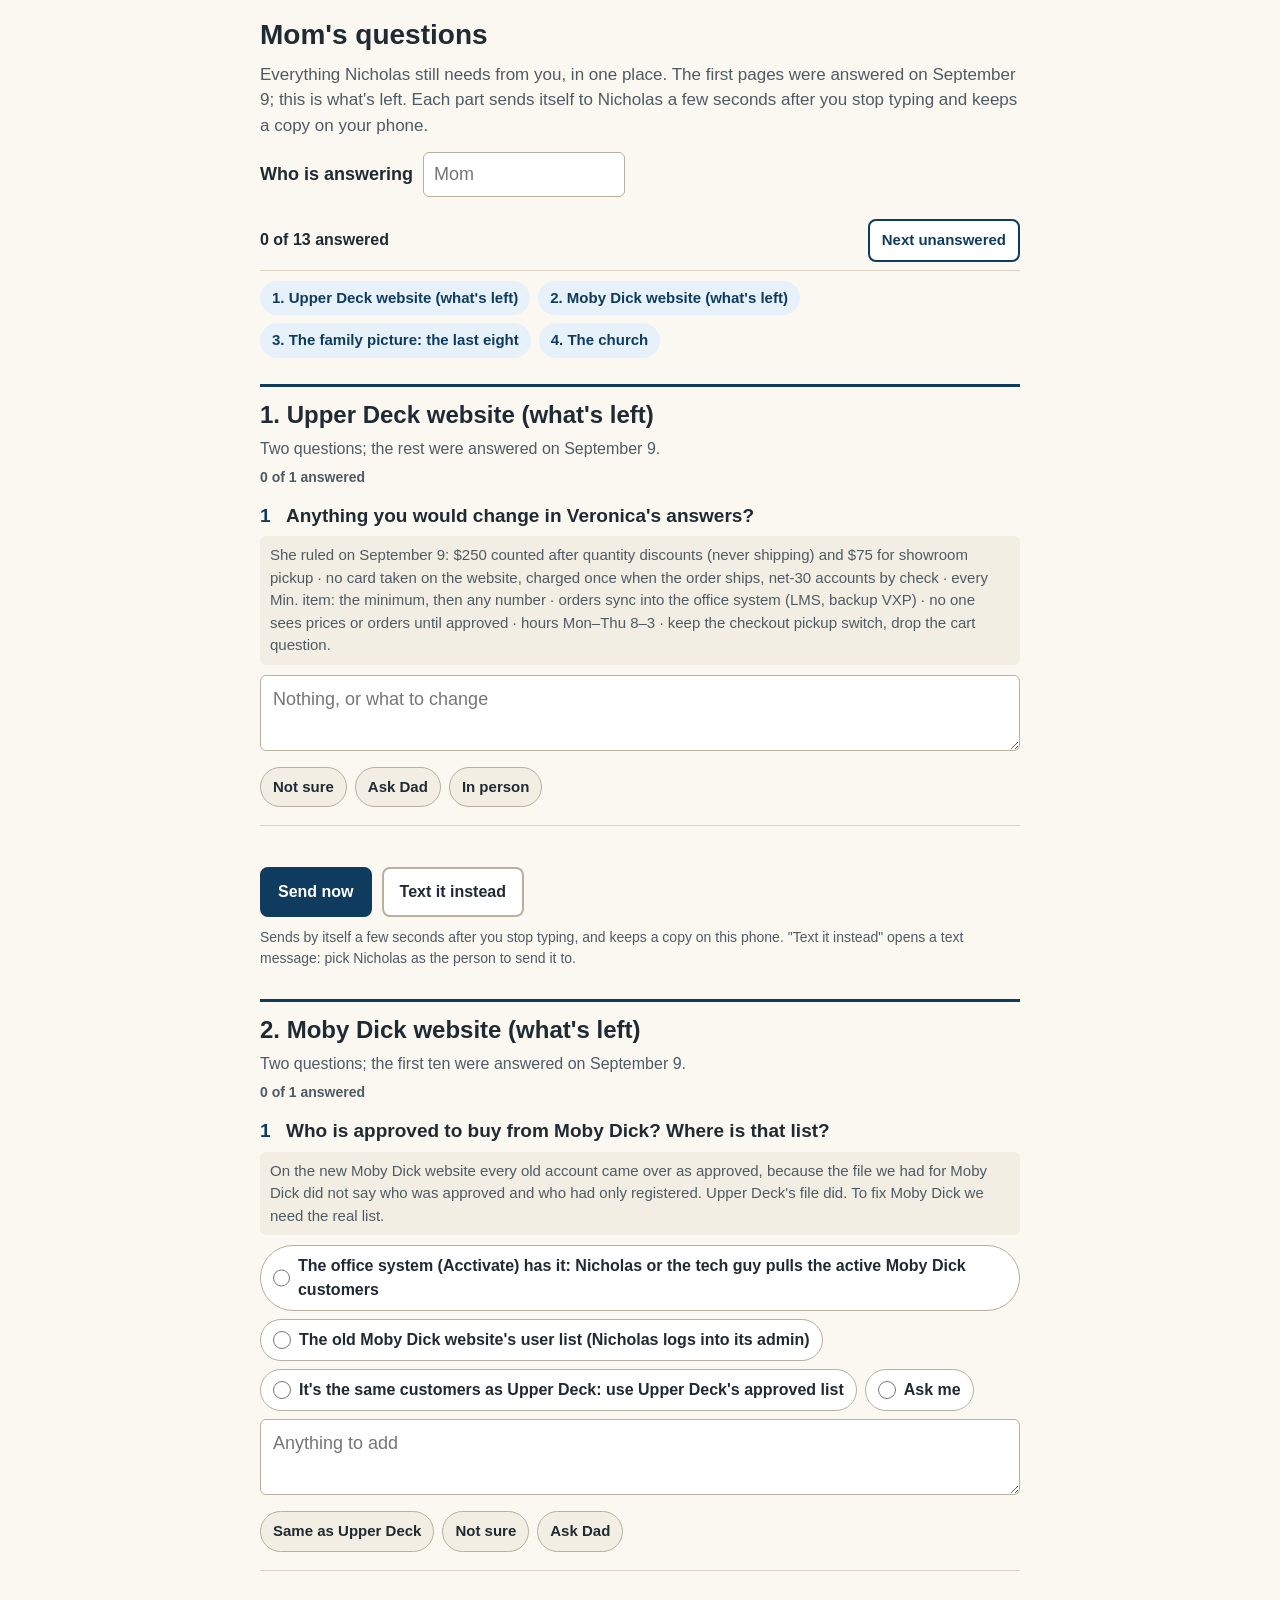
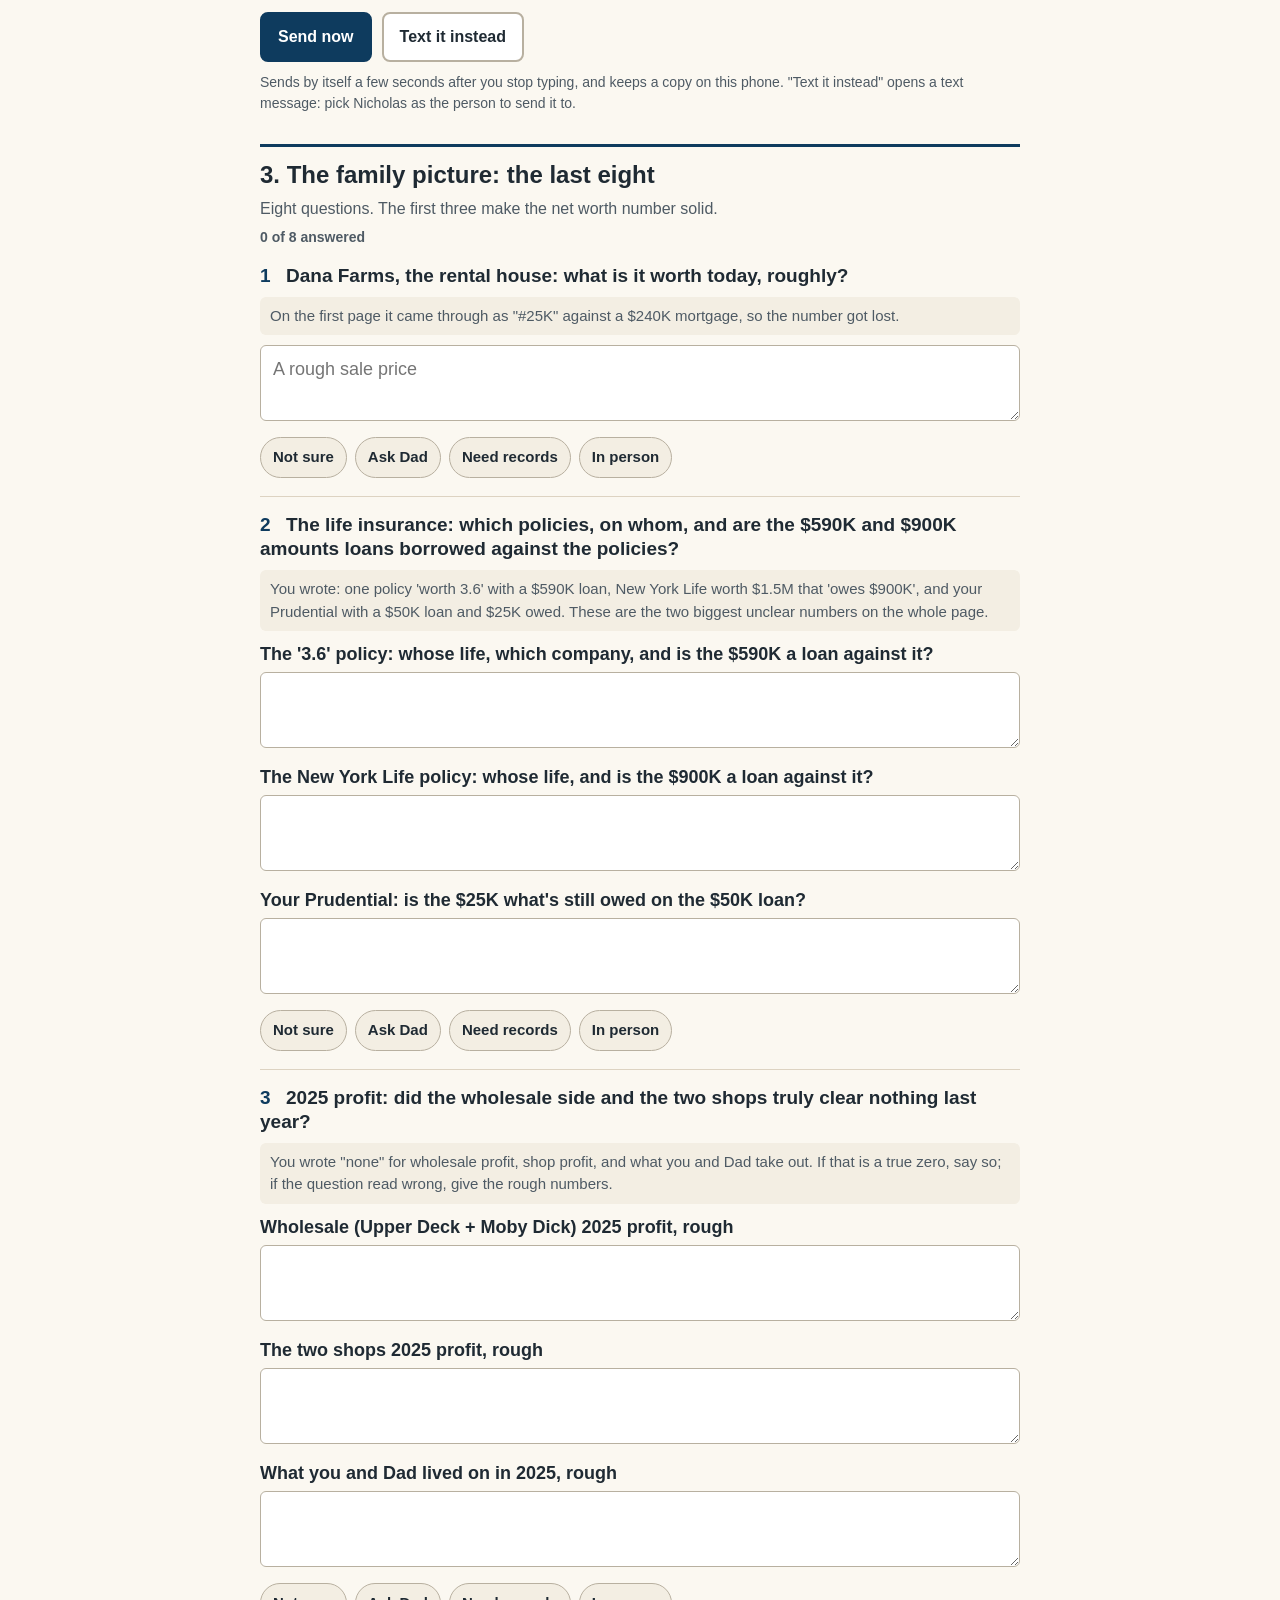
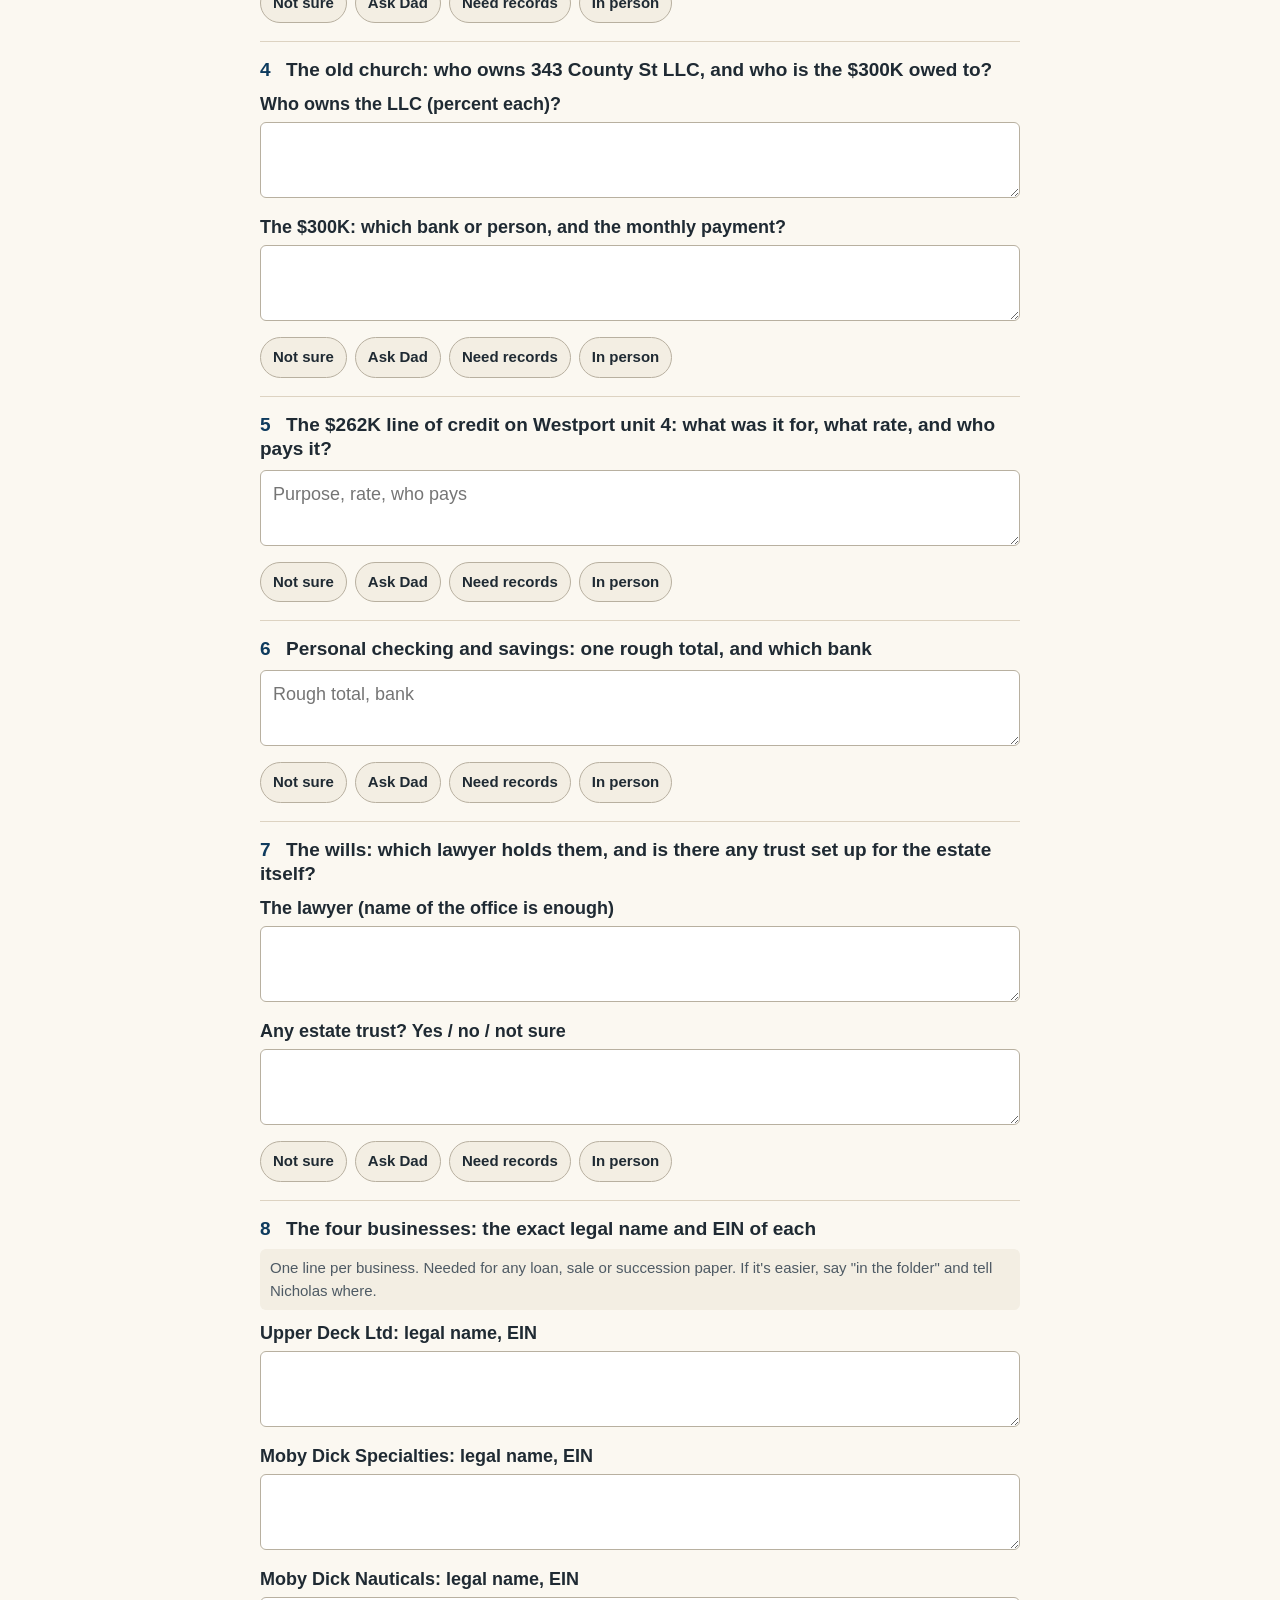
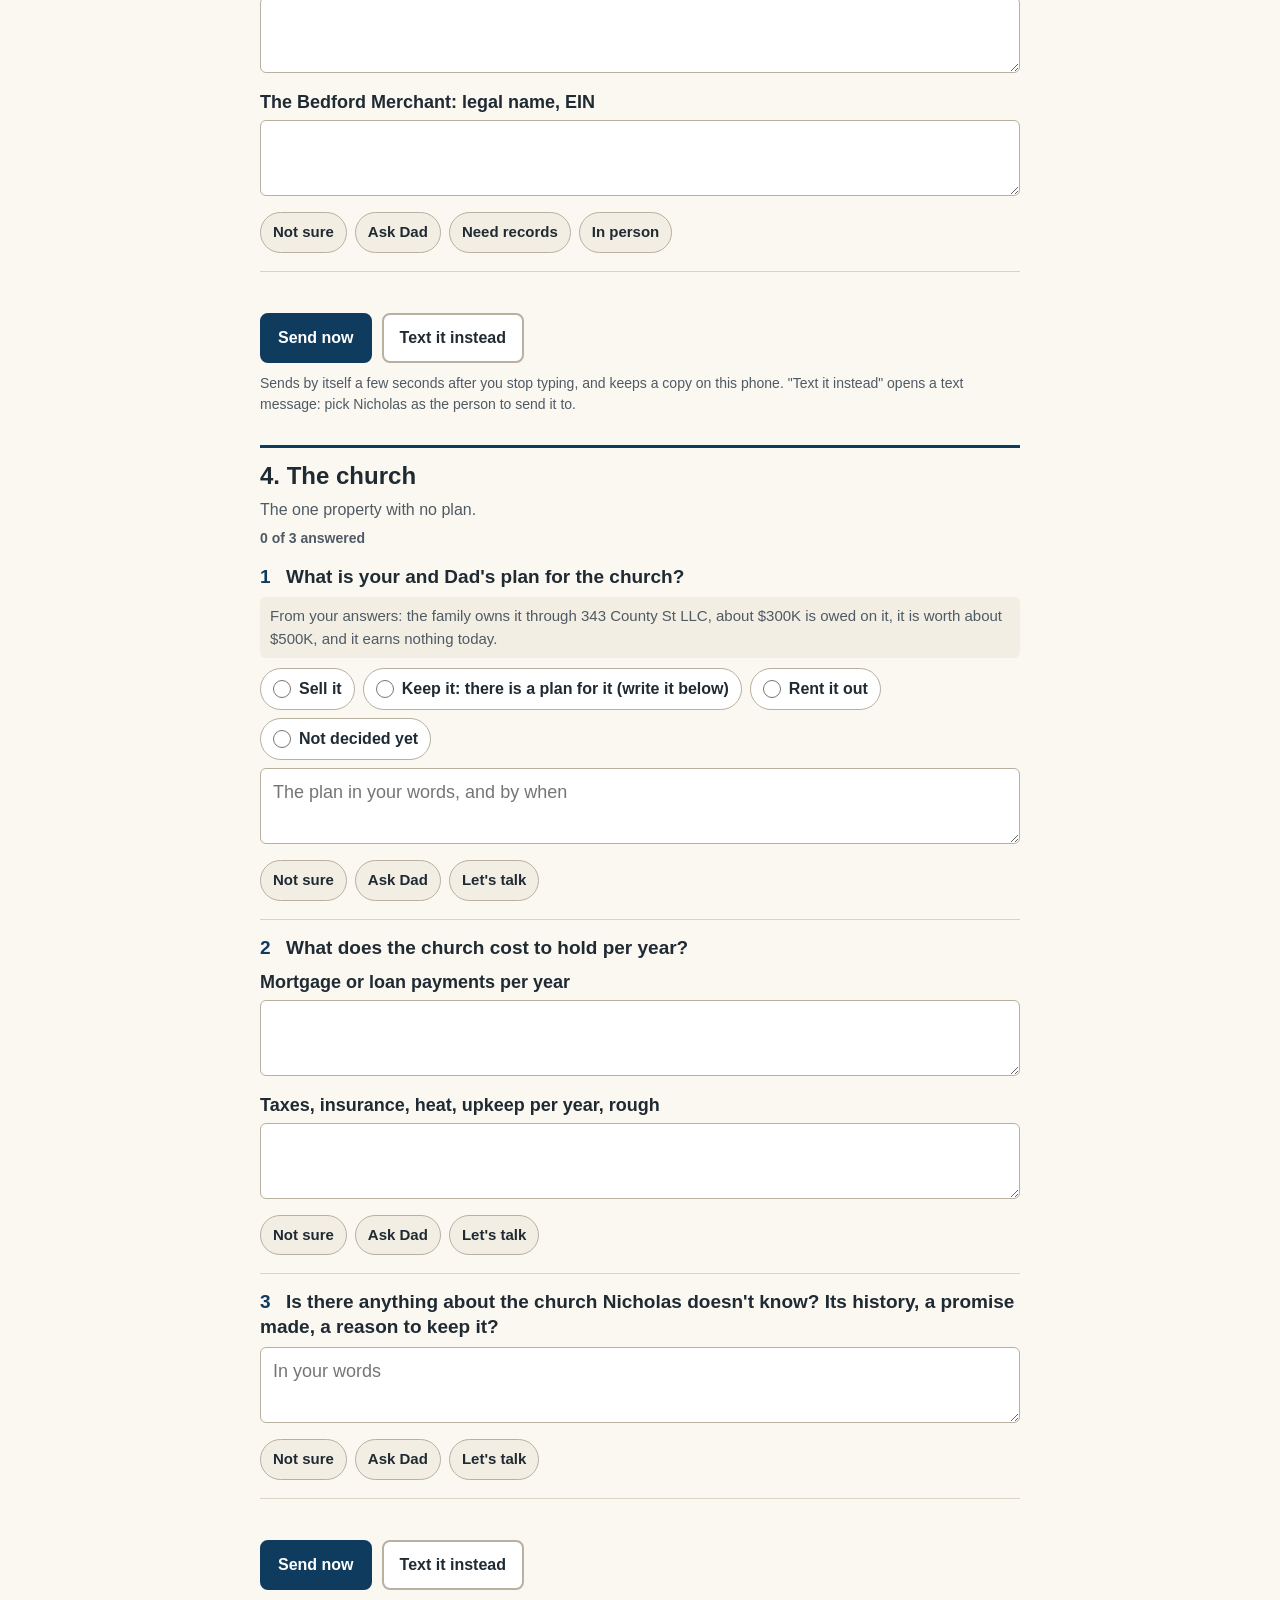
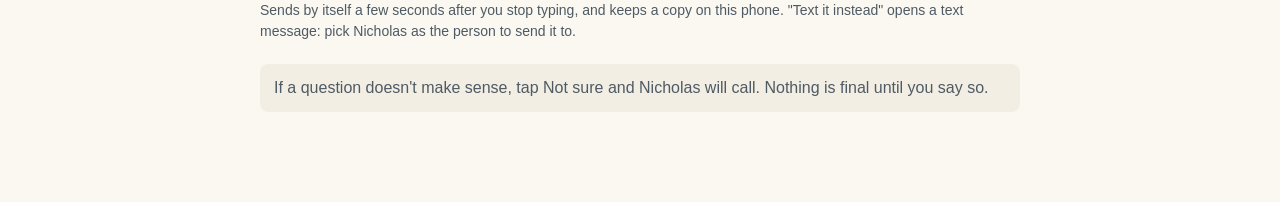
<file: q/mom-7a8089/index.html>
<!doctype html>
<html lang="en"><head><meta charset="utf-8"><meta name="viewport" content="width=device-width,initial-scale=1"><meta name="robots" content="noindex,nofollow">
<title>Mom's questions</title><link rel="stylesheet" href="../q.css?v=3"></head>
<body><main id="pr"><h1>Mom's questions</h1><p class="lede" id="lede"></p>
<div class="who"><label for="pr-who">Who is answering</label><input id="pr-who" type="text" placeholder="Mom" autocomplete="off"></div>
<div class="topbar" id="pr-top"><span id="pr-progress"></span><button type="button" id="pr-next">Next unanswered</button></div>
<div class="toc" id="pr-toc"></div><div id="pr-secs"></div>
<p class="note">If a question doesn't make sense, tap Not sure and Nicholas will call. Nothing is final until you say so.</p></main>
<script src="../config.js?v=3"></script><script src="../q.js?v=3"></script></body></html>
</file>
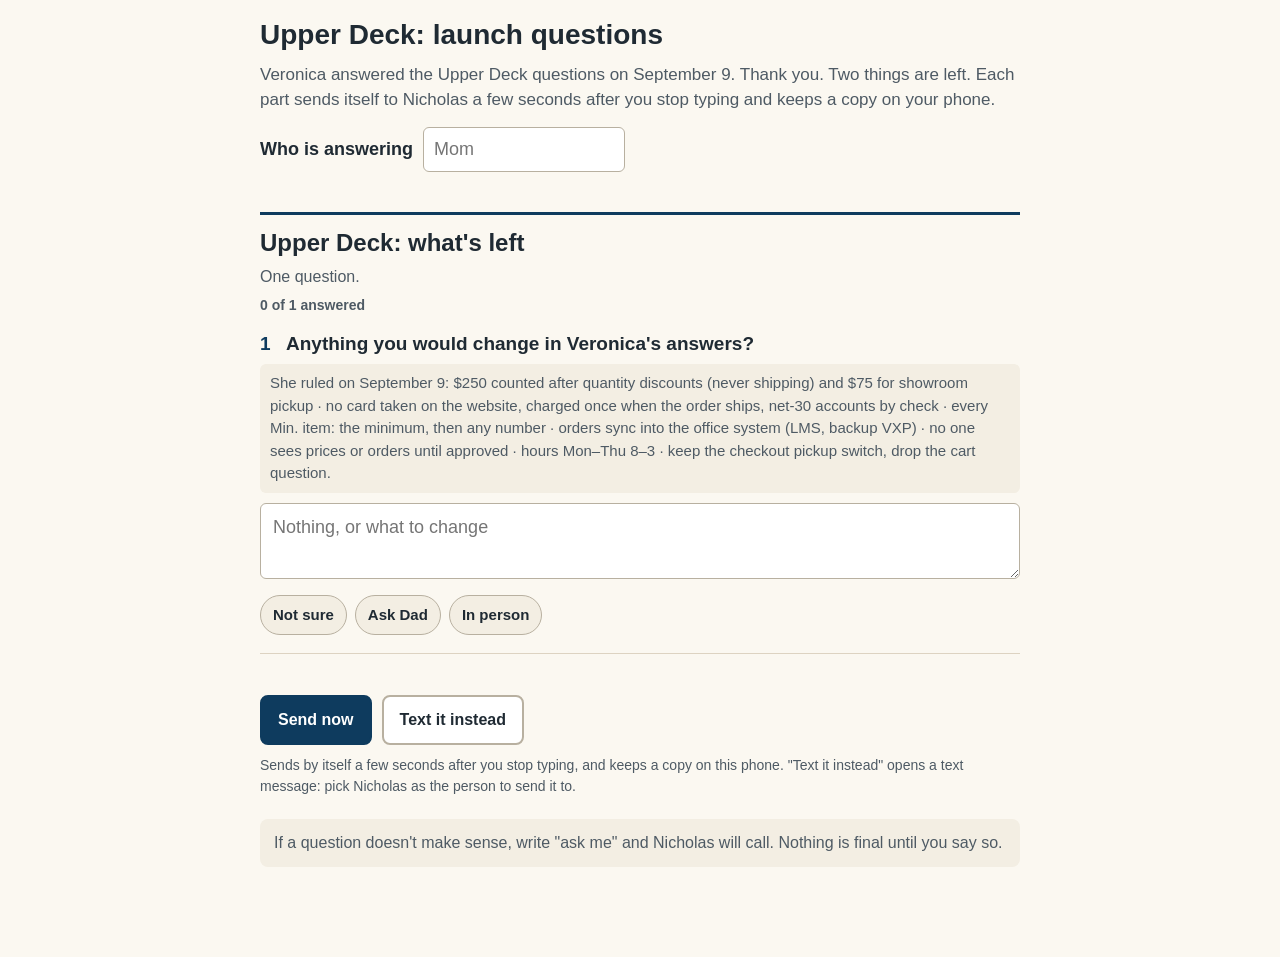
<file: q/upper-deck-79e0f4/index.html>
<!doctype html>
<html lang="en"><head><meta charset="utf-8"><meta name="viewport" content="width=device-width,initial-scale=1"><meta name="robots" content="noindex,nofollow">
<title>Upper Deck: launch questions</title><link rel="stylesheet" href="../q.css"></head>
<body><main id="pr"><h1>Upper Deck: launch questions</h1><p class="lede" id="lede"></p>
<div class="who"><label for="pr-who">Who is answering</label><input id="pr-who" type="text" placeholder="Mom" autocomplete="off"></div>
<div class="toc" id="pr-toc"></div><div id="pr-secs"></div>
<p class="note">If a question doesn't make sense, write "ask me" and Nicholas will call. Nothing is final until you say so.</p></main>
<script src="../config.js"></script><script src="../q.js"></script></body></html>
</file>
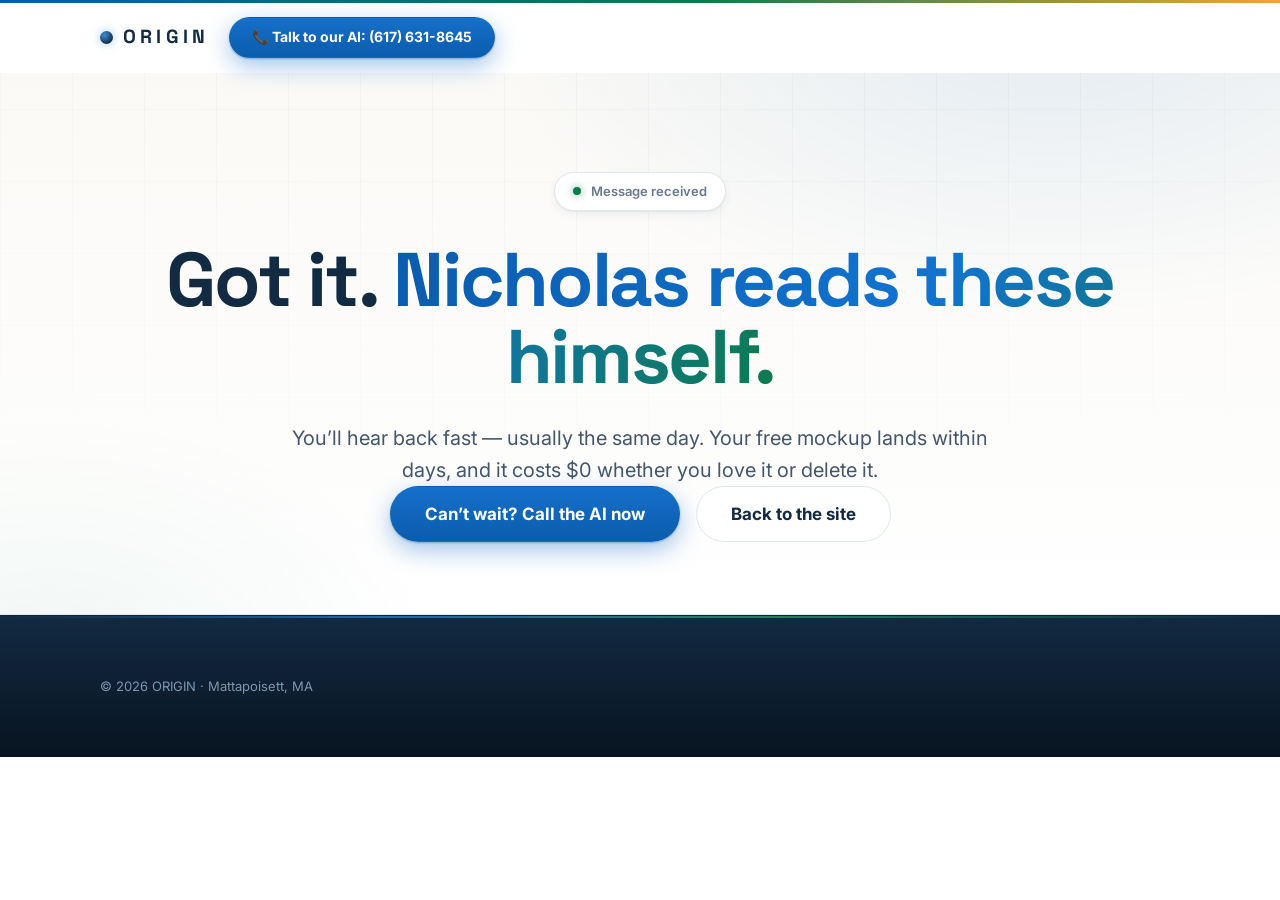
<file: start/sent/index.html>
<!DOCTYPE html>
<html lang="en">
<head>
<meta charset="UTF-8">
<meta name="viewport" content="width=device-width, initial-scale=1.0">
<title>Got it — ORIGIN</title>
<meta name="robots" content="noindex">
<link rel="icon" href="data:image/svg+xml,%3Csvg xmlns='http://www.w3.org/2000/svg' viewBox='0 0 64 64'%3E%3Ccircle cx='32' cy='32' r='30' fill='%23122a42'/%3E%3Ccircle cx='32' cy='32' r='14' fill='none' stroke='white' stroke-width='7'/%3E%3C/svg%3E">
<link rel="preconnect" href="https://fonts.googleapis.com">
<link rel="preconnect" href="https://fonts.gstatic.com" crossorigin>
<link href="https://fonts.googleapis.com/css2?family=Space+Grotesk:wght@500;700&family=Inter:wght@400;500;600;700&display=swap" rel="stylesheet">
<link rel="stylesheet" href="/assets/style.css">
</head>
<body>

<header class="site-header">
  <div class="header-inner">
    <a class="wordmark" href="/"><span class="mark"></span>ORIGIN</a>
    <a class="btn btn-call header-call" href="tel:617-631-8645">&#128222; Talk to our AI: (617) 631-8645</a>
  </div>
</header>

<main>
  <div class="hero">
    <div class="container center" style="text-align:center">
      <span class="towns">Message received</span>
      <h1>Got it. <span class="grad">Nicholas reads these himself.</span></h1>
      <p class="lead" style="margin:18px auto 0;max-width:36em">You&rsquo;ll hear back fast &mdash; usually the same day. Your free mockup lands within days, and it costs $0 whether you love it or delete it.</p>
      <div class="hero-ctas" style="justify-content:center">
        <a class="btn btn-call btn-lg" href="tel:617-631-8645">Can&rsquo;t wait? Call the AI now</a>
        <a class="btn btn-ghost btn-lg" href="/">Back to the site</a>
      </div>
    </div>
  </div>
</main>

<footer class="site-footer">
  <div class="container">
    <div class="legal" style="border:0;padding:0">&copy; <span data-year>2026</span> ORIGIN &middot; Mattapoisett, MA</div>
  </div>
</footer>

<script src="/assets/site.js"></script>
</body>
</html>
</file>
<file: assets/style.css>
/* ORIGIN — public site. Light premium theme, epic craft.
   One CSS file, one small JS file, no frameworks, no build step.
   Dark moments (on purpose): the dare/call card, the bundle card, the final CTA band, the footer. */

:root{
  --ink:#122a42;          /* harbor navy — headings, primary buttons */
  --ink-2:#0c1e30;        /* deeper navy */
  --ink-deep:#081420;     /* near-black navy — dark cards */
  --body-c:#43566b;       /* body text */
  --soft:#68798c;         /* muted text */
  --bg:#ffffff;
  --paper:#faf9f6;        /* warm paper */
  --panel:#f4f7fa;        /* light panel band (referenced by inline styles) */
  --panel-2:#eaf1f7;
  --line:#dfe7ee;         /* hairlines (referenced by inline styles) */
  --blue:#0b5cad;
  --blue-dark:#094a8c;
  --blue-bright:#2f8fe6;
  --green:#0e7a4d;
  --green-bright:#2fd382; /* live dot on dark */
  --amber:#b45309;
  --amber-bright:#f0a437;
  --amber-bg:#fdf3e3;
  --radius:18px;
  --font-display:"Space Grotesk","Inter",-apple-system,BlinkMacSystemFont,"Segoe UI",Helvetica,Arial,sans-serif;
  --font-body:"Inter",-apple-system,BlinkMacSystemFont,"Segoe UI",Roboto,Helvetica,Arial,sans-serif;
  --font-mono:ui-monospace,"SF Mono",SFMono-Regular,Menlo,Consolas,monospace;
  --shadow-sm:0 1px 2px rgba(18,42,66,.05),0 4px 10px rgba(18,42,66,.05);
  --shadow:0 1px 2px rgba(18,42,66,.06),0 6px 16px rgba(18,42,66,.06),0 18px 40px rgba(18,42,66,.08);
  --shadow-lg:0 2px 4px rgba(18,42,66,.07),0 14px 30px rgba(18,42,66,.10),0 36px 80px rgba(18,42,66,.14);
  --dark-line:rgba(255,255,255,.10);
  --dark-text:#b9cadd;
}

*{margin:0;padding:0;box-sizing:border-box}
html{-webkit-text-size-adjust:100%}
@media (prefers-reduced-motion:no-preference){html{scroll-behavior:smooth}}
body{
  background:var(--bg);
  color:var(--body-c);
  font-family:var(--font-body);
  font-size:17px;line-height:1.6;
  overflow-x:hidden;
  -webkit-font-smoothing:antialiased;
}
img,svg{max-width:100%;display:block}
a{color:var(--blue);text-decoration:none}
a:hover{text-decoration:underline}
:focus-visible{outline:3px solid var(--blue-bright);outline-offset:3px;border-radius:6px}
h1,h2,h3,h4{
  color:var(--ink);line-height:1.08;letter-spacing:-.025em;font-weight:700;
  font-family:var(--font-display);
}
h1{font-size:clamp(38px,7vw,76px);line-height:1.02;letter-spacing:-.03em}
h2{font-size:clamp(28px,4.4vw,46px)}
h3{font-size:clamp(19px,2.6vw,23px)}
.container{max-width:1120px;margin:0 auto;padding:0 20px}
section{padding:clamp(64px,9vw,110px) 0;scroll-margin-top:86px;position:relative}

.kicker{
  display:inline-block;font-size:13px;font-weight:700;letter-spacing:.22em;
  text-transform:uppercase;color:var(--blue);margin-bottom:16px;
}
.lead{font-size:clamp(17px,2.2vw,20px);color:var(--body-c);max-width:44em}
.center{text-align:center}
.center .lead{margin-left:auto;margin-right:auto}

/* Gradient word inside big headings */
h1 .grad{
  background:linear-gradient(110deg,var(--blue),#1273cf 55%,var(--green));
  -webkit-background-clip:text;background-clip:text;color:transparent;
}

/* ---------- Reveal on scroll (JS adds .reveal; motion-gated) ---------- */
.reveal{opacity:0;transform:translateY(28px);transition:opacity .8s cubic-bezier(.16,1,.3,1),transform .8s cubic-bezier(.16,1,.3,1)}
.reveal.in{opacity:1;transform:none}

/* ---------- Buttons ---------- */
.btn{
  display:inline-flex;align-items:center;justify-content:center;gap:10px;
  padding:14px 28px;border-radius:999px;font-size:15.5px;font-weight:700;
  border:1px solid transparent;cursor:pointer;text-decoration:none;
  line-height:1.2;text-align:center;
  transition:transform .3s cubic-bezier(.16,1,.3,1),box-shadow .3s ease,background .3s ease,border-color .3s ease,color .3s ease;
}
.btn:hover{text-decoration:none;transform:translateY(-2px)}
.btn-primary{
  background:linear-gradient(180deg,#1a3a5c,var(--ink));color:#fff;
  box-shadow:0 1px 2px rgba(8,20,32,.3),0 8px 22px rgba(18,42,66,.25);
}
.btn-primary:hover{color:#fff;box-shadow:0 2px 4px rgba(8,20,32,.3),0 14px 34px rgba(18,42,66,.34)}
.btn-call{
  background:linear-gradient(180deg,#1670c9,var(--blue));color:#fff;
  box-shadow:0 1px 2px rgba(9,74,140,.35),0 8px 24px rgba(23,111,199,.4);
}
.btn-call:hover{color:#fff;box-shadow:0 2px 4px rgba(9,74,140,.4),0 14px 38px rgba(23,111,199,.5)}
.btn-ghost{background:#fff;color:var(--ink);border-color:var(--line)}
.btn-ghost:hover{border-color:var(--ink);color:var(--ink);box-shadow:var(--shadow)}
.btn-lg{padding:17px 34px;font-size:17px}

/* ---------- Founding-rate chip — glowing amber ---------- */
.founding{
  display:inline-block;font-size:13px;font-weight:700;color:var(--amber);
  background:var(--amber-bg);border:1px solid #f3ddb5;border-radius:999px;padding:7px 16px;
  box-shadow:0 0 0 4px rgba(240,164,55,.10),0 4px 14px rgba(240,164,55,.18);
}

/* ---------- Header — glass with slim accent line ---------- */
.site-header{
  position:sticky;top:0;z-index:100;
  background:rgba(255,255,255,.85);
  backdrop-filter:blur(14px);-webkit-backdrop-filter:blur(14px);
  border-bottom:1px solid transparent;transition:border-color .3s ease,background .3s ease;
}
.site-header::before{
  content:"";display:block;height:3px;
  background:linear-gradient(90deg,var(--blue),var(--green) 55%,var(--amber-bright));
}
.site-header.scrolled{border-bottom-color:var(--line);background:rgba(255,255,255,.92)}
.header-inner{
  max-width:1120px;margin:0 auto;padding:14px 20px;
  display:flex;align-items:center;gap:20px;
}
.wordmark{
  font-family:var(--font-display);
  font-weight:700;font-size:19px;letter-spacing:.22em;color:var(--ink);
  display:flex;align-items:center;gap:10px;text-decoration:none;
}
.wordmark:hover{text-decoration:none;color:var(--ink)}
.wordmark .mark{
  width:13px;height:13px;border-radius:50%;flex:none;
  background:radial-gradient(circle at 35% 30%,#3f8fd8,var(--ink) 75%);
  box-shadow:0 0 10px rgba(63,143,216,.5);
}
.main-nav{display:none;gap:30px;margin-left:auto;font-size:14.5px;font-weight:600}
.main-nav a{color:var(--body-c);position:relative;transition:color .25s}
.main-nav a::after{
  content:"";position:absolute;left:0;bottom:-6px;height:2px;width:0;
  background:var(--blue);transition:width .3s cubic-bezier(.16,1,.3,1);
}
.main-nav a:hover{color:var(--ink);text-decoration:none}
.main-nav a:hover::after{width:100%}
.main-nav a[aria-current="page"]{color:var(--ink)}
.main-nav a[aria-current="page"]::after{width:100%}
.header-call{margin-left:auto;padding:11px 22px;font-size:14px}
.nav-toggle{
  margin-left:auto;background:#fff;border:1px solid var(--line);border-radius:999px;
  padding:9px 16px;font-size:14.5px;font-weight:700;color:var(--ink);cursor:pointer;
  font-family:var(--font-body);
}
@media(min-width:900px){
  .main-nav{display:flex}
  .header-call{margin-left:0}
  .nav-toggle{display:none}
}
@media(max-width:899px){
  .header-call{display:none}
}
.mobile-menu{
  display:none;border-top:1px solid var(--line);
  background:rgba(255,255,255,.94);
  backdrop-filter:blur(16px);-webkit-backdrop-filter:blur(16px);
  padding:10px 20px 18px;
}
.mobile-menu.open{display:block}
.mobile-menu a{
  display:block;padding:13px 4px;font-size:16.5px;font-weight:600;color:var(--ink);
  border-bottom:1px solid var(--panel-2);
}
.mobile-menu a:hover{text-decoration:none}
.mobile-menu a:last-child{border-bottom:0}

/* ---------- Hero — light, huge type, quiet texture ---------- */
.hero{
  position:relative;overflow:hidden;
  background:
    radial-gradient(900px 480px at 82% -10%,rgba(23,111,199,.09),transparent 62%),
    radial-gradient(640px 400px at 4% 108%,rgba(14,122,77,.06),transparent 60%),
    linear-gradient(180deg,var(--paper) 0%,#fff 100%);
  border-bottom:1px solid var(--line);
  padding:clamp(72px,11vh,130px) 0 clamp(60px,8vh,100px);
  text-align:center;
}
.hero::before{ /* faint grid texture */
  content:"";position:absolute;inset:0;pointer-events:none;
  background:
    repeating-linear-gradient(90deg,rgba(18,42,66,.028) 0 1px,transparent 1px 72px),
    repeating-linear-gradient(0deg,rgba(18,42,66,.028) 0 1px,transparent 1px 72px);
  mask-image:radial-gradient(120% 100% at 50% 0%,#000 25%,transparent 82%);
  -webkit-mask-image:radial-gradient(120% 100% at 50% 0%,#000 25%,transparent 82%);
}
.hero .container{position:relative;z-index:1}
.hero .towns{
  display:inline-flex;align-items:center;gap:10px;
  font-size:13px;font-weight:600;color:var(--soft);
  border:1px solid var(--line);background:#fff;border-radius:999px;
  padding:8px 18px;margin-bottom:30px;
  box-shadow:var(--shadow-sm);
}
.hero .towns::before{
  content:"";width:8px;height:8px;border-radius:50%;flex:none;
  background:var(--green);box-shadow:0 0 8px rgba(14,122,77,.6);
}
.hero h1{max-width:14.5em;margin:0 auto 26px}
.hero .lead{margin:0 auto 36px}
.hero .fineprint{color:var(--soft)}
.hero-ctas{display:flex;flex-wrap:wrap;gap:16px;justify-content:center}

/* ---------- Dare card — THE dark moment: live phone-call UI ---------- */
.dare{
  position:relative;overflow:hidden;text-align:left;
  background:
    radial-gradient(120% 150% at 50% -10%,rgba(23,111,199,.28),transparent 62%),
    radial-gradient(70% 120% at 100% 110%,rgba(14,122,77,.2),transparent 60%),
    linear-gradient(150deg,var(--ink-deep),var(--ink-2) 70%);
  color:var(--dark-text);border-radius:26px;
  border:1px solid rgba(255,255,255,.09);
  padding:clamp(32px,5vw,50px) clamp(24px,4vw,42px);
  box-shadow:var(--shadow-lg);
  display:flex;flex-wrap:wrap;gap:32px;align-items:center;
}
.dare .dare-fx{position:absolute;inset:0;pointer-events:none;opacity:.85} /* scoped particle canvas (JS) */
.dare h3,.dare h2{color:#fff;font-size:clamp(21px,3.2vw,30px);display:flex;align-items:center;gap:14px;flex-wrap:wrap;position:relative}
.dare .live-dot{
  flex:none;width:12px;height:12px;border-radius:50%;
  background:var(--green-bright);
  box-shadow:0 0 0 0 rgba(47,211,130,.5),0 0 14px rgba(47,211,130,.9);
}
@media (prefers-reduced-motion:no-preference){
  .dare .live-dot{animation:ringpulse 2s infinite}
  @keyframes ringpulse{
    0%{box-shadow:0 0 0 0 rgba(47,211,130,.45),0 0 14px rgba(47,211,130,.9)}
    70%{box-shadow:0 0 0 16px rgba(47,211,130,0),0 0 14px rgba(47,211,130,.9)}
    100%{box-shadow:0 0 0 0 rgba(47,211,130,0),0 0 14px rgba(47,211,130,.9)}
  }
}
.dare .dare-copy{flex:1 1 340px;position:relative}
.dare .dare-copy p{margin-top:14px;font-size:16.5px;color:var(--dark-text);max-width:34em}
.dare .btn-call{
  background:linear-gradient(180deg,#12996a,var(--green));color:#fff;
  font-family:var(--font-mono);font-size:clamp(16px,2.4vw,21px);font-weight:800;letter-spacing:.01em;
  padding:16px 30px;
  border:1px solid rgba(47,211,130,.4);
  box-shadow:0 1px 2px rgba(4,40,25,.5),0 10px 30px rgba(18,153,106,.4);
}
.dare .btn-call:hover{
  color:#fff;
  box-shadow:0 2px 4px rgba(4,40,25,.5),0 16px 42px rgba(18,153,106,.55);
}
.dare .qr{
  flex:0 0 auto;display:none;text-align:center;color:#8ba4bd;font-size:12.5px;
  position:relative;
}
@media(min-width:860px){.dare .qr{display:block}}
.dare .qr .qr-box{
  width:142px;height:142px;background:#fff;border-radius:16px;
  display:flex;align-items:center;justify-content:center;margin:0 auto 10px;
  padding:10px;
  border:1px solid rgba(255,255,255,.16);
  box-shadow:0 0 0 6px rgba(47,211,130,.08),0 0 34px rgba(47,211,130,.2),0 12px 30px rgba(0,0,0,.45);
}
.dare .qr .qr-box img{width:100%;height:100%;image-rendering:pixelated}

/* ---------- Receipts strip ---------- */
.receipts{border-bottom:1px solid var(--line);background:#fff;padding:28px 0}
.receipts ul{
  list-style:none;display:grid;gap:14px;
  grid-template-columns:1fr;max-width:1120px;margin:0 auto;padding:0 20px;
}
@media(min-width:760px){.receipts ul{grid-template-columns:repeat(4,1fr)}}
.receipts li{
  font-size:14.5px;font-weight:600;color:var(--ink);
  display:flex;gap:10px;align-items:flex-start;line-height:1.4;
}
.receipts li::before{
  content:"";flex:none;width:8px;height:8px;border-radius:50%;
  background:var(--green);box-shadow:0 0 8px rgba(14,122,77,.5);margin-top:7px;
}

/* ---------- Problem block ---------- */
.punches{display:grid;gap:20px;grid-template-columns:1fr}
@media(min-width:760px){.punches{grid-template-columns:repeat(3,1fr)}}
.punch{
  background:var(--panel);border:1px solid var(--line);border-radius:var(--radius);
  padding:32px 26px;
  box-shadow:var(--shadow-sm);
  transition:transform .35s cubic-bezier(.16,1,.3,1),box-shadow .35s ease,border-color .35s ease;
}
.punch:hover{transform:translateY(-5px);box-shadow:var(--shadow);border-color:#cdd9e4}
.punch h3{margin-bottom:12px;font-size:20px}
.punch p{font-size:15.5px;color:var(--soft)}

/* ---------- SKU cards ---------- */
.skus{display:grid;gap:22px;grid-template-columns:1fr}
@media(min-width:860px){.skus{grid-template-columns:repeat(3,1fr)}}
.sku{
  position:relative;overflow:hidden;
  background:#fff;border:1px solid var(--line);border-radius:var(--radius);
  padding:36px 30px;box-shadow:var(--shadow);
  display:flex;flex-direction:column;gap:14px;
  transition:transform .35s cubic-bezier(.16,1,.3,1),box-shadow .35s ease;
}
.sku:hover{transform:translateY(-6px);box-shadow:var(--shadow-lg)}
.sku::before{ /* per-SKU top accent bar */
  content:"";position:absolute;top:0;left:0;right:0;height:4px;
  background:linear-gradient(90deg,var(--blue),var(--blue-bright));
}
.skus > .sku:nth-child(2)::before{background:linear-gradient(90deg,var(--green),#1aa06a)}
.skus > .sku:nth-child(3)::before{background:linear-gradient(90deg,var(--amber),var(--amber-bright))}
.sku .sku-name{
  font-size:12.5px;font-weight:700;letter-spacing:.18em;text-transform:uppercase;color:var(--blue);
}
.skus > .sku:nth-child(2) .sku-name{color:var(--green)}
.skus > .sku:nth-child(3) .sku-name{color:var(--amber)}
.sku h3{font-size:22px}
.sku .outcome{font-size:15.5px;color:var(--body-c);flex:1}
.price{display:flex;align-items:baseline;gap:8px;color:var(--ink)}
.price .num{font-family:var(--font-display);font-size:clamp(38px,5vw,46px);font-weight:700;letter-spacing:-.03em}
.price .per{font-size:15px;font-weight:600;color:var(--soft)}
.price .down{font-size:14px;font-weight:700;color:var(--green)}
.fineprint{font-size:13.5px;color:var(--soft)}
.sku .btn{align-self:flex-start}

/* Bundle — the dark dominant card */
.sku.bundle{
  grid-column:1 / -1;overflow:visible;
  background:
    radial-gradient(700px 340px at 88% -10%,rgba(23,111,199,.3),transparent 62%),
    radial-gradient(420px 280px at 0% 112%,rgba(240,164,55,.12),transparent 60%),
    linear-gradient(150deg,var(--ink-deep),var(--ink-2) 75%);
  border:1px solid rgba(255,255,255,.12);
  display:flex;flex-direction:row;flex-wrap:wrap;align-items:center;gap:28px;
  box-shadow:0 2px 4px rgba(8,20,32,.25),0 24px 60px rgba(8,20,32,.35);
}
.sku.bundle::before{content:none}
@media(min-width:860px){.sku.bundle{padding:44px 38px}}
.bundle .bundle-left{flex:1 1 340px;display:flex;flex-direction:column;gap:12px}
.bundle .bundle-right{flex:1 1 300px;min-width:0;max-width:100%;display:flex;flex-direction:column;gap:12px;align-items:flex-start}
.bundle .bundle-right .fineprint{max-width:36em}
.bundle .sku-name{color:var(--amber-bright);text-shadow:0 0 14px rgba(240,164,55,.4)}
.bundle h3{font-size:clamp(23px,3.2vw,32px);color:#fff}
.bundle .outcome{color:var(--dark-text)}
.bundle .price{color:#fff}
.bundle .price .per{color:#93aac2}
.bundle .fineprint{color:#93aac2}
.bundle .no-contract{background:rgba(47,211,130,.13);color:var(--green-bright);border:1px solid rgba(47,211,130,.3)}
.bundle .btn-primary{
  background:linear-gradient(180deg,#1a7ad6,var(--blue));
  box-shadow:0 1px 2px rgba(8,20,32,.5),0 10px 30px rgba(47,143,230,.45);
}
.bundle .btn-primary:hover{box-shadow:0 2px 4px rgba(8,20,32,.5),0 16px 40px rgba(47,143,230,.55)}
.badge{ /* glowing amber founding badge on the bundle */
  position:absolute;top:-14px;left:26px;
  background:linear-gradient(180deg,#d97a1c,var(--amber));color:#fff;
  font-size:12px;font-weight:700;letter-spacing:.08em;text-transform:uppercase;
  border-radius:999px;padding:6px 15px;
  box-shadow:0 0 0 3px rgba(240,164,55,.22),0 0 24px rgba(240,164,55,.55),0 4px 12px rgba(8,20,32,.4);
}
.no-contract{
  display:inline-block;font-size:12px;font-weight:700;letter-spacing:.07em;
  text-transform:uppercase;color:var(--green);background:#e9f6ef;
  border:1px solid #cdebda;border-radius:999px;padding:4px 12px;
}

/* ---------- Steps ---------- */
.steps{display:grid;gap:20px;grid-template-columns:1fr;counter-reset:step}
@media(min-width:760px){.steps{grid-template-columns:repeat(3,1fr)}}
.step{
  background:#fff;border:1px solid var(--line);border-radius:var(--radius);padding:32px 26px;
  box-shadow:var(--shadow-sm);
  transition:transform .35s cubic-bezier(.16,1,.3,1),box-shadow .35s ease;
}
.step:hover{transform:translateY(-5px);box-shadow:var(--shadow)}
.step .n{
  width:42px;height:42px;border-radius:13px;
  background:linear-gradient(160deg,#1a3a5c,var(--ink-2));color:#fff;
  display:flex;align-items:center;justify-content:center;font-weight:700;font-size:18px;
  font-family:var(--font-display);
  margin-bottom:18px;
  box-shadow:0 0 0 4px rgba(18,42,66,.06),0 6px 14px rgba(18,42,66,.22);
}
.step h3{margin-bottom:10px;font-size:19px}
.step p{font-size:15.5px;color:var(--soft)}

/* ---------- Live work — browser-chrome mockup cards ---------- */
.work-grid{display:grid;gap:20px;grid-template-columns:1fr 1fr}
@media(max-width:559px){.work-grid{grid-template-columns:1fr}.work-card{aspect-ratio:auto;min-height:150px}}
@media(min-width:760px){.work-grid{grid-template-columns:repeat(3,1fr)}}
.work-card{
  position:relative;
  border:1px solid var(--line);border-radius:14px;background:#fff;
  aspect-ratio:16/11;display:flex;flex-direction:column;align-items:center;justify-content:center;
  gap:8px;text-align:center;padding:48px 16px 16px;color:var(--soft);font-size:14px;font-weight:600;
  box-shadow:var(--shadow);
  transition:transform .35s cubic-bezier(.16,1,.3,1),box-shadow .35s ease,border-color .35s ease;
  overflow:hidden;
}
.work-card::before{ /* browser chrome bar with traffic-light dots */
  content:"";position:absolute;top:0;left:0;right:0;height:32px;
  background:
    radial-gradient(circle 4.5px at 18px 16px,#f26d64 98%,transparent),
    radial-gradient(circle 4.5px at 36px 16px,#f0b03c 98%,transparent),
    radial-gradient(circle 4.5px at 54px 16px,#39c26d 98%,transparent),
    linear-gradient(180deg,var(--panel-2),var(--panel));
  border-bottom:1px solid var(--line);
}
.work-card::after{ /* address-bar hint */
  content:"";position:absolute;top:8px;left:72px;right:14px;height:16px;
  background:#fff;border:1px solid var(--line);border-radius:999px;opacity:.9;
}
.work-card:hover{border-color:var(--blue);text-decoration:none;transform:translateY(-6px);box-shadow:var(--shadow-lg)}
.work-card .wc-name{color:var(--ink);font-size:16.5px;font-weight:700;font-family:var(--font-display)}
a.work-card:hover .wc-name{color:var(--blue)}

/* ---------- Founder — warm, human band ---------- */
.founder{
  display:flex;flex-wrap:wrap;gap:38px;align-items:center;
  background:
    radial-gradient(480px 260px at 100% 0%,rgba(240,164,55,.07),transparent 60%),
    linear-gradient(180deg,var(--paper),#fff);
  border:1px solid #eee7da;border-radius:26px;padding:clamp(30px,4.6vw,46px) clamp(24px,4vw,40px);
  box-shadow:var(--shadow);
}
.founder .photo{
  flex:0 0 172px;width:172px;height:172px;border-radius:50%;object-fit:cover;
  border:4px solid #fff;
  box-shadow:0 0 0 3px rgba(11,92,173,.55),0 0 0 9px rgba(11,92,173,.10),0 18px 40px rgba(18,42,66,.2);
}
.founder .founder-copy{flex:1 1 320px}
.founder .founder-copy h2{margin-bottom:14px;font-size:clamp(24px,3.4vw,36px)}
.founder .founder-copy p{margin-bottom:14px}

/* ---------- Guarantee bar ---------- */
.guarantee{
  background:
    radial-gradient(720px 260px at 50% -40%,rgba(23,111,199,.08),transparent 70%),
    var(--panel);
  border-top:1px solid var(--line);border-bottom:1px solid var(--line);
  color:var(--ink);text-align:center;padding:clamp(42px,6vh,58px) 20px;
}
.guarantee p{
  font-family:var(--font-display);
  font-size:clamp(20px,3.2vw,30px);font-weight:700;letter-spacing:-.02em;color:var(--ink);
  max-width:30em;margin:0 auto;
}

/* ---------- Included list ---------- */
.included{
  background:#fff;border:1px solid var(--line);border-radius:24px;
  box-shadow:var(--shadow);padding:clamp(30px,4vw,42px) clamp(24px,3.6vw,36px);
}
.included ul{list-style:none;display:grid;gap:17px;grid-template-columns:1fr}
@media(min-width:760px){.included ul{grid-template-columns:1fr 1fr;gap:19px 30px}}
.included li{display:flex;gap:13px;align-items:flex-start;font-size:16px;color:var(--ink)}
.included li .tick{
  flex:none;width:24px;height:24px;border-radius:8px;
  background:linear-gradient(160deg,#e9f6ef,#d5eee1);color:var(--green);
  border:1px solid #c4e6d3;
  display:flex;align-items:center;justify-content:center;font-size:12px;font-weight:900;margin-top:2px;
}
.included li span b{color:var(--ink)}
.included li span small{display:block;color:var(--soft);font-size:14px;line-height:1.5}

/* ---------- FAQ ---------- */
.faq{max-width:780px;margin:0 auto}
.faq details{
  border:1px solid var(--line);border-radius:15px;padding:2px 22px;margin-bottom:12px;
  background:#fff;box-shadow:var(--shadow-sm);
  transition:box-shadow .25s ease,border-color .25s ease;
}
.faq details:hover,.faq details[open]{border-color:#cdd9e4;box-shadow:var(--shadow)}
.faq summary{
  cursor:pointer;font-weight:700;color:var(--ink);font-size:16.5px;
  padding:17px 34px 17px 0;list-style:none;position:relative;
  font-family:var(--font-display);letter-spacing:-.01em;
}
.faq summary::-webkit-details-marker{display:none}
.faq summary::after{
  content:"+";position:absolute;right:4px;top:50%;transform:translateY(-50%);
  font-size:22px;font-weight:400;color:var(--blue);
}
.faq details[open] summary::after{content:"–"}
.faq details p{padding:0 0 20px;color:var(--body-c);font-size:16px;max-width:42em}

/* ---------- Final CTA — dark navy echo band ---------- */
.final-cta{text-align:center}
.final-cta .container{
  position:relative;border-radius:30px;border:1px solid rgba(255,255,255,.1);overflow:hidden;
  background:
    radial-gradient(120% 150% at 50% -10%,rgba(23,111,199,.32),transparent 62%),
    radial-gradient(60% 110% at 96% 110%,rgba(14,122,77,.18),transparent 60%),
    linear-gradient(160deg,var(--ink-deep),var(--ink-2) 80%);
  padding:clamp(50px,7.5vw,84px) clamp(22px,5vw,60px);
  max-width:1080px;
  box-shadow:var(--shadow-lg);
  color:var(--dark-text);
}
.final-cta .container::before{ /* faint grid inside the dark band */
  content:"";position:absolute;inset:0;pointer-events:none;
  background:
    repeating-linear-gradient(90deg,rgba(255,255,255,.025) 0 1px,transparent 1px 64px),
    repeating-linear-gradient(0deg,rgba(255,255,255,.025) 0 1px,transparent 1px 64px);
  mask-image:radial-gradient(110% 100% at 50% 0%,#000 25%,transparent 85%);
  -webkit-mask-image:radial-gradient(110% 100% at 50% 0%,#000 25%,transparent 85%);
}
.final-cta .container > *{position:relative}
.final-cta .kicker{color:#7db4e4}
.final-cta h2{color:#fff}
.final-cta .lead{color:var(--dark-text)}
.final-cta .fineprint{color:#8ba4bd}
.final-cta .fineprint a{color:#a9c6e2;text-decoration:underline}
.final-cta .big-number{
  font-family:var(--font-mono);
  font-size:clamp(32px,6.4vw,64px);font-weight:800;letter-spacing:-.02em;color:#fff;
  display:block;margin:20px 0 8px;
  text-shadow:0 0 40px rgba(47,143,230,.55);
}
.final-cta .big-number a{color:#fff}
.final-cta .ctas{display:flex;flex-wrap:wrap;gap:16px;justify-content:center;margin-top:28px}
.final-cta .btn-primary{background:#fff;color:var(--ink);box-shadow:0 8px 26px rgba(8,20,32,.5)}
.final-cta .btn-primary:hover{background:var(--panel-2);color:var(--ink)}
.final-cta .btn-ghost{background:rgba(255,255,255,.06);color:#fff;border-color:rgba(255,255,255,.35)}
.final-cta .btn-ghost:hover{border-color:#fff;background:rgba(255,255,255,.12);color:#fff}

/* ---------- Map pack illustration ---------- */
.mappack{
  background:#fff;border:1px solid var(--line);border-radius:var(--radius);
  box-shadow:var(--shadow-lg);padding:26px;max-width:580px;
}
.mappack .mp-title{font-size:13px;font-weight:700;color:var(--soft);margin-bottom:15px;letter-spacing:.04em}
.mp-row{
  display:flex;align-items:center;gap:12px;padding:12px 15px;border-radius:13px;
  border:1px solid var(--line);margin-bottom:10px;font-size:15px;color:var(--body-c);
}
.mp-row .stars{color:#e8a33d;font-size:13px;letter-spacing:2px}
.mp-row .mp-name{font-weight:700;color:var(--ink)}
.mp-row.you{
  border:2px solid var(--green);background:#e9f6ef;position:relative;
  box-shadow:0 0 0 4px rgba(14,122,77,.08),0 8px 20px rgba(14,122,77,.14);
}
.mp-row.you::after{
  content:"THIS COULD BE YOU";position:absolute;right:12px;top:-10px;background:var(--green);
  color:#fff;font-size:10.5px;font-weight:800;letter-spacing:.06em;border-radius:999px;padding:2px 10px;
  box-shadow:0 0 14px rgba(14,122,77,.4);
}
.mp-row.buried{opacity:.55}
.mp-note{font-size:13px;color:var(--soft);margin-top:8px}

/* ---------- Comparison / DIY math ---------- */
.compare{display:grid;gap:20px;grid-template-columns:1fr}
@media(min-width:760px){.compare{grid-template-columns:1fr 1fr}}
.compare .col{
  border:1px solid var(--line);border-radius:var(--radius);padding:32px 26px;background:#fff;
  box-shadow:var(--shadow-sm);
  transition:transform .35s cubic-bezier(.16,1,.3,1),box-shadow .35s ease;
}
.compare .col:hover{transform:translateY(-5px);box-shadow:var(--shadow)}
.compare .col.win{
  border:1px solid rgba(255,255,255,.12);
  background:
    radial-gradient(460px 260px at 90% -10%,rgba(23,111,199,.3),transparent 62%),
    linear-gradient(150deg,var(--ink-deep),var(--ink-2) 80%);
  box-shadow:0 2px 4px rgba(8,20,32,.25),0 20px 50px rgba(8,20,32,.3);
}
.compare .col.win h3{color:#fff}
.compare .col.win li{color:var(--dark-text)}
.compare .col h3{margin-bottom:15px}
.compare .col ul{list-style:none;display:grid;gap:11px}
.compare .col li{font-size:15.5px;display:flex;gap:10px}
.compare .col li::before{content:"—";color:var(--soft);flex:none}
.compare .col.win li::before{content:"✓";color:var(--green-bright);font-weight:900;text-shadow:0 0 10px rgba(47,211,130,.5)}

/* ---------- Footer — dark navy ---------- */
.site-footer{
  position:relative;
  background:linear-gradient(180deg,var(--ink) 0%,var(--ink-deep) 100%);
  color:#93aac2;padding:60px 0 100px;font-size:14.5px;
  border-top:1px solid rgba(255,255,255,.06);
}
.site-footer::before{
  content:"";position:absolute;top:0;left:0;right:0;height:2px;
  background:linear-gradient(90deg,transparent,rgba(47,143,230,.6) 30%,rgba(47,211,130,.5) 60%,transparent);
}
.site-footer .container{display:grid;gap:36px;grid-template-columns:1fr}
@media(min-width:760px){
  .site-footer .container{grid-template-columns:2fr 1fr 1fr}
  .site-footer{padding-bottom:60px}
}
.site-footer .wordmark{color:#fff;margin-bottom:16px}
.site-footer .wordmark .mark{background:radial-gradient(circle at 35% 30%,#7db4e4,#2c5a8c 75%);box-shadow:0 0 10px rgba(125,180,228,.6)}
.site-footer p{margin-bottom:10px;max-width:34em;line-height:1.6}
.site-footer h4{color:#fff;font-size:12.5px;letter-spacing:.18em;text-transform:uppercase;margin-bottom:16px;font-family:var(--font-body);font-weight:700}
.site-footer ul{list-style:none;display:grid;gap:0}
.site-footer ul li{border-bottom:1px solid rgba(255,255,255,.07)}
.site-footer ul li:last-child{border-bottom:0}
.site-footer ul a{display:block;padding:9px 0;color:#c6d6e6;transition:color .2s ease,padding-left .2s ease}
.site-footer ul a:hover{color:#fff;text-decoration:none;padding-left:4px}
.site-footer a{color:#c6d6e6}
.site-footer a:hover{color:#fff}
.site-footer .legal{grid-column:1 / -1;border-top:1px solid rgba(255,255,255,.1);padding-top:22px;font-size:13px;color:#7e96af}

/* ---------- Mobile sticky bar ---------- */
.mobile-bar{
  position:fixed;bottom:0;left:0;right:0;z-index:110;display:flex;gap:10px;
  padding:10px 12px calc(10px + env(safe-area-inset-bottom));
  background:rgba(255,255,255,.94);
  backdrop-filter:blur(14px);-webkit-backdrop-filter:blur(14px);
  border-top:1px solid var(--line);
}
.mobile-bar .btn{flex:1;padding:13px 10px;font-size:14.5px}
@media(min-width:900px){.mobile-bar{display:none}}
@media(max-width:899px){body{padding-bottom:70px}}

/* ---------- Utility ---------- */
.section-head{margin-bottom:42px;max-width:46em}
.section-head.center{margin-left:auto;margin-right:auto}
.mt-sm{margin-top:14px}
.mt-md{margin-top:28px}
.mt-lg{margin-top:44px}
.price-line{display:flex;flex-wrap:wrap;align-items:center;gap:16px;margin:22px 0 6px}

/* ---------- Reduced motion: kill everything that moves ---------- */
@media (prefers-reduced-motion:reduce){
  *,*::before,*::after{animation:none!important;transition:none!important}
  .reveal{opacity:1;transform:none}
  .dare .dare-fx{display:none!important}
}

/* ---------- Lead form (added 2026-08-25 audit) ---------- */
.lead-form{max-width:560px;margin:0 auto;background:#fff;border:1px solid var(--line);border-radius:18px;padding:30px;box-shadow:var(--shadow)}
.lead-form label{display:block;font-size:13px;font-weight:700;letter-spacing:.06em;text-transform:uppercase;color:var(--blue);margin:16px 0 6px}
.lead-form label:first-child{margin-top:0}
.lead-form input,.lead-form textarea{width:100%;font:inherit;font-size:16px;padding:13px 14px;border:1.5px solid var(--line);border-radius:10px;background:#fbfdff;color:inherit}
.lead-form input:focus,.lead-form textarea:focus{outline:none;border-color:var(--blue)}
.lead-form textarea{min-height:88px;resize:vertical}
.lead-form button{width:100%;margin-top:20px;border:0;cursor:pointer}
.lead-form .fineprint{margin-top:12px;text-align:center}
</file>
<file: q/q.css>
:root { --paper:#FBF8F1; --paper2:#F3EEE3; --ink:#1F2A33; --ink2:#4E5A64; --rule:#DDD3C2; --navy:#0E3B5E; --soft:#E6F1FA; --ok:#2E6B3F; --oksoft:#E4F1E7; --field:#fff; --fb:#B8B0A0; --bad:#9B2C2C; }
html { background:var(--paper); } body { margin:0; color:var(--ink); font:18px/1.5 -apple-system, BlinkMacSystemFont, "Segoe UI", Helvetica, Arial, sans-serif; }
#pr { max-width:760px; margin:0 auto; padding:18px 16px 90px; overflow-wrap:anywhere; }
#pr h1 { font-size:28px; line-height:1.2; margin:0 0 10px; }
.lede { color:var(--ink2); margin:0 0 14px; font-size:17px; }
.who { display:flex; gap:10px; align-items:center; flex-wrap:wrap; margin-bottom:14px; } .who label { font-weight:600; }
.who input { font:inherit; padding:8px 10px; border:1px solid var(--fb); border-radius:6px; background:var(--field); color:var(--ink); width:180px; }
.toc { display:flex; flex-wrap:wrap; gap:8px; margin:0 0 18px; } .toc a { font-size:15px; font-weight:600; color:var(--navy); background:var(--soft); border-radius:999px; padding:6px 12px; text-decoration:none; }
section.sec { margin:26px 0 0; padding-top:10px; border-top:3px solid var(--navy); } .sec h2 { font-size:24px; margin:0 0 4px; } .sec .lead { color:var(--ink2); font-size:16px; margin:0 0 6px; }
.count { font-size:14px; font-weight:600; color:var(--ink2); } .count.done { color:var(--ok); }
.q { padding:16px 0 18px; border-bottom:1px solid var(--rule); } .q h3 { font-size:19px; line-height:1.3; margin:0 0 8px; }
.num { display:inline-block; min-width:26px; color:var(--navy); font-weight:800; }
.why { font-size:15px; color:var(--ink2); background:var(--paper2); padding:8px 10px; border-radius:6px; margin:0 0 10px; }
.row { margin:8px 0 4px; font-weight:600; }
.field textarea, .field input[type="text"], td input[type="text"] { font:inherit; width:100%; padding:10px 12px; border:1px solid var(--fb); border-radius:6px; background:var(--field); color:var(--ink); box-sizing:border-box; }
.field textarea { min-height:60px; resize:vertical; }
.choices { display:flex; flex-wrap:wrap; gap:8px; margin:0 0 8px; }
.choice { display:inline-flex; align-items:center; gap:8px; padding:8px 12px; border:1px solid var(--fb); border-radius:999px; background:var(--field); cursor:pointer; font-weight:600; font-size:16px; }
.choice input { margin:0; width:18px; height:18px; accent-color:var(--navy); } .choice.picked { border-color:var(--ok); background:var(--oksoft); }
.tablewrap { overflow-x:auto; } table { border-collapse:collapse; width:100%; font-size:15px; } th, td { text-align:left; padding:6px 8px; border-bottom:1px solid var(--rule); vertical-align:middle; } th { font-size:13px; letter-spacing:.06em; text-transform:uppercase; color:var(--ink2); } td input[type="text"] { min-width:110px; padding:7px 9px; }
.saved { font-size:15px; font-weight:700; color:var(--ok); margin:10px 0 0; min-height:1.4em; } .saved.busy { color:var(--ink2); } .saved.bad { color:var(--bad); }
.send { display:flex; gap:10px; flex-wrap:wrap; align-items:center; padding:10px 0 4px; }
.send button { font:inherit; font-weight:700; font-size:16px; padding:11px 16px; border-radius:8px; border:2px solid var(--navy); background:var(--navy); color:#fff; cursor:pointer; }
.send button.alt { background:#fff; color:var(--ink); border-color:var(--fb); } .send .hint { font-size:14px; color:var(--ink2); flex-basis:100%; }
.note { margin:18px 0 0; padding:12px 14px; background:var(--paper2); border-radius:8px; font-size:16px; color:var(--ink2); }
@media (max-width:480px) { body { font-size:17px; } }
.q.hidden-q { display:none; }
.topbar { position:sticky; top:0; z-index:5; display:flex; gap:10px; align-items:center; justify-content:space-between; background:var(--paper); padding:8px 0; border-bottom:1px solid var(--rule); margin:0 0 10px; }
#pr-progress { font-weight:700; font-size:16px; } #pr-progress.done { color:var(--ok); }
#pr-next { font:inherit; font-weight:700; font-size:15px; padding:8px 12px; border-radius:8px; border:2px solid var(--navy); background:#fff; color:var(--navy); }
.chips { display:flex; flex-wrap:wrap; gap:8px; margin:8px 0 0; }
.chip { font:inherit; font-size:15px; font-weight:600; padding:8px 12px; border-radius:999px; border:1px solid var(--fb); background:var(--paper2); color:var(--ink); }
.q.flash { outline:3px solid var(--brass, #0076BE); outline-offset:4px; border-radius:6px; }
</file>
